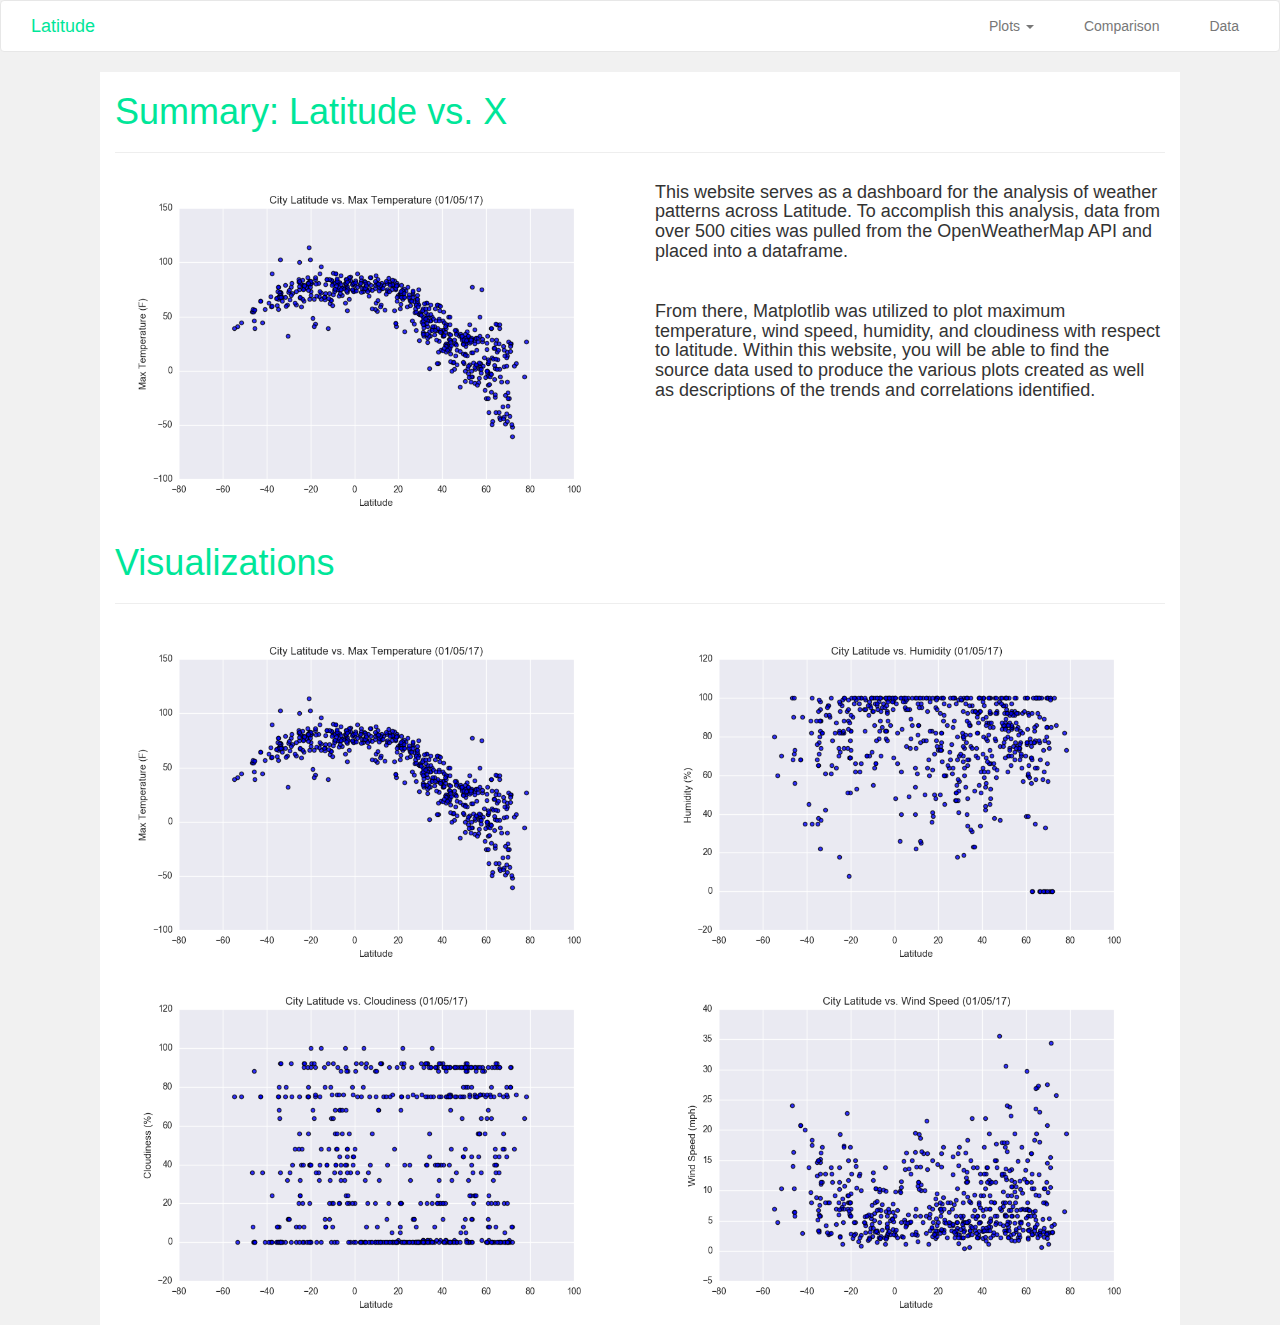
<file: HW12 Web/index.html>
<!DOCTYPE html>
<html lang="en">
<head>
  <meta charset="UTF-8">
  <title>Latitude Analysis</title>
  <link rel="stylesheet" href="https://maxcdn.bootstrapcdn.com/bootstrap/3.3.7/css/bootstrap.min.css">
  <script src="https://ajax.googleapis.com/ajax/libs/jquery/3.3.1/jquery.min.js"></script>
  <script src="https://maxcdn.bootstrapcdn.com/bootstrap/3.3.7/js/bootstrap.min.js"></script>
  <link rel="stylesheet" href="styles.css">
</head>

<body>
  <nav class="navbar navbar-default">
    <div class="container-fluid">
        <div class="collapse navbar-collapse" id="navbar-collapse-1">
            <div class="navbar-header">
                <a class="navbar-brand" href="index.html">Latitude</a>
            </div>

            <ul class="nav navbar-nav navbar-right">
              <li class="dropdown">
                <a href="#" class="dropdown-toggle" data-toggle="dropdown" role="button" aria-haspopup="true" aria-expanded="false">Plots <span class="caret"></span></a>
                <ul class="dropdown-menu">
                    <li><a href="temp.html">Max Temperature</a></li>
                    <li><a href="humid.html">Humidity</a></li>
                    <li><a href="cloud.html">Cloudiness</a></li>
                    <li><a href="wind.html">Wind Speed</a></li>
                  </ul>
                </li>
                <li><a href="comparison.html">Comparison</a></li>
                <li><a href="data.html">Data</a></li>
            </ul>
          </div>
    </div>
  </nav>
  <div class="container-fluid summary-cont">
    <div class="row">
        <div class="col-sm-12">
          <div class="box">
            <h1>Summary: Latitude vs. X</h1>
            <hr>
            <div class="row">
              <div class="col-sm-6">
                  <img src="Resources/assets/images/Fig1.png"  class="summarytemp" alt="Latitude versus Temperature">
              </div>
              <div class="col-md-6">
                <h4>
                  This website serves as a dashboard for the analysis of weather patterns across Latitude. To accomplish this analysis, data from over 500 cities was pulled from the OpenWeatherMap API and placed into a dataframe.
                </h4>
                  <br>
                <h4>
                  From there, Matplotlib was utilized to plot maximum temperature, wind speed, humidity, and cloudiness with respect to latitude. Within this website, you will be able to find the source data used to produce the various plots created as well as descriptions of the trends and correlations identified.
                </h4>
              </div>
            </div>
          </div>
        </div>
    </div>
  </div>
  <div class="container-fluid viz-cont">
    <div class="row">
        <div class="col-sm-12">
            <div class="box">
              <h1>Visualizations</h1>
              <hr>
              <div class="row">
                <div class="col-sm-6">
                  <a href="temp.html"> 
                    <img src="Resources/assets/images/Fig1.png"  class="tempviz" alt="Temperature v Lat">
                  </a>
                </div>
                <div class="col-sm-6">
                    <a href="humid.html"> 
                    <img src="Resources/assets/images/Fig2.png"  class="humidviz" alt="Humidity v Lat">
                    </a>
                </div>
  
              </div>
              <div class="row">
                  <div class="col-sm-6">
                      <a href="cloud.html"> 
                      <img src="Resources/assets/images/Fig3.png"  class="cloudviz" alt="Cloudiness v Lat">
                      </a>
                  </div>
                  <div class="col-sm-6">
                      <a href="wind.html"> 
                      <img src="Resources/assets/images/Fig4.png"  class="windviz" alt="Wind Speed v Lat">
                      </a>
                  </div>
    
                </div>
  
            </div>
        </div>
    </div>
  </div>
</body>

</html>
</file>
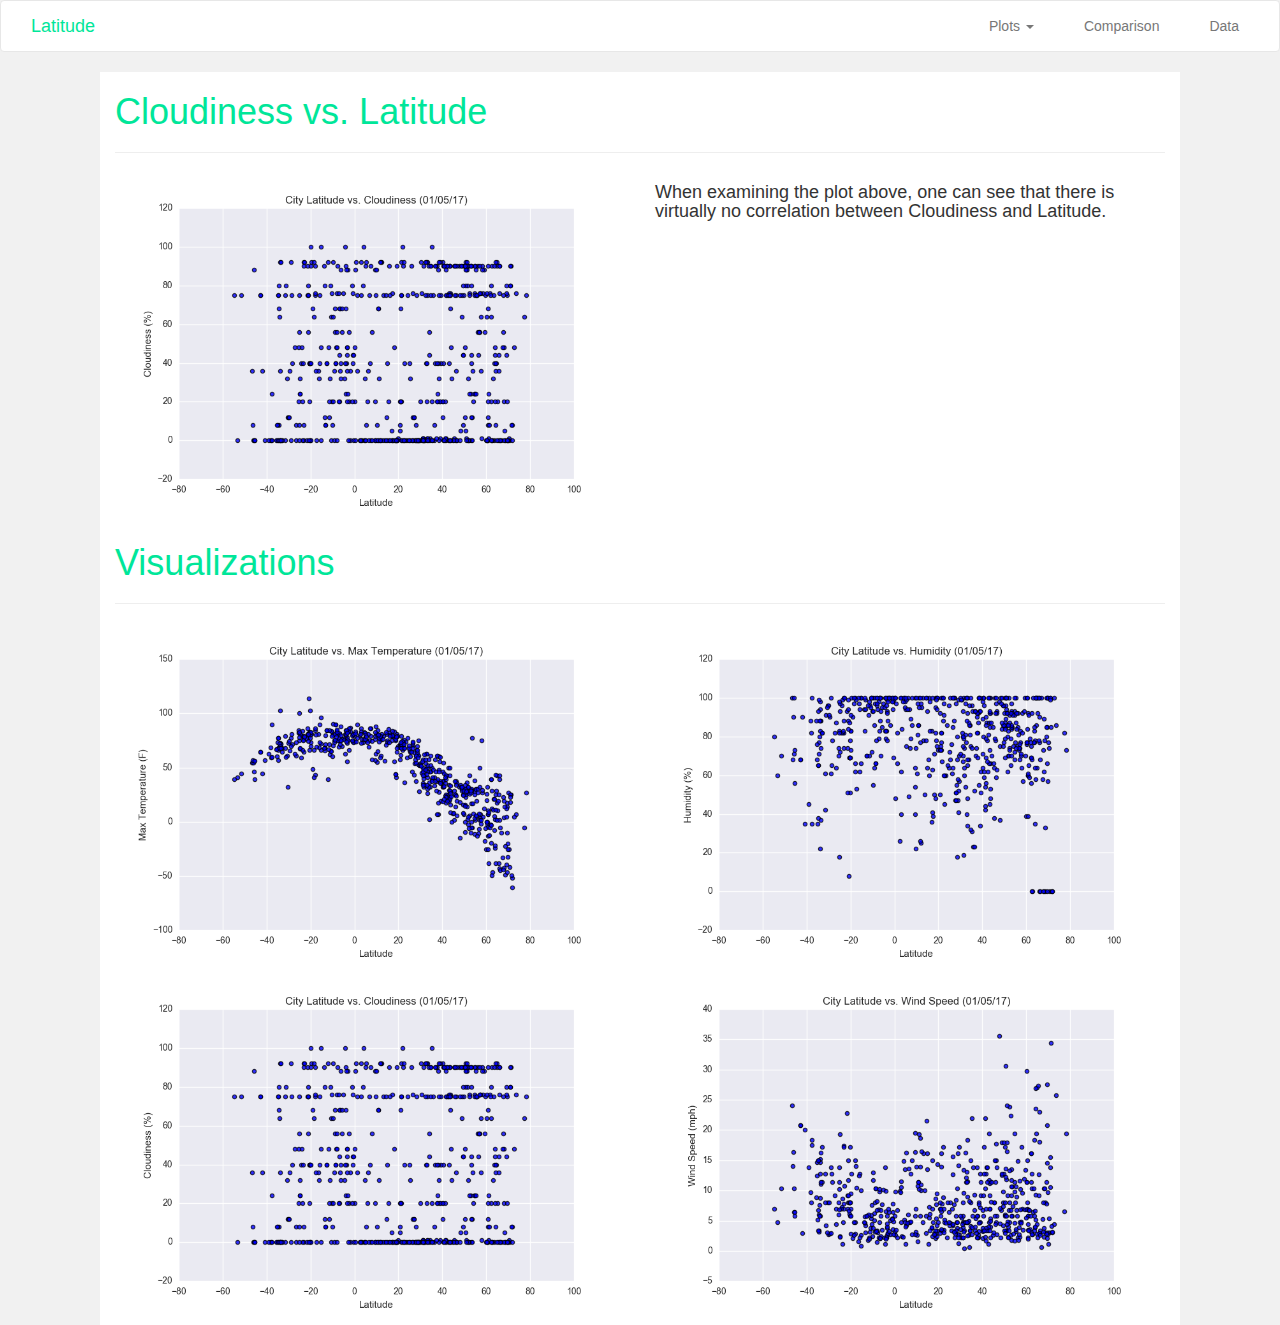
<file: HW12 Web/cloud.html>
<!DOCTYPE html>
<html lang="en">
<head>
  <meta charset="UTF-8">
  <title>Latitude Analysis</title>
  <link rel="stylesheet" href="https://maxcdn.bootstrapcdn.com/bootstrap/3.3.7/css/bootstrap.min.css">
  <script src="https://ajax.googleapis.com/ajax/libs/jquery/3.3.1/jquery.min.js"></script>
  <script src="https://maxcdn.bootstrapcdn.com/bootstrap/3.3.7/js/bootstrap.min.js"></script>
  <link rel="stylesheet" href="styles.css">
</head>

<body>
  <nav class="navbar navbar-default">
    <div class="container-fluid">
        <div class="collapse navbar-collapse" id="bs-example-navbar-collapse-1">
            <div class="navbar-header">
                <a class="navbar-brand" href="index.html">Latitude</a>
            </div> 

            <ul class="nav navbar-nav navbar-right">
              <li class="dropdown">
                <a href="#" class="dropdown-toggle" data-toggle="dropdown" role="button" aria-haspopup="true" aria-expanded="false">Plots <span class="caret"></span></a>
                <ul class="dropdown-menu">
                    <li><a href="temp.html">Max Temperature</a></li>
                    <li><a href="humid.html">Humidity</a></li>
                    <li class="active"><a href="cloud.html">Cloudiness</a></li>
                    <li><a href="wind.html">Wind Speed</a></li>
                  </ul>
                </li>
                <li><a href="comparison.html">Comparison</a></li>
                <li><a href="data.html">Data</a></li>
            </ul>
          </div>
    </div>
  </nav>
  <div class="container-fluid cloudviz-cont">
        <div class="row">
            <div class="col-sm-12">
              <div class="box">
                <h1>Cloudiness vs. Latitude</h1>
                <hr>
                <div class="row">
                  <div class="col-sm-6">
                      <img src="Resources/assets/images/Fig3.png"  class="summarycloud" alt="Cloudiness v Lat">
                  </div>
                  <div class="col-sm-6">
                    <h4>
                    When examining the plot above, one can see that there is virtually no correlation between Cloudiness and Latitude.
                    </h4>

                  </div>
                </div>
              </div>
            </div>
        </div>
      </div>
      <div class="container-fluid viz-cont-cloud">
            <div class="row">
                <div class="col-sm-12">
                    <div class="box">
                      <h1>Visualizations</h1>
                      <hr>
                      <div class="row">
                        <div class="col-sm-6">
                          <a href="temp.html"> 
                            <img src="Resources/assets/images/Fig1.png"  class="tempviz" alt="Temperature v Lat">
                          </a>
                        </div>
                        <div class="col-sm-6">
                            <a href="humid.html"> 
                            <img src="Resources/assets/images/Fig2.png"  class="humidviz" alt="Humidity v Lat">
                            </a>
                        </div>
          
                      </div>
                      <div class="row">
                          <div class="col-sm-6">
                              <a href="cloud.html"> 
                              <img src="Resources/assets/images/Fig3.png"  class="cloudviz" alt="Cloudiness v Lat">
                              </a>
                          </div>
                          <div class="col-sm-6">
                              <a href="wind.html"> 
                              <img src="Resources/assets/images/Fig4.png"  class="windviz" alt="Wind Speed v Lat">
                              </a>
                          </div>
            
                        </div>
          
                    </div>
                </div>
            </div>
          </div>
  
</body>

</html>
</file>
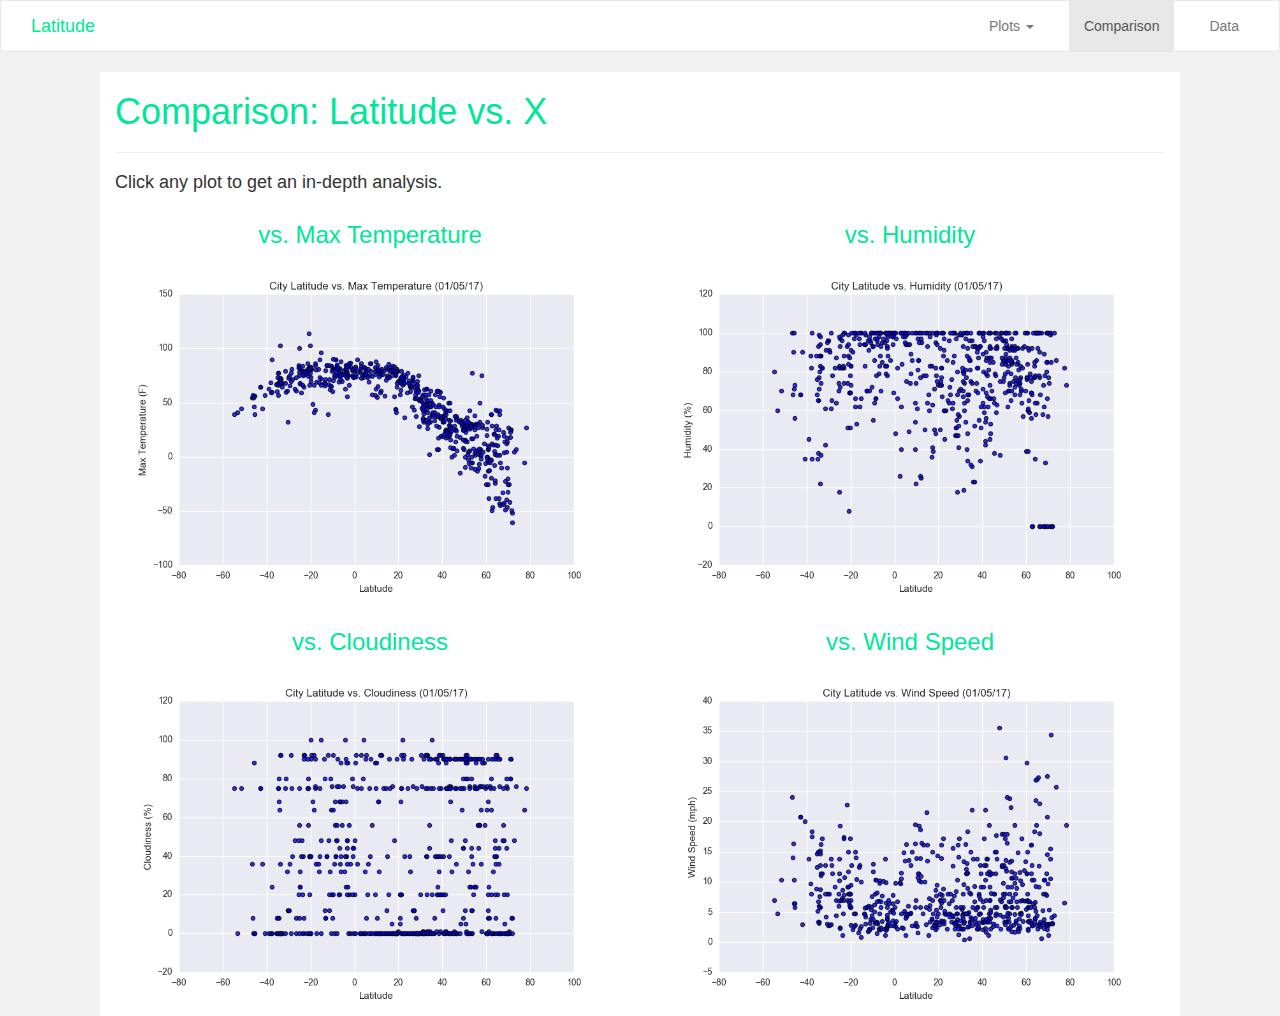
<file: HW12 Web/comparison.html>
<!DOCTYPE html>
<html lang="en">
<head>
  <meta charset="UTF-8">
  <title>Latitude Analysis</title>
  <link rel="stylesheet" href="https://maxcdn.bootstrapcdn.com/bootstrap/3.3.7/css/bootstrap.min.css">
  <script src="https://ajax.googleapis.com/ajax/libs/jquery/3.3.1/jquery.min.js"></script>
  <script src="https://maxcdn.bootstrapcdn.com/bootstrap/3.3.7/js/bootstrap.min.js"></script>
  <link rel="stylesheet" href="styles.css">
</head>

<body>
  <nav class="navbar navbar-default">
    <div class="container-fluid">
        <div class="collapse navbar-collapse" id="bs-example-navbar-collapse-1">
            <div class="navbar-header">
                <a class="navbar-brand" href="index.html">Latitude</a>
            </div>

            <ul class="nav navbar-nav navbar-right">
              <li class="dropdown">
                <a href="#" class="dropdown-toggle" data-toggle="dropdown" role="button" aria-haspopup="true" aria-expanded="false">Plots <span class="caret"></span></a>
                <ul class="dropdown-menu">
                    <li><a href="temp.html">Max Temperature</a></li>
                    <li><a href="humid.html">Humidity</a></li>
                    <li><a href="cloud.html">Cloudiness</a></li>
                    <li><a href="wind.html">Wind Speed</a></li>
                  </ul>
                </li>
                <li class="active"><a href="comparison.html">Comparison</a></li>
                <li><a href="data.html">Data</a></li>
            </ul>
          </div>
    </div>
  </nav>
  <div class="container-fluid viz-cont">
        <div class="row">
            <div class="col-sm-12">
                <div class="box">
                  <h1>Comparison: Latitude vs. X</h1>
                  <hr>
                  <h4>Click any plot to get an in-depth analysis.</h4>
                  <div class="row">
                    <div class="col-sm-6">
                        <h3 class="comp-text"><center>vs. Max Temperature</center></h3>
                      <a href="temp.html"> 
                        <img src="Resources/assets/images/Fig1.png"  class="tempviz" alt="Temperature v Lat">
                      </a>
                    </div>
                    <div class="col-sm-6">
                            <h3 class="comp-text"><center>vs. Humidity</center></h3>
                        <a href="humid.html"> 
                        <img src="Resources/assets/images/Fig2.png"  class="humidviz" alt="Humidity v Lat">
                        </a>
                    </div>
      
                  </div>
                  <div class="row">
                      <div class="col-sm-6">
                            <h3 class="comp-text"><center>vs. Cloudiness</center></h3>
                          <a href="cloud.html"> 
                          <img src="Resources/assets/images/Fig3.png"  class="cloudviz" alt="Cloudiness v Lat">
                          </a>
                      </div>
                      <div class="col-sm-6">
                            <h3 class="comp-text"><center>vs. Wind Speed</center></h3>
                          <a href="wind.html"> 
                          <img src="Resources/assets/images/Fig4.png"  class="windviz" alt="Wind Speed v Lat">
                          </a>
                      </div>
        
                    </div>
      
                </div>
            </div>
        </div>
      </div>
  
</body>

</html>
</file>
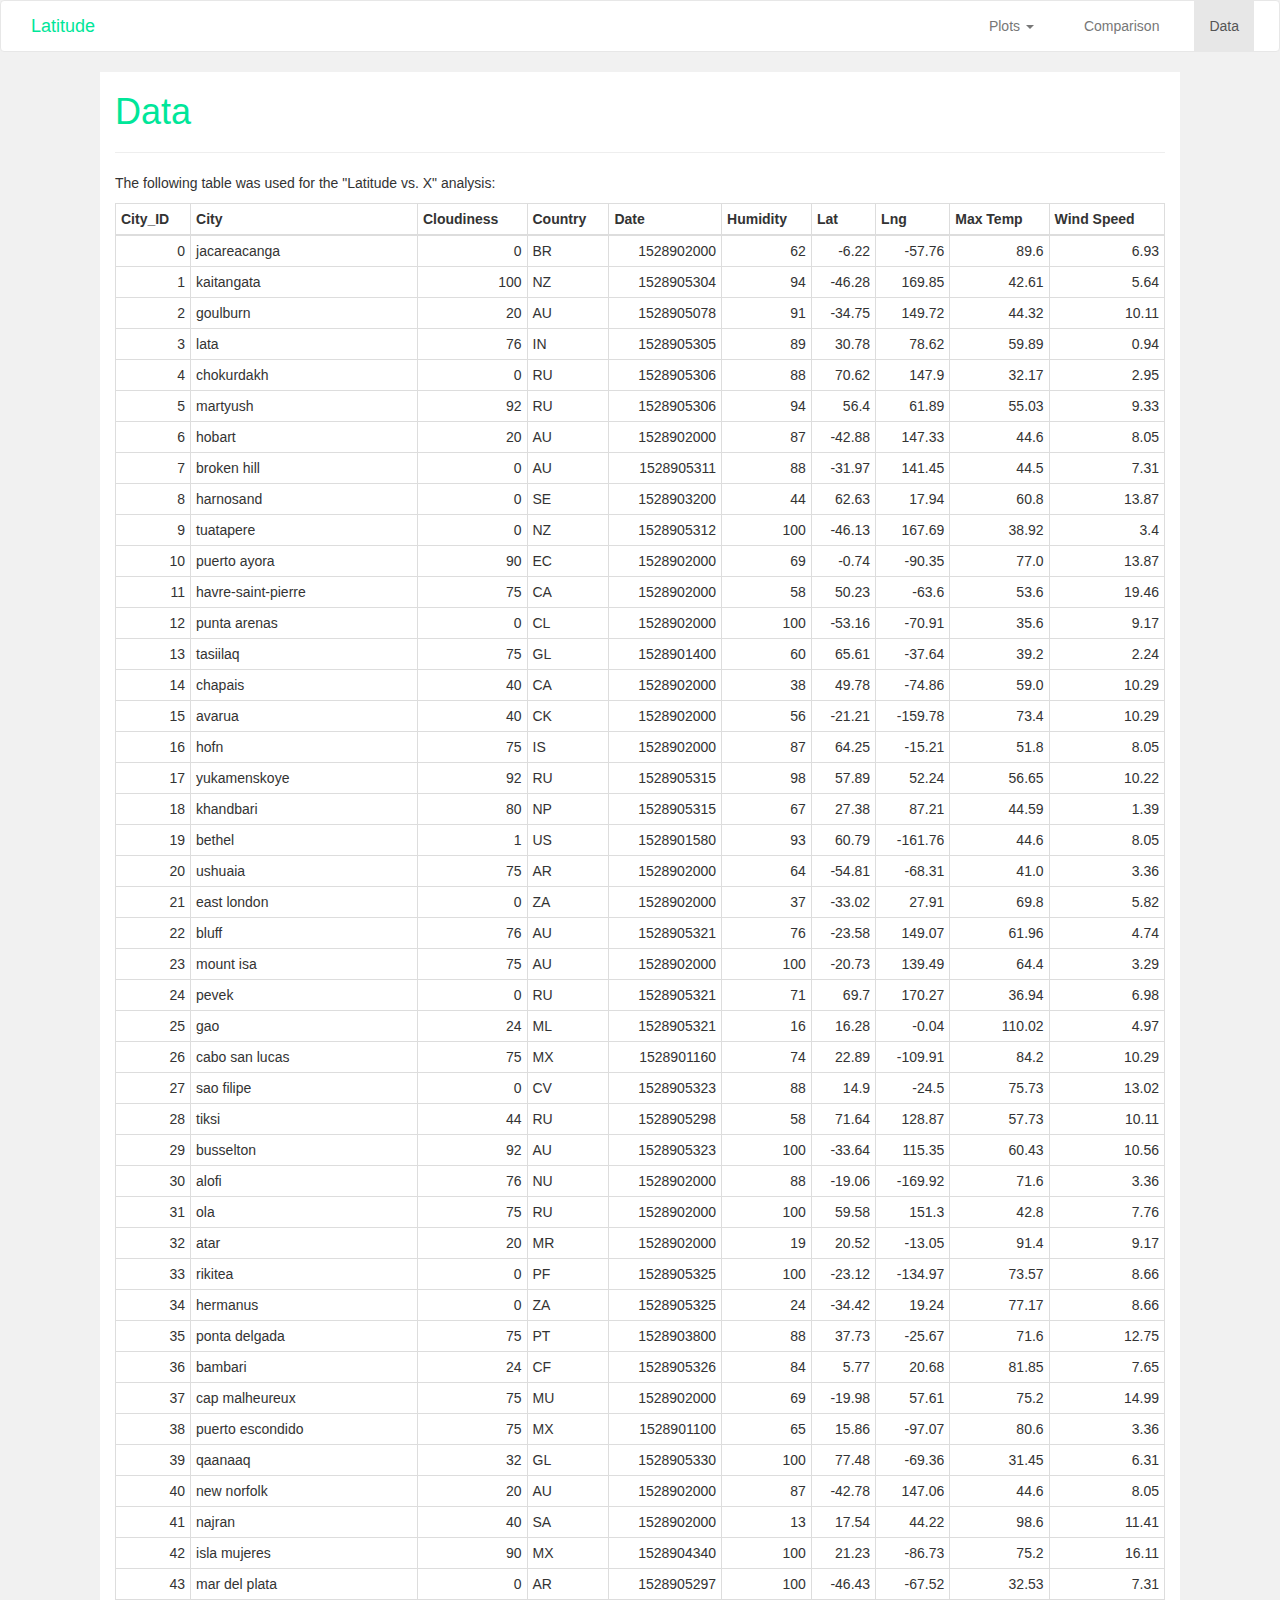
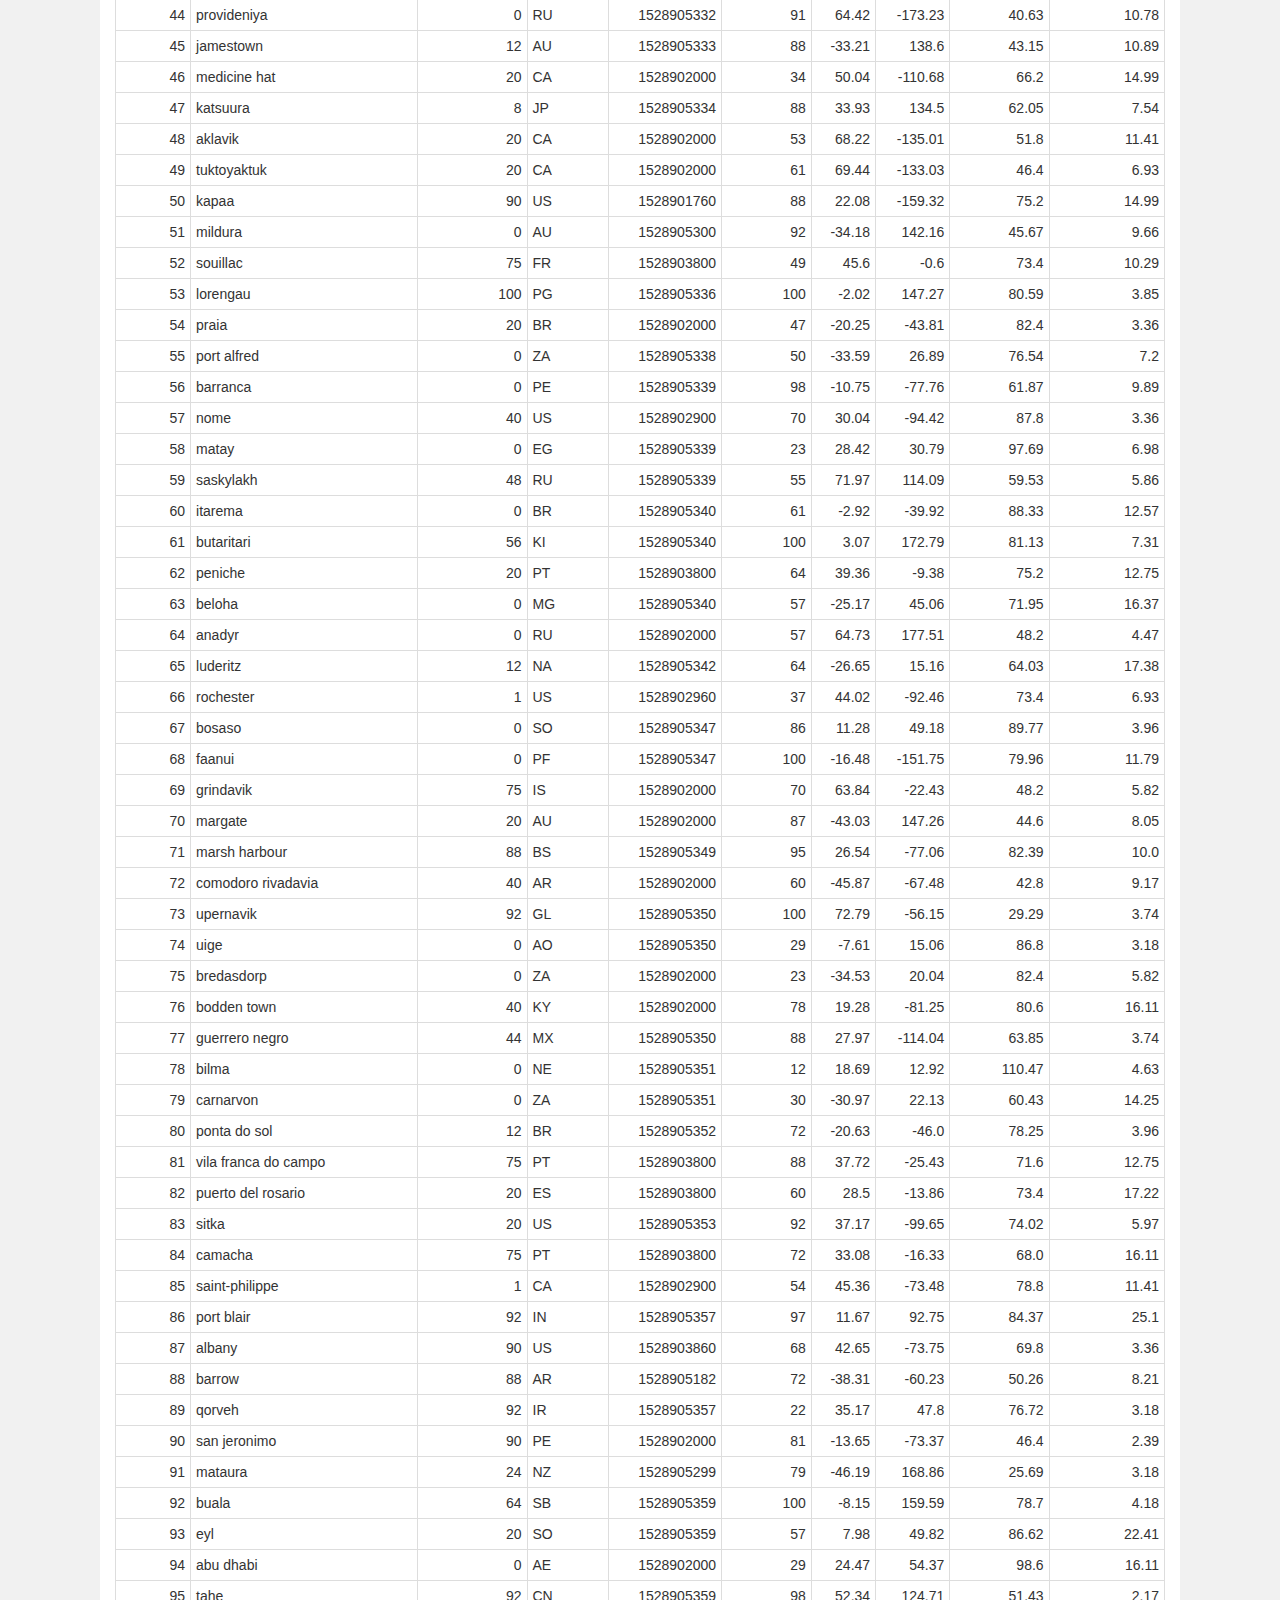
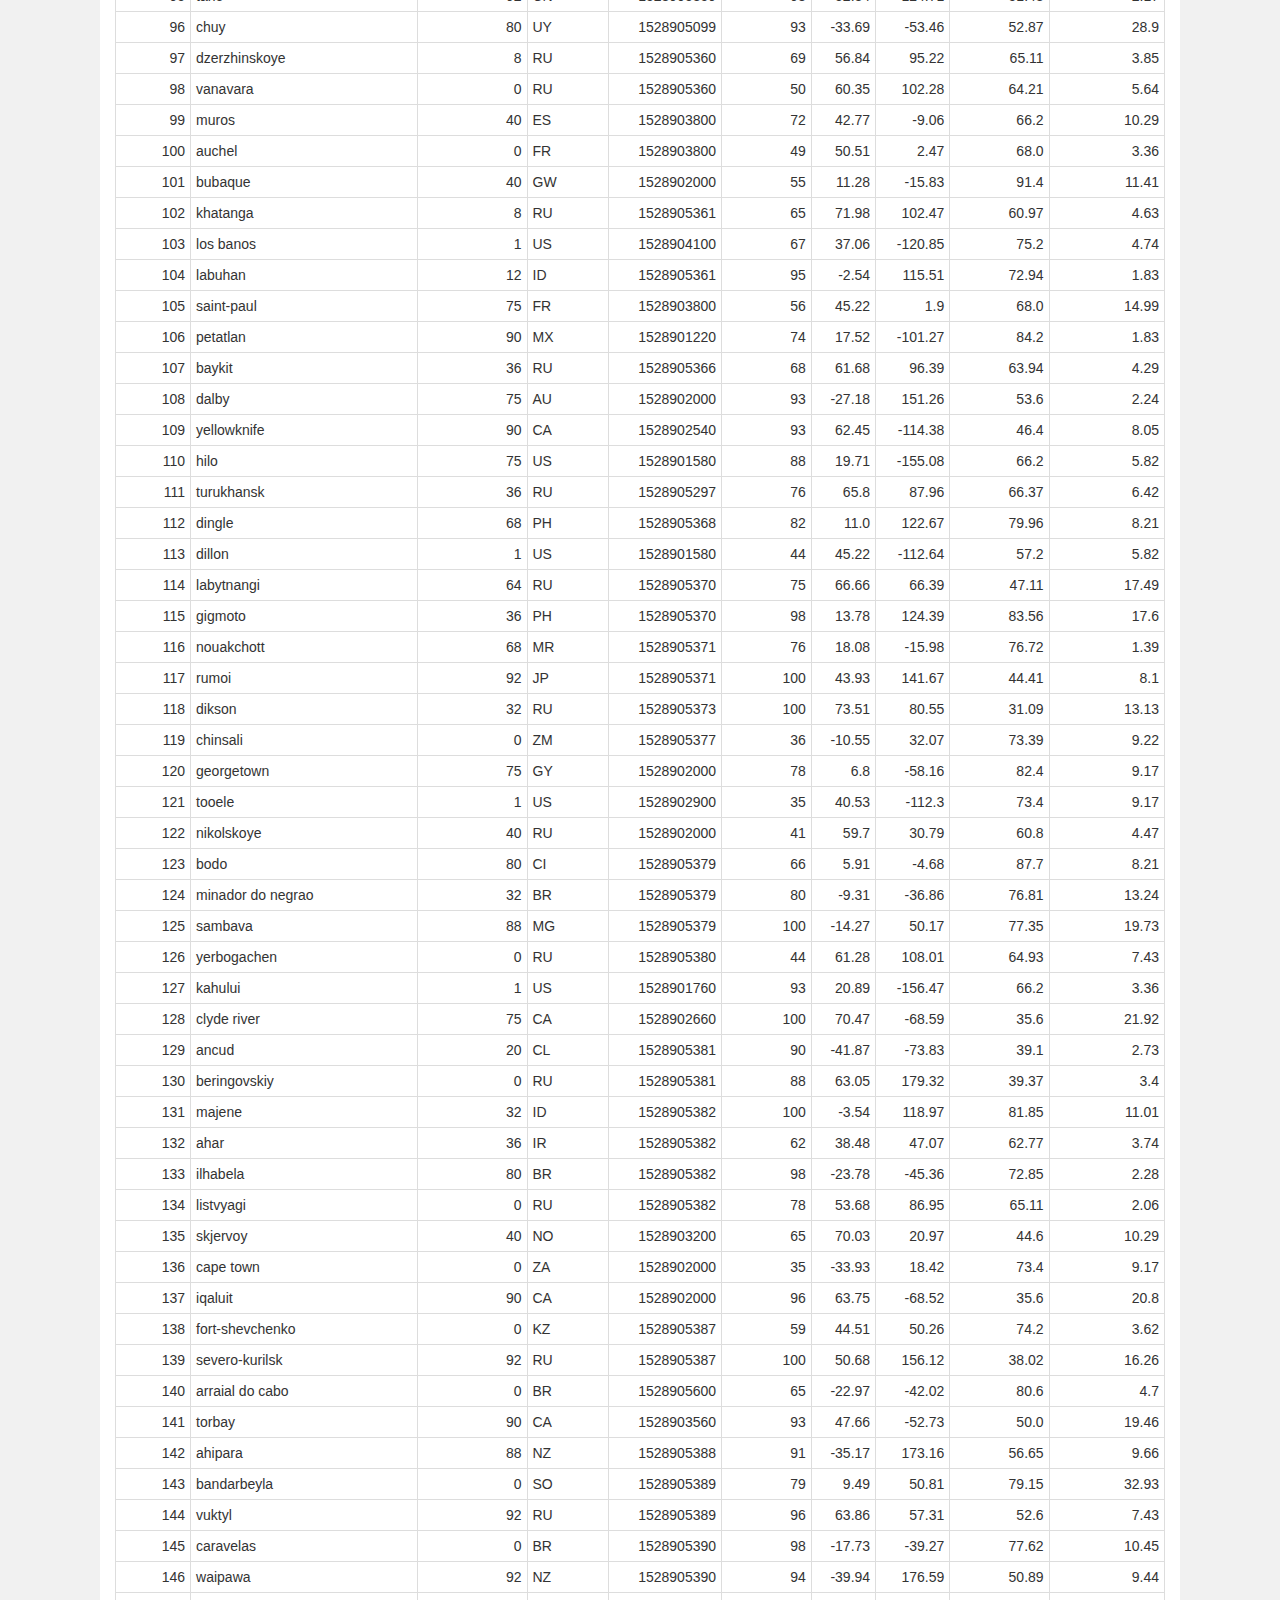
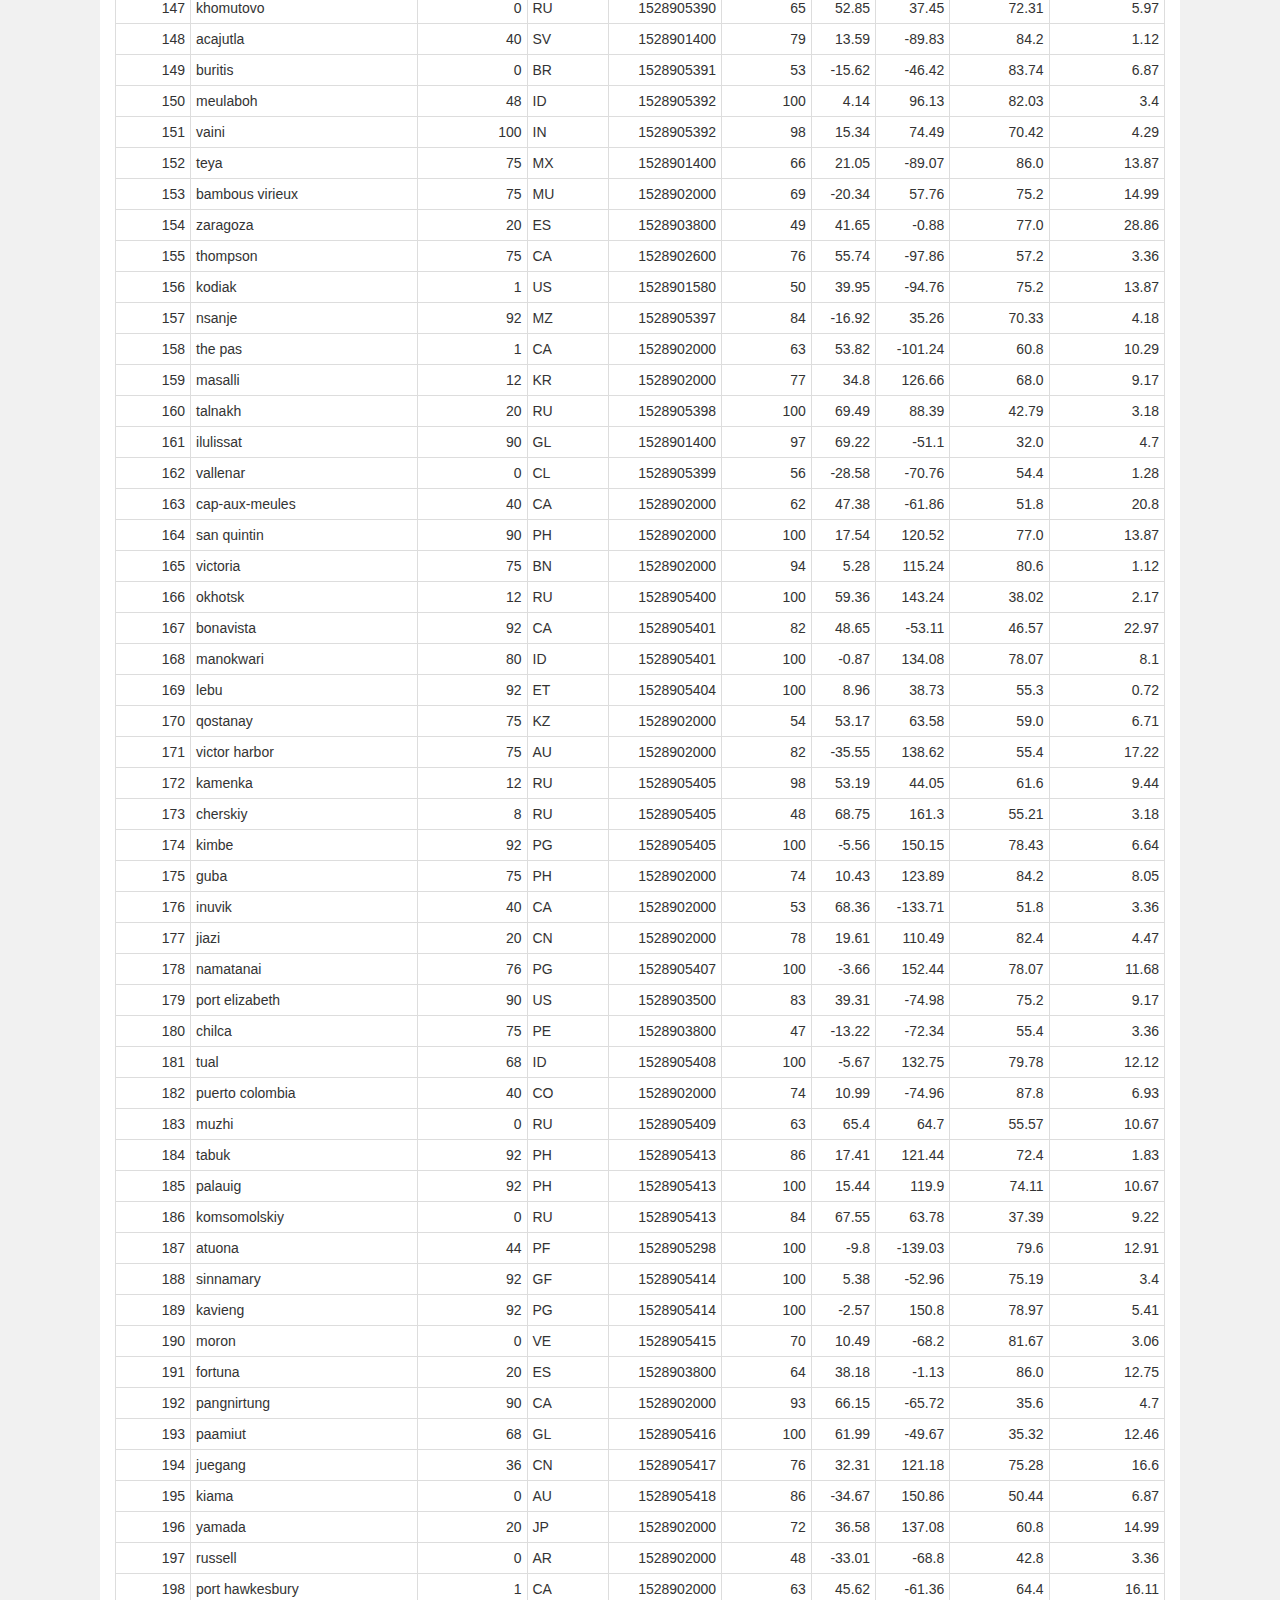
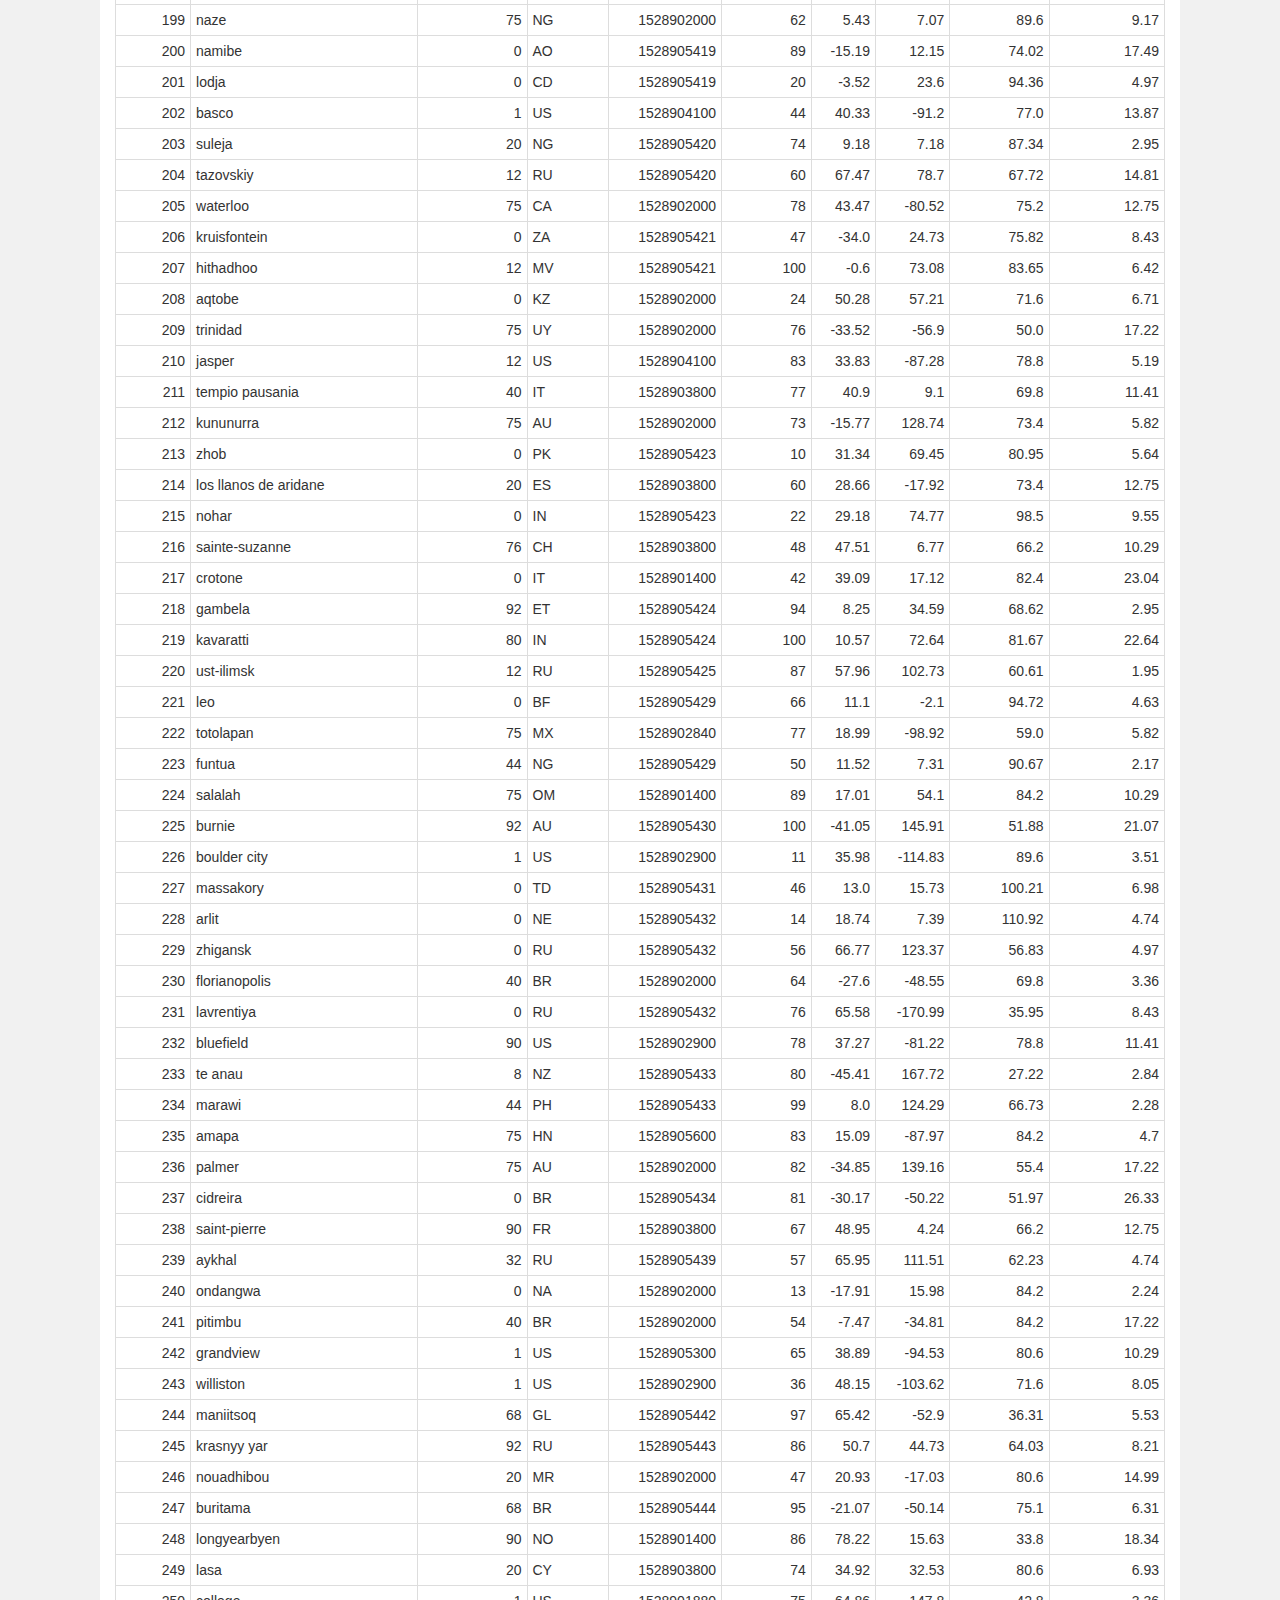
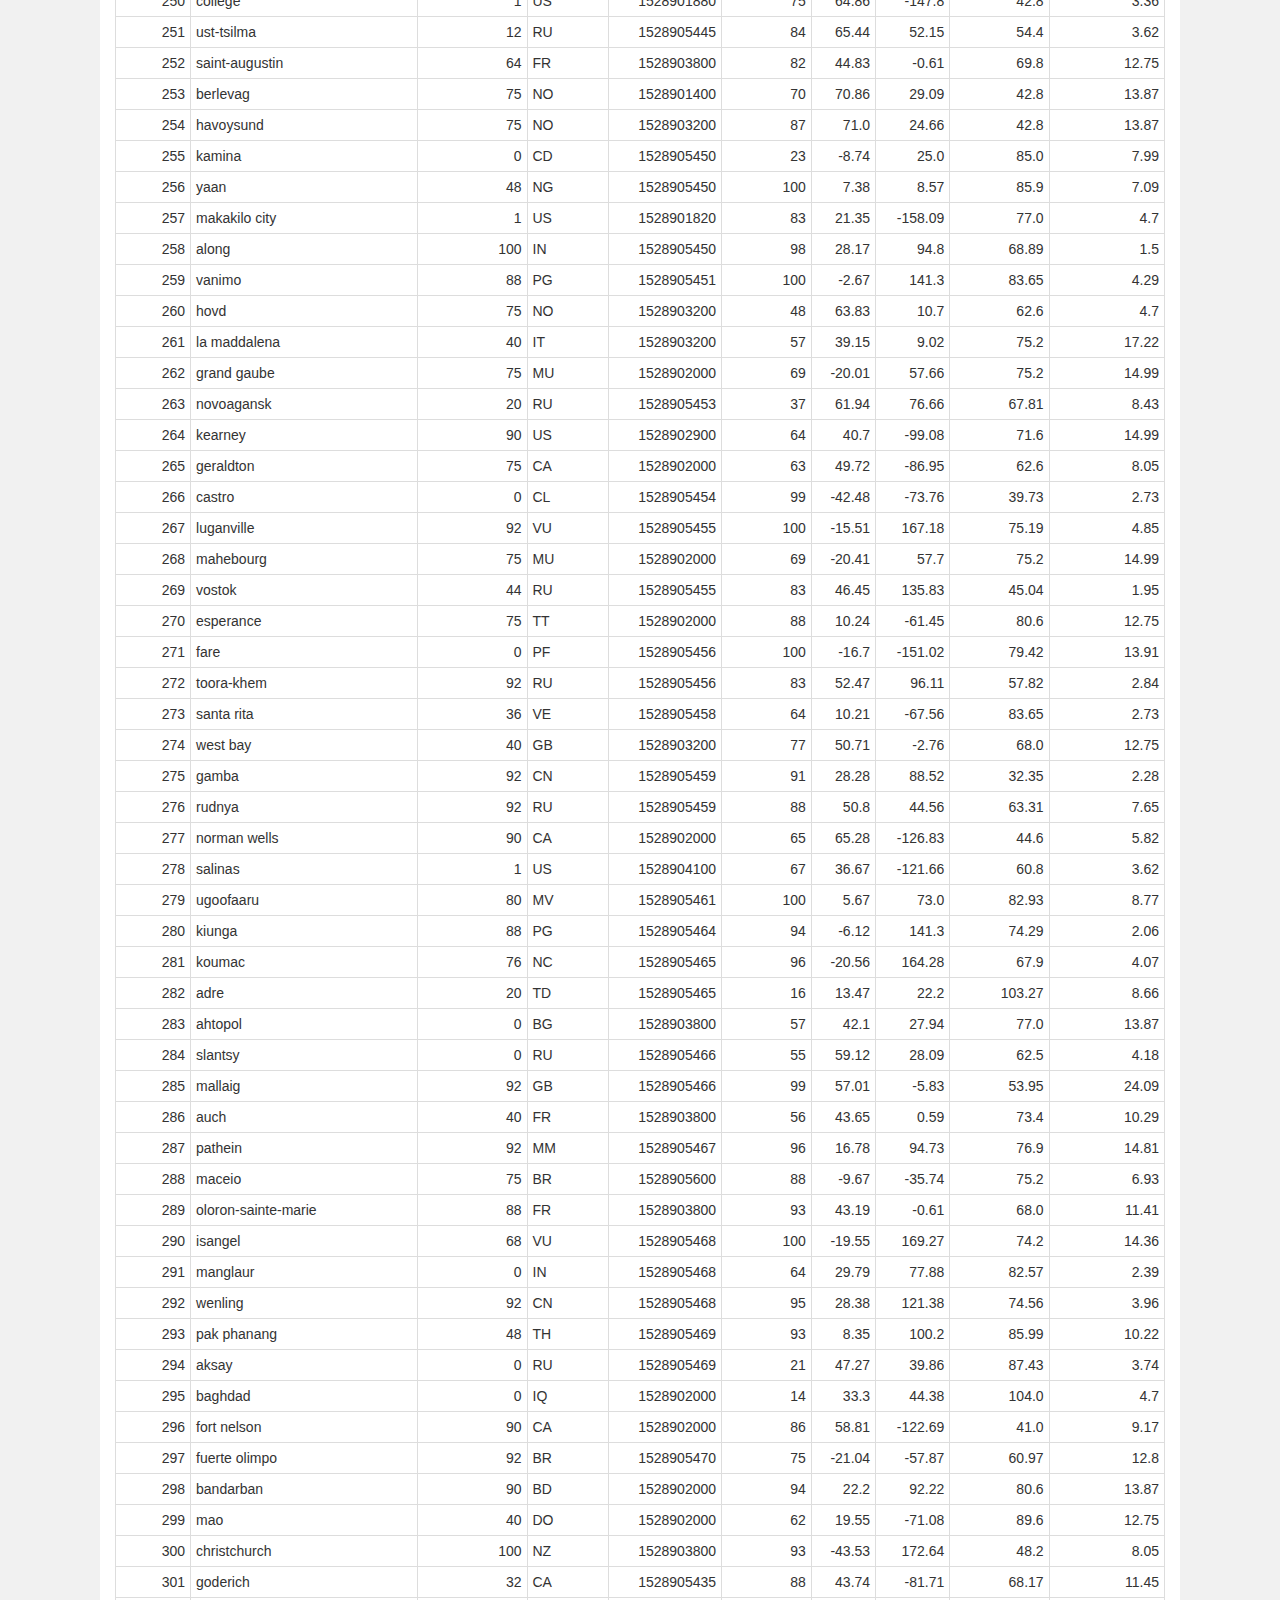
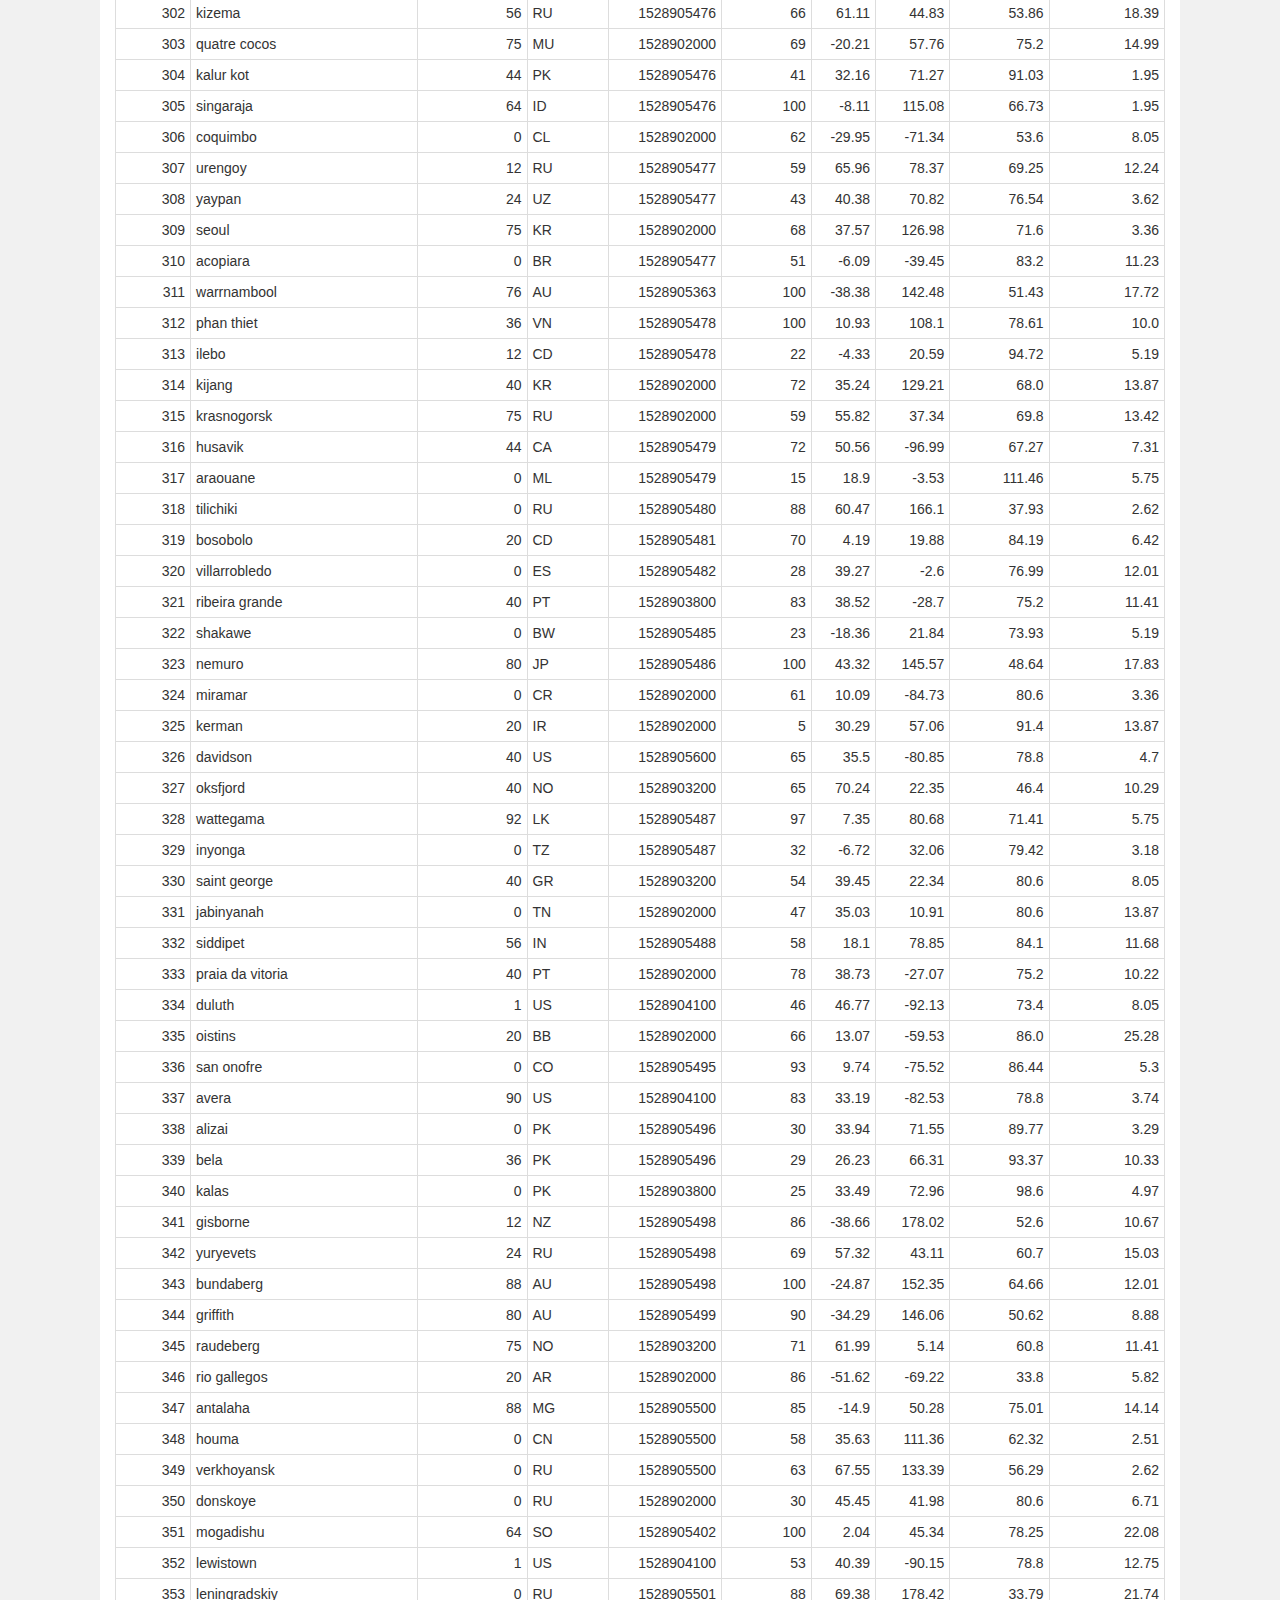
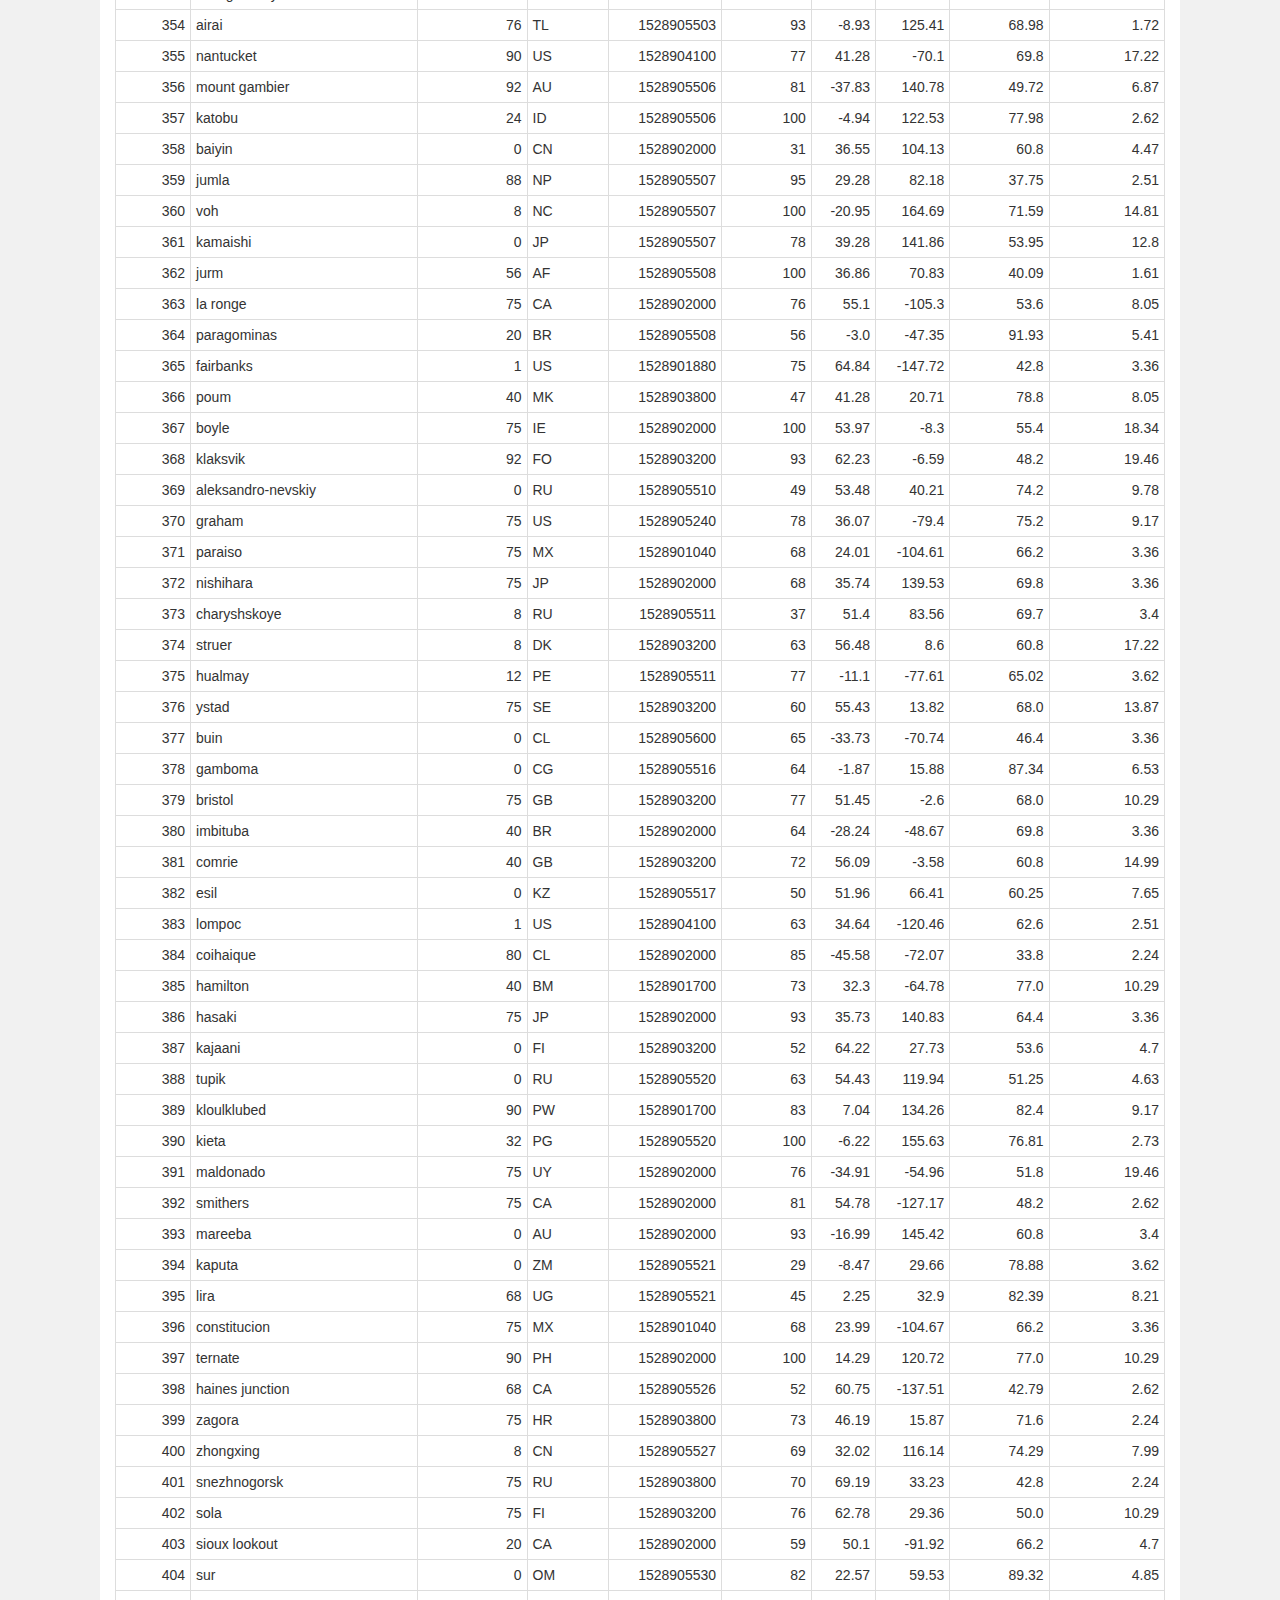
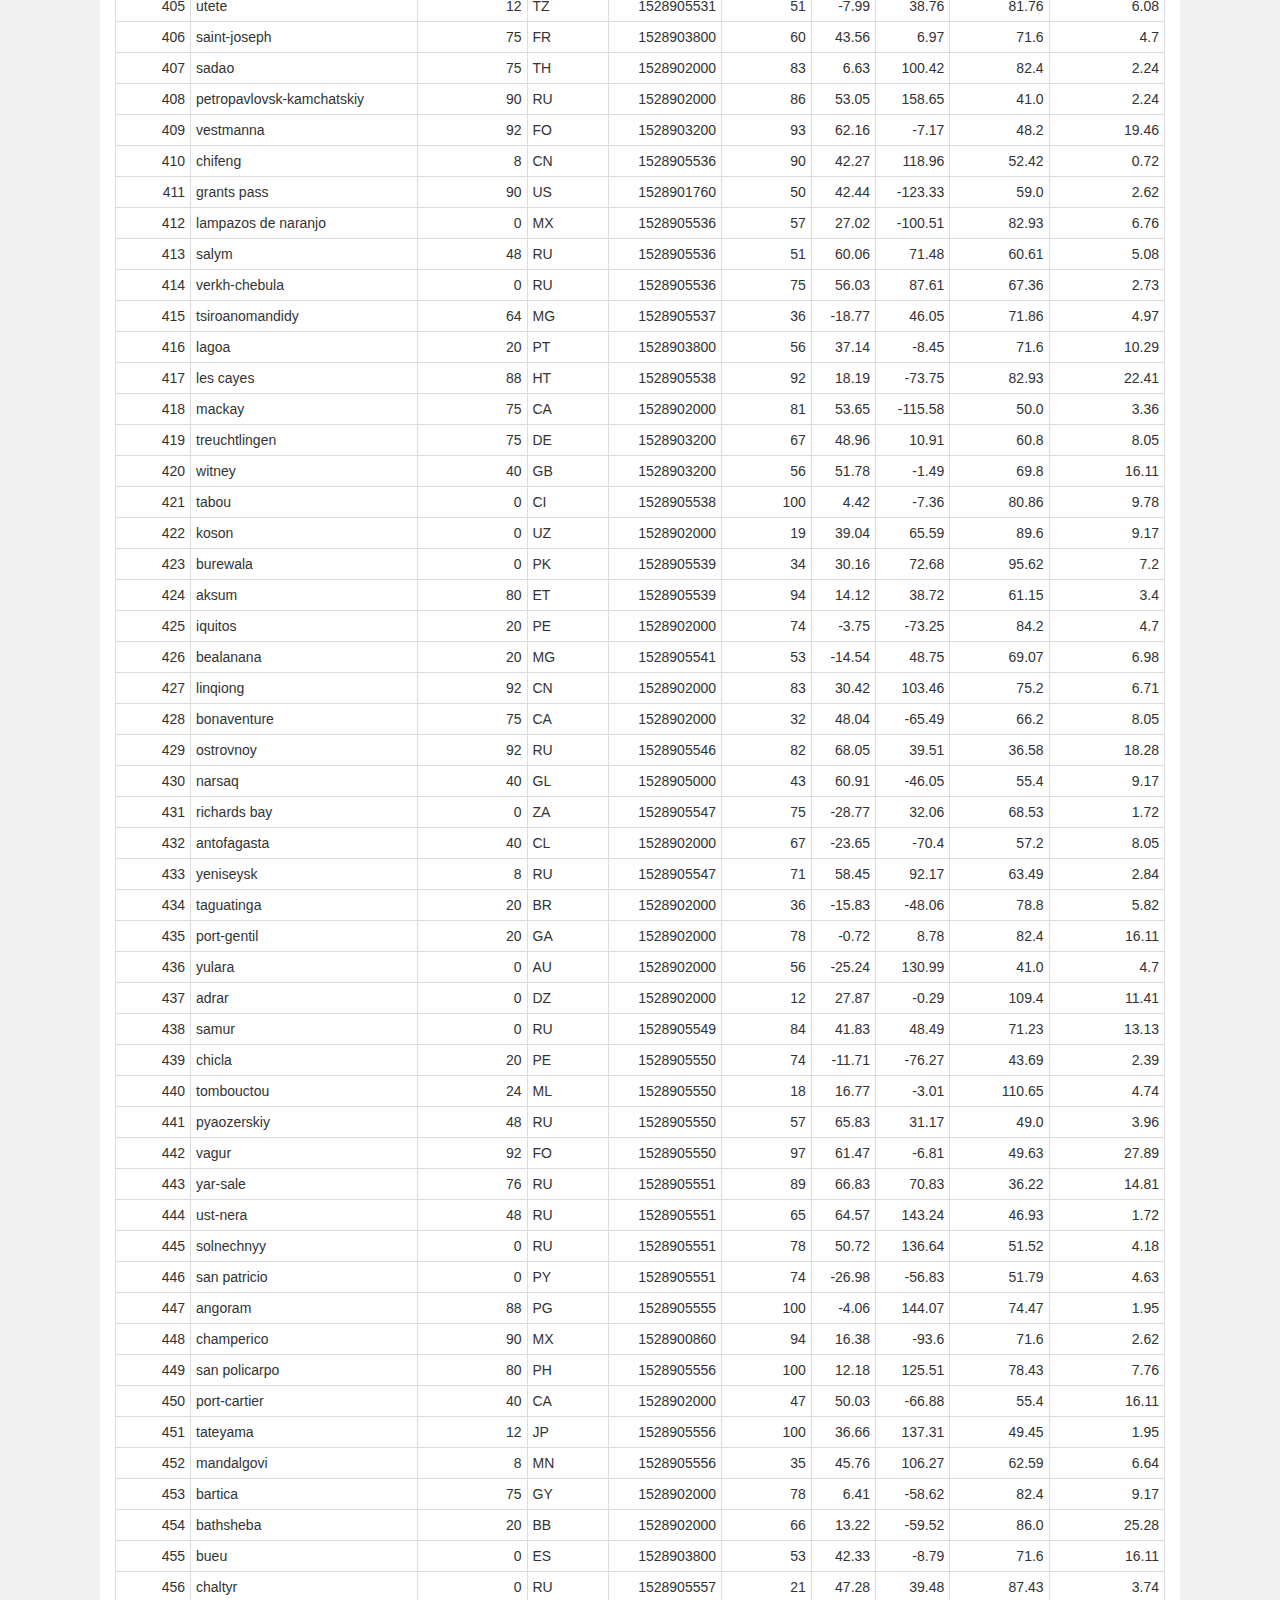
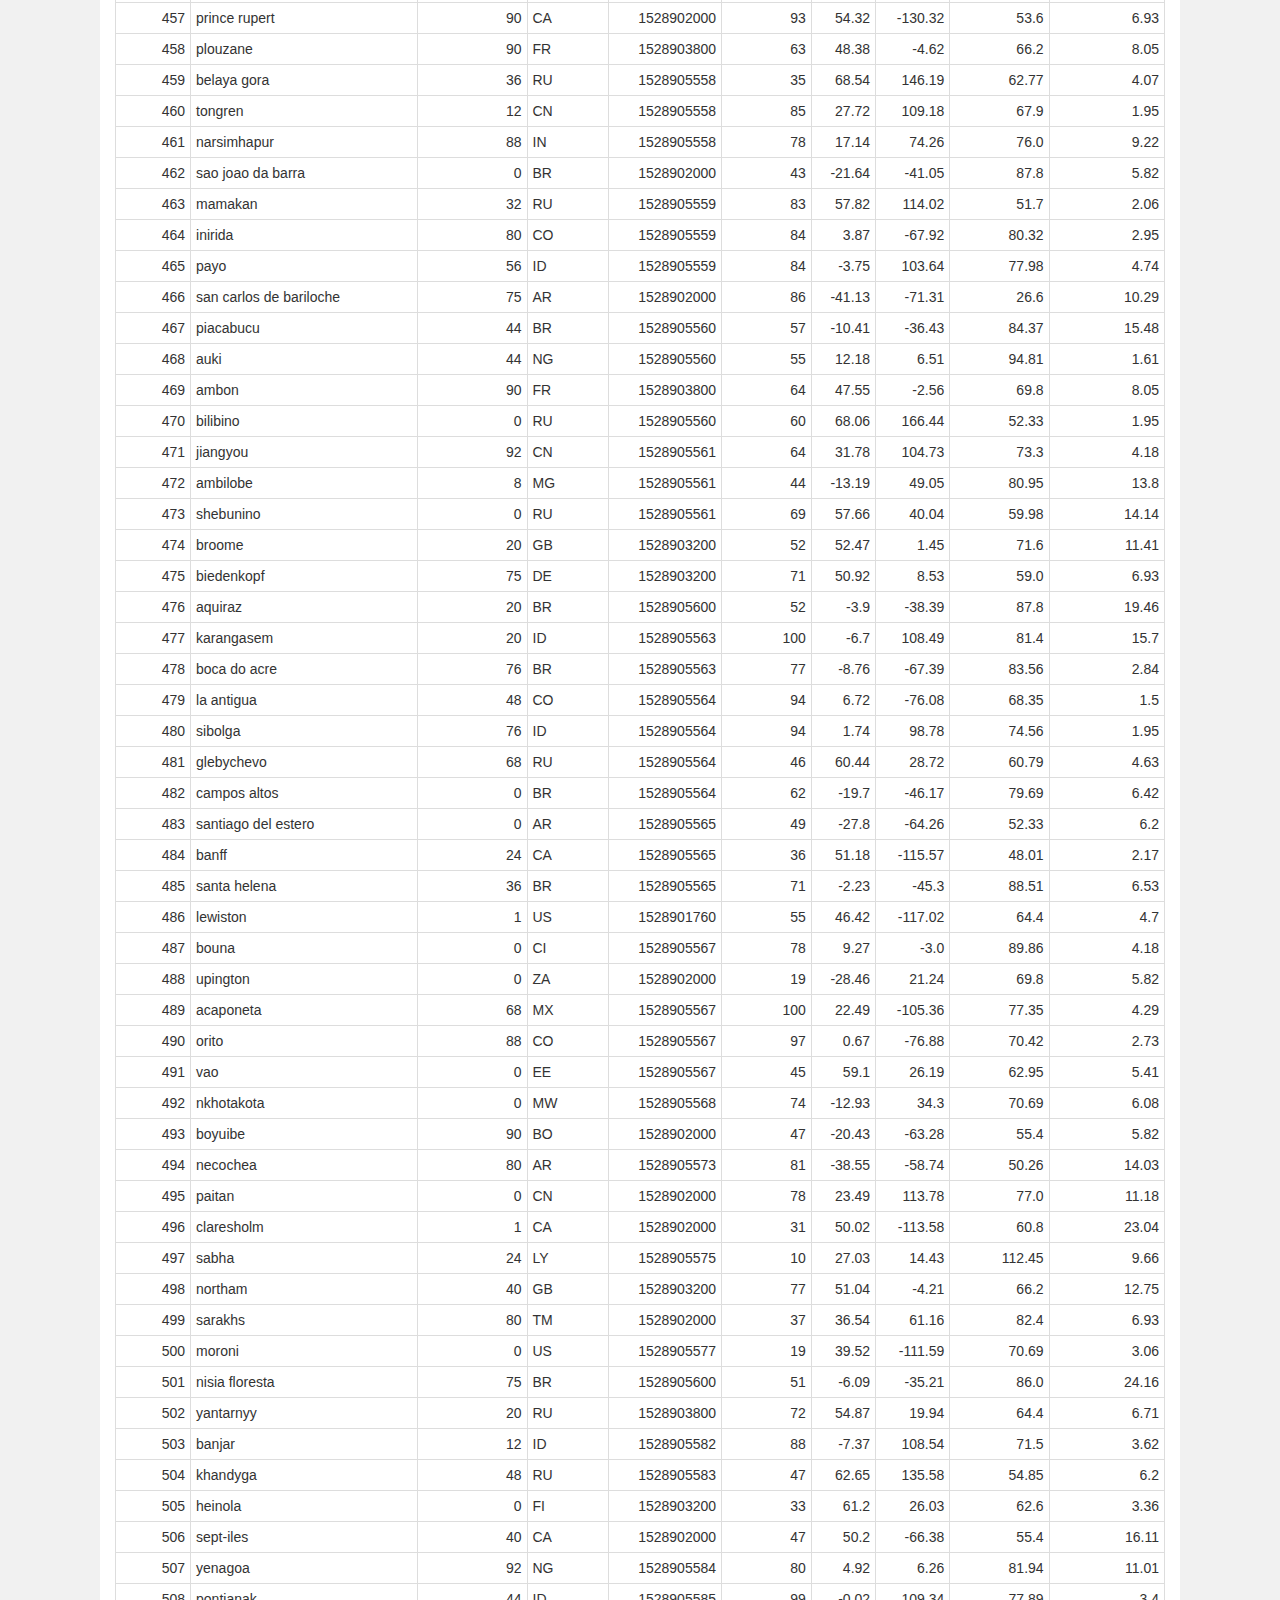
<file: HW12 Web/data.html>
<!DOCTYPE html>
<html lang="en">
<head>
  <meta charset="UTF-8">
  <title>Latitude Analysis</title>
  <link rel="stylesheet" href="https://maxcdn.bootstrapcdn.com/bootstrap/3.3.7/css/bootstrap.min.css">
  <script src="https://ajax.googleapis.com/ajax/libs/jquery/3.3.1/jquery.min.js"></script>
  <script src="https://maxcdn.bootstrapcdn.com/bootstrap/3.3.7/js/bootstrap.min.js"></script>
  <link rel="stylesheet" href="styles.css">
</head>

<body>
  <nav class="navbar navbar-default">
    <div class="container-fluid">
        <div class="collapse navbar-collapse" id="bs-example-navbar-collapse-1">
            <div class="navbar-header">
                <a class="navbar-brand" href="index.html">Latitude</a>
            </div>

            <ul class="nav navbar-nav navbar-right">
              <li class="dropdown">
                <a href="#" class="dropdown-toggle" data-toggle="dropdown" role="button" aria-haspopup="true" aria-expanded="false">Plots <span class="caret"></span></a>
                <ul class="dropdown-menu">
                    <li><a href="temp.html">Max Temperature</a></li>
                    <li><a href="humid.html">Humidity</a></li>
                    <li><a href="cloud.html">Cloudiness</a></li>
                    <li><a href="wind.html">Wind Speed</a></li>
                  </ul>
                </li>
                <li><a href="comparison.html">Comparison</a></li>
                <li class="active"><a href="data.html">Data</a></li>
            </ul>
          </div>
    </div>
  </nav>

  <div class="container-fluid data-cont">
      <h1>Data</h1>
      <hr>
      <p>The following table was used for the "Latitude vs. X" analysis:</p>

      <table class="table table-bordered table-hover table-condensed">
            <thead><tr>
            <th title="Field #1">City_ID</th>
            <th title="Field #2">City</th>
            <th title="Field #3">Cloudiness</th>
            <th title="Field #4">Country</th>
            <th title="Field #5">Date</th>
            <th title="Field #6">Humidity</th>
            <th title="Field #7">Lat</th>
            <th title="Field #8">Lng</th>
            <th title="Field #9">Max Temp</th>
            <th title="Field #10">Wind Speed</th>
            </tr>
            </thead>
            <tbody><tr>
            <td align="right">0</td>
            <td>jacareacanga</td>
            <td align="right">0</td>
            <td>BR</td>
            <td align="right">1528902000</td>
            <td align="right">62</td>
            <td align="right">-6.22</td>
            <td align="right">-57.76</td>
            <td align="right">89.6</td>
            <td align="right">6.93</td>
            </tr>
            <tr>
            <td align="right">1</td>
            <td>kaitangata</td>
            <td align="right">100</td>
            <td>NZ</td>
            <td align="right">1528905304</td>
            <td align="right">94</td>
            <td align="right">-46.28</td>
            <td align="right">169.85</td>
            <td align="right">42.61</td>
            <td align="right">5.64</td>
            </tr>
            <tr>
            <td align="right">2</td>
            <td>goulburn</td>
            <td align="right">20</td>
            <td>AU</td>
            <td align="right">1528905078</td>
            <td align="right">91</td>
            <td align="right">-34.75</td>
            <td align="right">149.72</td>
            <td align="right">44.32</td>
            <td align="right">10.11</td>
            </tr>
            <tr>
            <td align="right">3</td>
            <td>lata</td>
            <td align="right">76</td>
            <td>IN</td>
            <td align="right">1528905305</td>
            <td align="right">89</td>
            <td align="right">30.78</td>
            <td align="right">78.62</td>
            <td align="right">59.89</td>
            <td align="right">0.94</td>
            </tr>
            <tr>
            <td align="right">4</td>
            <td>chokurdakh</td>
            <td align="right">0</td>
            <td>RU</td>
            <td align="right">1528905306</td>
            <td align="right">88</td>
            <td align="right">70.62</td>
            <td align="right">147.9</td>
            <td align="right">32.17</td>
            <td align="right">2.95</td>
            </tr>
            <tr>
            <td align="right">5</td>
            <td>martyush</td>
            <td align="right">92</td>
            <td>RU</td>
            <td align="right">1528905306</td>
            <td align="right">94</td>
            <td align="right">56.4</td>
            <td align="right">61.89</td>
            <td align="right">55.03</td>
            <td align="right">9.33</td>
            </tr>
            <tr>
            <td align="right">6</td>
            <td>hobart</td>
            <td align="right">20</td>
            <td>AU</td>
            <td align="right">1528902000</td>
            <td align="right">87</td>
            <td align="right">-42.88</td>
            <td align="right">147.33</td>
            <td align="right">44.6</td>
            <td align="right">8.05</td>
            </tr>
            <tr>
            <td align="right">7</td>
            <td>broken hill</td>
            <td align="right">0</td>
            <td>AU</td>
            <td align="right">1528905311</td>
            <td align="right">88</td>
            <td align="right">-31.97</td>
            <td align="right">141.45</td>
            <td align="right">44.5</td>
            <td align="right">7.31</td>
            </tr>
            <tr>
            <td align="right">8</td>
            <td>harnosand</td>
            <td align="right">0</td>
            <td>SE</td>
            <td align="right">1528903200</td>
            <td align="right">44</td>
            <td align="right">62.63</td>
            <td align="right">17.94</td>
            <td align="right">60.8</td>
            <td align="right">13.87</td>
            </tr>
            <tr>
            <td align="right">9</td>
            <td>tuatapere</td>
            <td align="right">0</td>
            <td>NZ</td>
            <td align="right">1528905312</td>
            <td align="right">100</td>
            <td align="right">-46.13</td>
            <td align="right">167.69</td>
            <td align="right">38.92</td>
            <td align="right">3.4</td>
            </tr>
            <tr>
            <td align="right">10</td>
            <td>puerto ayora</td>
            <td align="right">90</td>
            <td>EC</td>
            <td align="right">1528902000</td>
            <td align="right">69</td>
            <td align="right">-0.74</td>
            <td align="right">-90.35</td>
            <td align="right">77.0</td>
            <td align="right">13.87</td>
            </tr>
            <tr>
            <td align="right">11</td>
            <td>havre-saint-pierre</td>
            <td align="right">75</td>
            <td>CA</td>
            <td align="right">1528902000</td>
            <td align="right">58</td>
            <td align="right">50.23</td>
            <td align="right">-63.6</td>
            <td align="right">53.6</td>
            <td align="right">19.46</td>
            </tr>
            <tr>
            <td align="right">12</td>
            <td>punta arenas</td>
            <td align="right">0</td>
            <td>CL</td>
            <td align="right">1528902000</td>
            <td align="right">100</td>
            <td align="right">-53.16</td>
            <td align="right">-70.91</td>
            <td align="right">35.6</td>
            <td align="right">9.17</td>
            </tr>
            <tr>
            <td align="right">13</td>
            <td>tasiilaq</td>
            <td align="right">75</td>
            <td>GL</td>
            <td align="right">1528901400</td>
            <td align="right">60</td>
            <td align="right">65.61</td>
            <td align="right">-37.64</td>
            <td align="right">39.2</td>
            <td align="right">2.24</td>
            </tr>
            <tr>
            <td align="right">14</td>
            <td>chapais</td>
            <td align="right">40</td>
            <td>CA</td>
            <td align="right">1528902000</td>
            <td align="right">38</td>
            <td align="right">49.78</td>
            <td align="right">-74.86</td>
            <td align="right">59.0</td>
            <td align="right">10.29</td>
            </tr>
            <tr>
            <td align="right">15</td>
            <td>avarua</td>
            <td align="right">40</td>
            <td>CK</td>
            <td align="right">1528902000</td>
            <td align="right">56</td>
            <td align="right">-21.21</td>
            <td align="right">-159.78</td>
            <td align="right">73.4</td>
            <td align="right">10.29</td>
            </tr>
            <tr>
            <td align="right">16</td>
            <td>hofn</td>
            <td align="right">75</td>
            <td>IS</td>
            <td align="right">1528902000</td>
            <td align="right">87</td>
            <td align="right">64.25</td>
            <td align="right">-15.21</td>
            <td align="right">51.8</td>
            <td align="right">8.05</td>
            </tr>
            <tr>
            <td align="right">17</td>
            <td>yukamenskoye</td>
            <td align="right">92</td>
            <td>RU</td>
            <td align="right">1528905315</td>
            <td align="right">98</td>
            <td align="right">57.89</td>
            <td align="right">52.24</td>
            <td align="right">56.65</td>
            <td align="right">10.22</td>
            </tr>
            <tr>
            <td align="right">18</td>
            <td>khandbari</td>
            <td align="right">80</td>
            <td>NP</td>
            <td align="right">1528905315</td>
            <td align="right">67</td>
            <td align="right">27.38</td>
            <td align="right">87.21</td>
            <td align="right">44.59</td>
            <td align="right">1.39</td>
            </tr>
            <tr>
            <td align="right">19</td>
            <td>bethel</td>
            <td align="right">1</td>
            <td>US</td>
            <td align="right">1528901580</td>
            <td align="right">93</td>
            <td align="right">60.79</td>
            <td align="right">-161.76</td>
            <td align="right">44.6</td>
            <td align="right">8.05</td>
            </tr>
            <tr>
            <td align="right">20</td>
            <td>ushuaia</td>
            <td align="right">75</td>
            <td>AR</td>
            <td align="right">1528902000</td>
            <td align="right">64</td>
            <td align="right">-54.81</td>
            <td align="right">-68.31</td>
            <td align="right">41.0</td>
            <td align="right">3.36</td>
            </tr>
            <tr>
            <td align="right">21</td>
            <td>east london</td>
            <td align="right">0</td>
            <td>ZA</td>
            <td align="right">1528902000</td>
            <td align="right">37</td>
            <td align="right">-33.02</td>
            <td align="right">27.91</td>
            <td align="right">69.8</td>
            <td align="right">5.82</td>
            </tr>
            <tr>
            <td align="right">22</td>
            <td>bluff</td>
            <td align="right">76</td>
            <td>AU</td>
            <td align="right">1528905321</td>
            <td align="right">76</td>
            <td align="right">-23.58</td>
            <td align="right">149.07</td>
            <td align="right">61.96</td>
            <td align="right">4.74</td>
            </tr>
            <tr>
            <td align="right">23</td>
            <td>mount isa</td>
            <td align="right">75</td>
            <td>AU</td>
            <td align="right">1528902000</td>
            <td align="right">100</td>
            <td align="right">-20.73</td>
            <td align="right">139.49</td>
            <td align="right">64.4</td>
            <td align="right">3.29</td>
            </tr>
            <tr>
            <td align="right">24</td>
            <td>pevek</td>
            <td align="right">0</td>
            <td>RU</td>
            <td align="right">1528905321</td>
            <td align="right">71</td>
            <td align="right">69.7</td>
            <td align="right">170.27</td>
            <td align="right">36.94</td>
            <td align="right">6.98</td>
            </tr>
            <tr>
            <td align="right">25</td>
            <td>gao</td>
            <td align="right">24</td>
            <td>ML</td>
            <td align="right">1528905321</td>
            <td align="right">16</td>
            <td align="right">16.28</td>
            <td align="right">-0.04</td>
            <td align="right">110.02</td>
            <td align="right">4.97</td>
            </tr>
            <tr>
            <td align="right">26</td>
            <td>cabo san lucas</td>
            <td align="right">75</td>
            <td>MX</td>
            <td align="right">1528901160</td>
            <td align="right">74</td>
            <td align="right">22.89</td>
            <td align="right">-109.91</td>
            <td align="right">84.2</td>
            <td align="right">10.29</td>
            </tr>
            <tr>
            <td align="right">27</td>
            <td>sao filipe</td>
            <td align="right">0</td>
            <td>CV</td>
            <td align="right">1528905323</td>
            <td align="right">88</td>
            <td align="right">14.9</td>
            <td align="right">-24.5</td>
            <td align="right">75.73</td>
            <td align="right">13.02</td>
            </tr>
            <tr>
            <td align="right">28</td>
            <td>tiksi</td>
            <td align="right">44</td>
            <td>RU</td>
            <td align="right">1528905298</td>
            <td align="right">58</td>
            <td align="right">71.64</td>
            <td align="right">128.87</td>
            <td align="right">57.73</td>
            <td align="right">10.11</td>
            </tr>
            <tr>
            <td align="right">29</td>
            <td>busselton</td>
            <td align="right">92</td>
            <td>AU</td>
            <td align="right">1528905323</td>
            <td align="right">100</td>
            <td align="right">-33.64</td>
            <td align="right">115.35</td>
            <td align="right">60.43</td>
            <td align="right">10.56</td>
            </tr>
            <tr>
            <td align="right">30</td>
            <td>alofi</td>
            <td align="right">76</td>
            <td>NU</td>
            <td align="right">1528902000</td>
            <td align="right">88</td>
            <td align="right">-19.06</td>
            <td align="right">-169.92</td>
            <td align="right">71.6</td>
            <td align="right">3.36</td>
            </tr>
            <tr>
            <td align="right">31</td>
            <td>ola</td>
            <td align="right">75</td>
            <td>RU</td>
            <td align="right">1528902000</td>
            <td align="right">100</td>
            <td align="right">59.58</td>
            <td align="right">151.3</td>
            <td align="right">42.8</td>
            <td align="right">7.76</td>
            </tr>
            <tr>
            <td align="right">32</td>
            <td>atar</td>
            <td align="right">20</td>
            <td>MR</td>
            <td align="right">1528902000</td>
            <td align="right">19</td>
            <td align="right">20.52</td>
            <td align="right">-13.05</td>
            <td align="right">91.4</td>
            <td align="right">9.17</td>
            </tr>
            <tr>
            <td align="right">33</td>
            <td>rikitea</td>
            <td align="right">0</td>
            <td>PF</td>
            <td align="right">1528905325</td>
            <td align="right">100</td>
            <td align="right">-23.12</td>
            <td align="right">-134.97</td>
            <td align="right">73.57</td>
            <td align="right">8.66</td>
            </tr>
            <tr>
            <td align="right">34</td>
            <td>hermanus</td>
            <td align="right">0</td>
            <td>ZA</td>
            <td align="right">1528905325</td>
            <td align="right">24</td>
            <td align="right">-34.42</td>
            <td align="right">19.24</td>
            <td align="right">77.17</td>
            <td align="right">8.66</td>
            </tr>
            <tr>
            <td align="right">35</td>
            <td>ponta delgada</td>
            <td align="right">75</td>
            <td>PT</td>
            <td align="right">1528903800</td>
            <td align="right">88</td>
            <td align="right">37.73</td>
            <td align="right">-25.67</td>
            <td align="right">71.6</td>
            <td align="right">12.75</td>
            </tr>
            <tr>
            <td align="right">36</td>
            <td>bambari</td>
            <td align="right">24</td>
            <td>CF</td>
            <td align="right">1528905326</td>
            <td align="right">84</td>
            <td align="right">5.77</td>
            <td align="right">20.68</td>
            <td align="right">81.85</td>
            <td align="right">7.65</td>
            </tr>
            <tr>
            <td align="right">37</td>
            <td>cap malheureux</td>
            <td align="right">75</td>
            <td>MU</td>
            <td align="right">1528902000</td>
            <td align="right">69</td>
            <td align="right">-19.98</td>
            <td align="right">57.61</td>
            <td align="right">75.2</td>
            <td align="right">14.99</td>
            </tr>
            <tr>
            <td align="right">38</td>
            <td>puerto escondido</td>
            <td align="right">75</td>
            <td>MX</td>
            <td align="right">1528901100</td>
            <td align="right">65</td>
            <td align="right">15.86</td>
            <td align="right">-97.07</td>
            <td align="right">80.6</td>
            <td align="right">3.36</td>
            </tr>
            <tr>
            <td align="right">39</td>
            <td>qaanaaq</td>
            <td align="right">32</td>
            <td>GL</td>
            <td align="right">1528905330</td>
            <td align="right">100</td>
            <td align="right">77.48</td>
            <td align="right">-69.36</td>
            <td align="right">31.45</td>
            <td align="right">6.31</td>
            </tr>
            <tr>
            <td align="right">40</td>
            <td>new norfolk</td>
            <td align="right">20</td>
            <td>AU</td>
            <td align="right">1528902000</td>
            <td align="right">87</td>
            <td align="right">-42.78</td>
            <td align="right">147.06</td>
            <td align="right">44.6</td>
            <td align="right">8.05</td>
            </tr>
            <tr>
            <td align="right">41</td>
            <td>najran</td>
            <td align="right">40</td>
            <td>SA</td>
            <td align="right">1528902000</td>
            <td align="right">13</td>
            <td align="right">17.54</td>
            <td align="right">44.22</td>
            <td align="right">98.6</td>
            <td align="right">11.41</td>
            </tr>
            <tr>
            <td align="right">42</td>
            <td>isla mujeres</td>
            <td align="right">90</td>
            <td>MX</td>
            <td align="right">1528904340</td>
            <td align="right">100</td>
            <td align="right">21.23</td>
            <td align="right">-86.73</td>
            <td align="right">75.2</td>
            <td align="right">16.11</td>
            </tr>
            <tr>
            <td align="right">43</td>
            <td>mar del plata</td>
            <td align="right">0</td>
            <td>AR</td>
            <td align="right">1528905297</td>
            <td align="right">100</td>
            <td align="right">-46.43</td>
            <td align="right">-67.52</td>
            <td align="right">32.53</td>
            <td align="right">7.31</td>
            </tr>
            <tr>
            <td align="right">44</td>
            <td>provideniya</td>
            <td align="right">0</td>
            <td>RU</td>
            <td align="right">1528905332</td>
            <td align="right">91</td>
            <td align="right">64.42</td>
            <td align="right">-173.23</td>
            <td align="right">40.63</td>
            <td align="right">10.78</td>
            </tr>
            <tr>
            <td align="right">45</td>
            <td>jamestown</td>
            <td align="right">12</td>
            <td>AU</td>
            <td align="right">1528905333</td>
            <td align="right">88</td>
            <td align="right">-33.21</td>
            <td align="right">138.6</td>
            <td align="right">43.15</td>
            <td align="right">10.89</td>
            </tr>
            <tr>
            <td align="right">46</td>
            <td>medicine hat</td>
            <td align="right">20</td>
            <td>CA</td>
            <td align="right">1528902000</td>
            <td align="right">34</td>
            <td align="right">50.04</td>
            <td align="right">-110.68</td>
            <td align="right">66.2</td>
            <td align="right">14.99</td>
            </tr>
            <tr>
            <td align="right">47</td>
            <td>katsuura</td>
            <td align="right">8</td>
            <td>JP</td>
            <td align="right">1528905334</td>
            <td align="right">88</td>
            <td align="right">33.93</td>
            <td align="right">134.5</td>
            <td align="right">62.05</td>
            <td align="right">7.54</td>
            </tr>
            <tr>
            <td align="right">48</td>
            <td>aklavik</td>
            <td align="right">20</td>
            <td>CA</td>
            <td align="right">1528902000</td>
            <td align="right">53</td>
            <td align="right">68.22</td>
            <td align="right">-135.01</td>
            <td align="right">51.8</td>
            <td align="right">11.41</td>
            </tr>
            <tr>
            <td align="right">49</td>
            <td>tuktoyaktuk</td>
            <td align="right">20</td>
            <td>CA</td>
            <td align="right">1528902000</td>
            <td align="right">61</td>
            <td align="right">69.44</td>
            <td align="right">-133.03</td>
            <td align="right">46.4</td>
            <td align="right">6.93</td>
            </tr>
            <tr>
            <td align="right">50</td>
            <td>kapaa</td>
            <td align="right">90</td>
            <td>US</td>
            <td align="right">1528901760</td>
            <td align="right">88</td>
            <td align="right">22.08</td>
            <td align="right">-159.32</td>
            <td align="right">75.2</td>
            <td align="right">14.99</td>
            </tr>
            <tr>
            <td align="right">51</td>
            <td>mildura</td>
            <td align="right">0</td>
            <td>AU</td>
            <td align="right">1528905300</td>
            <td align="right">92</td>
            <td align="right">-34.18</td>
            <td align="right">142.16</td>
            <td align="right">45.67</td>
            <td align="right">9.66</td>
            </tr>
            <tr>
            <td align="right">52</td>
            <td>souillac</td>
            <td align="right">75</td>
            <td>FR</td>
            <td align="right">1528903800</td>
            <td align="right">49</td>
            <td align="right">45.6</td>
            <td align="right">-0.6</td>
            <td align="right">73.4</td>
            <td align="right">10.29</td>
            </tr>
            <tr>
            <td align="right">53</td>
            <td>lorengau</td>
            <td align="right">100</td>
            <td>PG</td>
            <td align="right">1528905336</td>
            <td align="right">100</td>
            <td align="right">-2.02</td>
            <td align="right">147.27</td>
            <td align="right">80.59</td>
            <td align="right">3.85</td>
            </tr>
            <tr>
            <td align="right">54</td>
            <td>praia</td>
            <td align="right">20</td>
            <td>BR</td>
            <td align="right">1528902000</td>
            <td align="right">47</td>
            <td align="right">-20.25</td>
            <td align="right">-43.81</td>
            <td align="right">82.4</td>
            <td align="right">3.36</td>
            </tr>
            <tr>
            <td align="right">55</td>
            <td>port alfred</td>
            <td align="right">0</td>
            <td>ZA</td>
            <td align="right">1528905338</td>
            <td align="right">50</td>
            <td align="right">-33.59</td>
            <td align="right">26.89</td>
            <td align="right">76.54</td>
            <td align="right">7.2</td>
            </tr>
            <tr>
            <td align="right">56</td>
            <td>barranca</td>
            <td align="right">0</td>
            <td>PE</td>
            <td align="right">1528905339</td>
            <td align="right">98</td>
            <td align="right">-10.75</td>
            <td align="right">-77.76</td>
            <td align="right">61.87</td>
            <td align="right">9.89</td>
            </tr>
            <tr>
            <td align="right">57</td>
            <td>nome</td>
            <td align="right">40</td>
            <td>US</td>
            <td align="right">1528902900</td>
            <td align="right">70</td>
            <td align="right">30.04</td>
            <td align="right">-94.42</td>
            <td align="right">87.8</td>
            <td align="right">3.36</td>
            </tr>
            <tr>
            <td align="right">58</td>
            <td>matay</td>
            <td align="right">0</td>
            <td>EG</td>
            <td align="right">1528905339</td>
            <td align="right">23</td>
            <td align="right">28.42</td>
            <td align="right">30.79</td>
            <td align="right">97.69</td>
            <td align="right">6.98</td>
            </tr>
            <tr>
            <td align="right">59</td>
            <td>saskylakh</td>
            <td align="right">48</td>
            <td>RU</td>
            <td align="right">1528905339</td>
            <td align="right">55</td>
            <td align="right">71.97</td>
            <td align="right">114.09</td>
            <td align="right">59.53</td>
            <td align="right">5.86</td>
            </tr>
            <tr>
            <td align="right">60</td>
            <td>itarema</td>
            <td align="right">0</td>
            <td>BR</td>
            <td align="right">1528905340</td>
            <td align="right">61</td>
            <td align="right">-2.92</td>
            <td align="right">-39.92</td>
            <td align="right">88.33</td>
            <td align="right">12.57</td>
            </tr>
            <tr>
            <td align="right">61</td>
            <td>butaritari</td>
            <td align="right">56</td>
            <td>KI</td>
            <td align="right">1528905340</td>
            <td align="right">100</td>
            <td align="right">3.07</td>
            <td align="right">172.79</td>
            <td align="right">81.13</td>
            <td align="right">7.31</td>
            </tr>
            <tr>
            <td align="right">62</td>
            <td>peniche</td>
            <td align="right">20</td>
            <td>PT</td>
            <td align="right">1528903800</td>
            <td align="right">64</td>
            <td align="right">39.36</td>
            <td align="right">-9.38</td>
            <td align="right">75.2</td>
            <td align="right">12.75</td>
            </tr>
            <tr>
            <td align="right">63</td>
            <td>beloha</td>
            <td align="right">0</td>
            <td>MG</td>
            <td align="right">1528905340</td>
            <td align="right">57</td>
            <td align="right">-25.17</td>
            <td align="right">45.06</td>
            <td align="right">71.95</td>
            <td align="right">16.37</td>
            </tr>
            <tr>
            <td align="right">64</td>
            <td>anadyr</td>
            <td align="right">0</td>
            <td>RU</td>
            <td align="right">1528902000</td>
            <td align="right">57</td>
            <td align="right">64.73</td>
            <td align="right">177.51</td>
            <td align="right">48.2</td>
            <td align="right">4.47</td>
            </tr>
            <tr>
            <td align="right">65</td>
            <td>luderitz</td>
            <td align="right">12</td>
            <td>NA</td>
            <td align="right">1528905342</td>
            <td align="right">64</td>
            <td align="right">-26.65</td>
            <td align="right">15.16</td>
            <td align="right">64.03</td>
            <td align="right">17.38</td>
            </tr>
            <tr>
            <td align="right">66</td>
            <td>rochester</td>
            <td align="right">1</td>
            <td>US</td>
            <td align="right">1528902960</td>
            <td align="right">37</td>
            <td align="right">44.02</td>
            <td align="right">-92.46</td>
            <td align="right">73.4</td>
            <td align="right">6.93</td>
            </tr>
            <tr>
            <td align="right">67</td>
            <td>bosaso</td>
            <td align="right">0</td>
            <td>SO</td>
            <td align="right">1528905347</td>
            <td align="right">86</td>
            <td align="right">11.28</td>
            <td align="right">49.18</td>
            <td align="right">89.77</td>
            <td align="right">3.96</td>
            </tr>
            <tr>
            <td align="right">68</td>
            <td>faanui</td>
            <td align="right">0</td>
            <td>PF</td>
            <td align="right">1528905347</td>
            <td align="right">100</td>
            <td align="right">-16.48</td>
            <td align="right">-151.75</td>
            <td align="right">79.96</td>
            <td align="right">11.79</td>
            </tr>
            <tr>
            <td align="right">69</td>
            <td>grindavik</td>
            <td align="right">75</td>
            <td>IS</td>
            <td align="right">1528902000</td>
            <td align="right">70</td>
            <td align="right">63.84</td>
            <td align="right">-22.43</td>
            <td align="right">48.2</td>
            <td align="right">5.82</td>
            </tr>
            <tr>
            <td align="right">70</td>
            <td>margate</td>
            <td align="right">20</td>
            <td>AU</td>
            <td align="right">1528902000</td>
            <td align="right">87</td>
            <td align="right">-43.03</td>
            <td align="right">147.26</td>
            <td align="right">44.6</td>
            <td align="right">8.05</td>
            </tr>
            <tr>
            <td align="right">71</td>
            <td>marsh harbour</td>
            <td align="right">88</td>
            <td>BS</td>
            <td align="right">1528905349</td>
            <td align="right">95</td>
            <td align="right">26.54</td>
            <td align="right">-77.06</td>
            <td align="right">82.39</td>
            <td align="right">10.0</td>
            </tr>
            <tr>
            <td align="right">72</td>
            <td>comodoro rivadavia</td>
            <td align="right">40</td>
            <td>AR</td>
            <td align="right">1528902000</td>
            <td align="right">60</td>
            <td align="right">-45.87</td>
            <td align="right">-67.48</td>
            <td align="right">42.8</td>
            <td align="right">9.17</td>
            </tr>
            <tr>
            <td align="right">73</td>
            <td>upernavik</td>
            <td align="right">92</td>
            <td>GL</td>
            <td align="right">1528905350</td>
            <td align="right">100</td>
            <td align="right">72.79</td>
            <td align="right">-56.15</td>
            <td align="right">29.29</td>
            <td align="right">3.74</td>
            </tr>
            <tr>
            <td align="right">74</td>
            <td>uige</td>
            <td align="right">0</td>
            <td>AO</td>
            <td align="right">1528905350</td>
            <td align="right">29</td>
            <td align="right">-7.61</td>
            <td align="right">15.06</td>
            <td align="right">86.8</td>
            <td align="right">3.18</td>
            </tr>
            <tr>
            <td align="right">75</td>
            <td>bredasdorp</td>
            <td align="right">0</td>
            <td>ZA</td>
            <td align="right">1528902000</td>
            <td align="right">23</td>
            <td align="right">-34.53</td>
            <td align="right">20.04</td>
            <td align="right">82.4</td>
            <td align="right">5.82</td>
            </tr>
            <tr>
            <td align="right">76</td>
            <td>bodden town</td>
            <td align="right">40</td>
            <td>KY</td>
            <td align="right">1528902000</td>
            <td align="right">78</td>
            <td align="right">19.28</td>
            <td align="right">-81.25</td>
            <td align="right">80.6</td>
            <td align="right">16.11</td>
            </tr>
            <tr>
            <td align="right">77</td>
            <td>guerrero negro</td>
            <td align="right">44</td>
            <td>MX</td>
            <td align="right">1528905350</td>
            <td align="right">88</td>
            <td align="right">27.97</td>
            <td align="right">-114.04</td>
            <td align="right">63.85</td>
            <td align="right">3.74</td>
            </tr>
            <tr>
            <td align="right">78</td>
            <td>bilma</td>
            <td align="right">0</td>
            <td>NE</td>
            <td align="right">1528905351</td>
            <td align="right">12</td>
            <td align="right">18.69</td>
            <td align="right">12.92</td>
            <td align="right">110.47</td>
            <td align="right">4.63</td>
            </tr>
            <tr>
            <td align="right">79</td>
            <td>carnarvon</td>
            <td align="right">0</td>
            <td>ZA</td>
            <td align="right">1528905351</td>
            <td align="right">30</td>
            <td align="right">-30.97</td>
            <td align="right">22.13</td>
            <td align="right">60.43</td>
            <td align="right">14.25</td>
            </tr>
            <tr>
            <td align="right">80</td>
            <td>ponta do sol</td>
            <td align="right">12</td>
            <td>BR</td>
            <td align="right">1528905352</td>
            <td align="right">72</td>
            <td align="right">-20.63</td>
            <td align="right">-46.0</td>
            <td align="right">78.25</td>
            <td align="right">3.96</td>
            </tr>
            <tr>
            <td align="right">81</td>
            <td>vila franca do campo</td>
            <td align="right">75</td>
            <td>PT</td>
            <td align="right">1528903800</td>
            <td align="right">88</td>
            <td align="right">37.72</td>
            <td align="right">-25.43</td>
            <td align="right">71.6</td>
            <td align="right">12.75</td>
            </tr>
            <tr>
            <td align="right">82</td>
            <td>puerto del rosario</td>
            <td align="right">20</td>
            <td>ES</td>
            <td align="right">1528903800</td>
            <td align="right">60</td>
            <td align="right">28.5</td>
            <td align="right">-13.86</td>
            <td align="right">73.4</td>
            <td align="right">17.22</td>
            </tr>
            <tr>
            <td align="right">83</td>
            <td>sitka</td>
            <td align="right">20</td>
            <td>US</td>
            <td align="right">1528905353</td>
            <td align="right">92</td>
            <td align="right">37.17</td>
            <td align="right">-99.65</td>
            <td align="right">74.02</td>
            <td align="right">5.97</td>
            </tr>
            <tr>
            <td align="right">84</td>
            <td>camacha</td>
            <td align="right">75</td>
            <td>PT</td>
            <td align="right">1528903800</td>
            <td align="right">72</td>
            <td align="right">33.08</td>
            <td align="right">-16.33</td>
            <td align="right">68.0</td>
            <td align="right">16.11</td>
            </tr>
            <tr>
            <td align="right">85</td>
            <td>saint-philippe</td>
            <td align="right">1</td>
            <td>CA</td>
            <td align="right">1528902900</td>
            <td align="right">54</td>
            <td align="right">45.36</td>
            <td align="right">-73.48</td>
            <td align="right">78.8</td>
            <td align="right">11.41</td>
            </tr>
            <tr>
            <td align="right">86</td>
            <td>port blair</td>
            <td align="right">92</td>
            <td>IN</td>
            <td align="right">1528905357</td>
            <td align="right">97</td>
            <td align="right">11.67</td>
            <td align="right">92.75</td>
            <td align="right">84.37</td>
            <td align="right">25.1</td>
            </tr>
            <tr>
            <td align="right">87</td>
            <td>albany</td>
            <td align="right">90</td>
            <td>US</td>
            <td align="right">1528903860</td>
            <td align="right">68</td>
            <td align="right">42.65</td>
            <td align="right">-73.75</td>
            <td align="right">69.8</td>
            <td align="right">3.36</td>
            </tr>
            <tr>
            <td align="right">88</td>
            <td>barrow</td>
            <td align="right">88</td>
            <td>AR</td>
            <td align="right">1528905182</td>
            <td align="right">72</td>
            <td align="right">-38.31</td>
            <td align="right">-60.23</td>
            <td align="right">50.26</td>
            <td align="right">8.21</td>
            </tr>
            <tr>
            <td align="right">89</td>
            <td>qorveh</td>
            <td align="right">92</td>
            <td>IR</td>
            <td align="right">1528905357</td>
            <td align="right">22</td>
            <td align="right">35.17</td>
            <td align="right">47.8</td>
            <td align="right">76.72</td>
            <td align="right">3.18</td>
            </tr>
            <tr>
            <td align="right">90</td>
            <td>san jeronimo</td>
            <td align="right">90</td>
            <td>PE</td>
            <td align="right">1528902000</td>
            <td align="right">81</td>
            <td align="right">-13.65</td>
            <td align="right">-73.37</td>
            <td align="right">46.4</td>
            <td align="right">2.39</td>
            </tr>
            <tr>
            <td align="right">91</td>
            <td>mataura</td>
            <td align="right">24</td>
            <td>NZ</td>
            <td align="right">1528905299</td>
            <td align="right">79</td>
            <td align="right">-46.19</td>
            <td align="right">168.86</td>
            <td align="right">25.69</td>
            <td align="right">3.18</td>
            </tr>
            <tr>
            <td align="right">92</td>
            <td>buala</td>
            <td align="right">64</td>
            <td>SB</td>
            <td align="right">1528905359</td>
            <td align="right">100</td>
            <td align="right">-8.15</td>
            <td align="right">159.59</td>
            <td align="right">78.7</td>
            <td align="right">4.18</td>
            </tr>
            <tr>
            <td align="right">93</td>
            <td>eyl</td>
            <td align="right">20</td>
            <td>SO</td>
            <td align="right">1528905359</td>
            <td align="right">57</td>
            <td align="right">7.98</td>
            <td align="right">49.82</td>
            <td align="right">86.62</td>
            <td align="right">22.41</td>
            </tr>
            <tr>
            <td align="right">94</td>
            <td>abu dhabi</td>
            <td align="right">0</td>
            <td>AE</td>
            <td align="right">1528902000</td>
            <td align="right">29</td>
            <td align="right">24.47</td>
            <td align="right">54.37</td>
            <td align="right">98.6</td>
            <td align="right">16.11</td>
            </tr>
            <tr>
            <td align="right">95</td>
            <td>tahe</td>
            <td align="right">92</td>
            <td>CN</td>
            <td align="right">1528905359</td>
            <td align="right">98</td>
            <td align="right">52.34</td>
            <td align="right">124.71</td>
            <td align="right">51.43</td>
            <td align="right">2.17</td>
            </tr>
            <tr>
            <td align="right">96</td>
            <td>chuy</td>
            <td align="right">80</td>
            <td>UY</td>
            <td align="right">1528905099</td>
            <td align="right">93</td>
            <td align="right">-33.69</td>
            <td align="right">-53.46</td>
            <td align="right">52.87</td>
            <td align="right">28.9</td>
            </tr>
            <tr>
            <td align="right">97</td>
            <td>dzerzhinskoye</td>
            <td align="right">8</td>
            <td>RU</td>
            <td align="right">1528905360</td>
            <td align="right">69</td>
            <td align="right">56.84</td>
            <td align="right">95.22</td>
            <td align="right">65.11</td>
            <td align="right">3.85</td>
            </tr>
            <tr>
            <td align="right">98</td>
            <td>vanavara</td>
            <td align="right">0</td>
            <td>RU</td>
            <td align="right">1528905360</td>
            <td align="right">50</td>
            <td align="right">60.35</td>
            <td align="right">102.28</td>
            <td align="right">64.21</td>
            <td align="right">5.64</td>
            </tr>
            <tr>
            <td align="right">99</td>
            <td>muros</td>
            <td align="right">40</td>
            <td>ES</td>
            <td align="right">1528903800</td>
            <td align="right">72</td>
            <td align="right">42.77</td>
            <td align="right">-9.06</td>
            <td align="right">66.2</td>
            <td align="right">10.29</td>
            </tr>
            <tr>
            <td align="right">100</td>
            <td>auchel</td>
            <td align="right">0</td>
            <td>FR</td>
            <td align="right">1528903800</td>
            <td align="right">49</td>
            <td align="right">50.51</td>
            <td align="right">2.47</td>
            <td align="right">68.0</td>
            <td align="right">3.36</td>
            </tr>
            <tr>
            <td align="right">101</td>
            <td>bubaque</td>
            <td align="right">40</td>
            <td>GW</td>
            <td align="right">1528902000</td>
            <td align="right">55</td>
            <td align="right">11.28</td>
            <td align="right">-15.83</td>
            <td align="right">91.4</td>
            <td align="right">11.41</td>
            </tr>
            <tr>
            <td align="right">102</td>
            <td>khatanga</td>
            <td align="right">8</td>
            <td>RU</td>
            <td align="right">1528905361</td>
            <td align="right">65</td>
            <td align="right">71.98</td>
            <td align="right">102.47</td>
            <td align="right">60.97</td>
            <td align="right">4.63</td>
            </tr>
            <tr>
            <td align="right">103</td>
            <td>los banos</td>
            <td align="right">1</td>
            <td>US</td>
            <td align="right">1528904100</td>
            <td align="right">67</td>
            <td align="right">37.06</td>
            <td align="right">-120.85</td>
            <td align="right">75.2</td>
            <td align="right">4.74</td>
            </tr>
            <tr>
            <td align="right">104</td>
            <td>labuhan</td>
            <td align="right">12</td>
            <td>ID</td>
            <td align="right">1528905361</td>
            <td align="right">95</td>
            <td align="right">-2.54</td>
            <td align="right">115.51</td>
            <td align="right">72.94</td>
            <td align="right">1.83</td>
            </tr>
            <tr>
            <td align="right">105</td>
            <td>saint-paul</td>
            <td align="right">75</td>
            <td>FR</td>
            <td align="right">1528903800</td>
            <td align="right">56</td>
            <td align="right">45.22</td>
            <td align="right">1.9</td>
            <td align="right">68.0</td>
            <td align="right">14.99</td>
            </tr>
            <tr>
            <td align="right">106</td>
            <td>petatlan</td>
            <td align="right">90</td>
            <td>MX</td>
            <td align="right">1528901220</td>
            <td align="right">74</td>
            <td align="right">17.52</td>
            <td align="right">-101.27</td>
            <td align="right">84.2</td>
            <td align="right">1.83</td>
            </tr>
            <tr>
            <td align="right">107</td>
            <td>baykit</td>
            <td align="right">36</td>
            <td>RU</td>
            <td align="right">1528905366</td>
            <td align="right">68</td>
            <td align="right">61.68</td>
            <td align="right">96.39</td>
            <td align="right">63.94</td>
            <td align="right">4.29</td>
            </tr>
            <tr>
            <td align="right">108</td>
            <td>dalby</td>
            <td align="right">75</td>
            <td>AU</td>
            <td align="right">1528902000</td>
            <td align="right">93</td>
            <td align="right">-27.18</td>
            <td align="right">151.26</td>
            <td align="right">53.6</td>
            <td align="right">2.24</td>
            </tr>
            <tr>
            <td align="right">109</td>
            <td>yellowknife</td>
            <td align="right">90</td>
            <td>CA</td>
            <td align="right">1528902540</td>
            <td align="right">93</td>
            <td align="right">62.45</td>
            <td align="right">-114.38</td>
            <td align="right">46.4</td>
            <td align="right">8.05</td>
            </tr>
            <tr>
            <td align="right">110</td>
            <td>hilo</td>
            <td align="right">75</td>
            <td>US</td>
            <td align="right">1528901580</td>
            <td align="right">88</td>
            <td align="right">19.71</td>
            <td align="right">-155.08</td>
            <td align="right">66.2</td>
            <td align="right">5.82</td>
            </tr>
            <tr>
            <td align="right">111</td>
            <td>turukhansk</td>
            <td align="right">36</td>
            <td>RU</td>
            <td align="right">1528905297</td>
            <td align="right">76</td>
            <td align="right">65.8</td>
            <td align="right">87.96</td>
            <td align="right">66.37</td>
            <td align="right">6.42</td>
            </tr>
            <tr>
            <td align="right">112</td>
            <td>dingle</td>
            <td align="right">68</td>
            <td>PH</td>
            <td align="right">1528905368</td>
            <td align="right">82</td>
            <td align="right">11.0</td>
            <td align="right">122.67</td>
            <td align="right">79.96</td>
            <td align="right">8.21</td>
            </tr>
            <tr>
            <td align="right">113</td>
            <td>dillon</td>
            <td align="right">1</td>
            <td>US</td>
            <td align="right">1528901580</td>
            <td align="right">44</td>
            <td align="right">45.22</td>
            <td align="right">-112.64</td>
            <td align="right">57.2</td>
            <td align="right">5.82</td>
            </tr>
            <tr>
            <td align="right">114</td>
            <td>labytnangi</td>
            <td align="right">64</td>
            <td>RU</td>
            <td align="right">1528905370</td>
            <td align="right">75</td>
            <td align="right">66.66</td>
            <td align="right">66.39</td>
            <td align="right">47.11</td>
            <td align="right">17.49</td>
            </tr>
            <tr>
            <td align="right">115</td>
            <td>gigmoto</td>
            <td align="right">36</td>
            <td>PH</td>
            <td align="right">1528905370</td>
            <td align="right">98</td>
            <td align="right">13.78</td>
            <td align="right">124.39</td>
            <td align="right">83.56</td>
            <td align="right">17.6</td>
            </tr>
            <tr>
            <td align="right">116</td>
            <td>nouakchott</td>
            <td align="right">68</td>
            <td>MR</td>
            <td align="right">1528905371</td>
            <td align="right">76</td>
            <td align="right">18.08</td>
            <td align="right">-15.98</td>
            <td align="right">76.72</td>
            <td align="right">1.39</td>
            </tr>
            <tr>
            <td align="right">117</td>
            <td>rumoi</td>
            <td align="right">92</td>
            <td>JP</td>
            <td align="right">1528905371</td>
            <td align="right">100</td>
            <td align="right">43.93</td>
            <td align="right">141.67</td>
            <td align="right">44.41</td>
            <td align="right">8.1</td>
            </tr>
            <tr>
            <td align="right">118</td>
            <td>dikson</td>
            <td align="right">32</td>
            <td>RU</td>
            <td align="right">1528905373</td>
            <td align="right">100</td>
            <td align="right">73.51</td>
            <td align="right">80.55</td>
            <td align="right">31.09</td>
            <td align="right">13.13</td>
            </tr>
            <tr>
            <td align="right">119</td>
            <td>chinsali</td>
            <td align="right">0</td>
            <td>ZM</td>
            <td align="right">1528905377</td>
            <td align="right">36</td>
            <td align="right">-10.55</td>
            <td align="right">32.07</td>
            <td align="right">73.39</td>
            <td align="right">9.22</td>
            </tr>
            <tr>
            <td align="right">120</td>
            <td>georgetown</td>
            <td align="right">75</td>
            <td>GY</td>
            <td align="right">1528902000</td>
            <td align="right">78</td>
            <td align="right">6.8</td>
            <td align="right">-58.16</td>
            <td align="right">82.4</td>
            <td align="right">9.17</td>
            </tr>
            <tr>
            <td align="right">121</td>
            <td>tooele</td>
            <td align="right">1</td>
            <td>US</td>
            <td align="right">1528902900</td>
            <td align="right">35</td>
            <td align="right">40.53</td>
            <td align="right">-112.3</td>
            <td align="right">73.4</td>
            <td align="right">9.17</td>
            </tr>
            <tr>
            <td align="right">122</td>
            <td>nikolskoye</td>
            <td align="right">40</td>
            <td>RU</td>
            <td align="right">1528902000</td>
            <td align="right">41</td>
            <td align="right">59.7</td>
            <td align="right">30.79</td>
            <td align="right">60.8</td>
            <td align="right">4.47</td>
            </tr>
            <tr>
            <td align="right">123</td>
            <td>bodo</td>
            <td align="right">80</td>
            <td>CI</td>
            <td align="right">1528905379</td>
            <td align="right">66</td>
            <td align="right">5.91</td>
            <td align="right">-4.68</td>
            <td align="right">87.7</td>
            <td align="right">8.21</td>
            </tr>
            <tr>
            <td align="right">124</td>
            <td>minador do negrao</td>
            <td align="right">32</td>
            <td>BR</td>
            <td align="right">1528905379</td>
            <td align="right">80</td>
            <td align="right">-9.31</td>
            <td align="right">-36.86</td>
            <td align="right">76.81</td>
            <td align="right">13.24</td>
            </tr>
            <tr>
            <td align="right">125</td>
            <td>sambava</td>
            <td align="right">88</td>
            <td>MG</td>
            <td align="right">1528905379</td>
            <td align="right">100</td>
            <td align="right">-14.27</td>
            <td align="right">50.17</td>
            <td align="right">77.35</td>
            <td align="right">19.73</td>
            </tr>
            <tr>
            <td align="right">126</td>
            <td>yerbogachen</td>
            <td align="right">0</td>
            <td>RU</td>
            <td align="right">1528905380</td>
            <td align="right">44</td>
            <td align="right">61.28</td>
            <td align="right">108.01</td>
            <td align="right">64.93</td>
            <td align="right">7.43</td>
            </tr>
            <tr>
            <td align="right">127</td>
            <td>kahului</td>
            <td align="right">1</td>
            <td>US</td>
            <td align="right">1528901760</td>
            <td align="right">93</td>
            <td align="right">20.89</td>
            <td align="right">-156.47</td>
            <td align="right">66.2</td>
            <td align="right">3.36</td>
            </tr>
            <tr>
            <td align="right">128</td>
            <td>clyde river</td>
            <td align="right">75</td>
            <td>CA</td>
            <td align="right">1528902660</td>
            <td align="right">100</td>
            <td align="right">70.47</td>
            <td align="right">-68.59</td>
            <td align="right">35.6</td>
            <td align="right">21.92</td>
            </tr>
            <tr>
            <td align="right">129</td>
            <td>ancud</td>
            <td align="right">20</td>
            <td>CL</td>
            <td align="right">1528905381</td>
            <td align="right">90</td>
            <td align="right">-41.87</td>
            <td align="right">-73.83</td>
            <td align="right">39.1</td>
            <td align="right">2.73</td>
            </tr>
            <tr>
            <td align="right">130</td>
            <td>beringovskiy</td>
            <td align="right">0</td>
            <td>RU</td>
            <td align="right">1528905381</td>
            <td align="right">88</td>
            <td align="right">63.05</td>
            <td align="right">179.32</td>
            <td align="right">39.37</td>
            <td align="right">3.4</td>
            </tr>
            <tr>
            <td align="right">131</td>
            <td>majene</td>
            <td align="right">32</td>
            <td>ID</td>
            <td align="right">1528905382</td>
            <td align="right">100</td>
            <td align="right">-3.54</td>
            <td align="right">118.97</td>
            <td align="right">81.85</td>
            <td align="right">11.01</td>
            </tr>
            <tr>
            <td align="right">132</td>
            <td>ahar</td>
            <td align="right">36</td>
            <td>IR</td>
            <td align="right">1528905382</td>
            <td align="right">62</td>
            <td align="right">38.48</td>
            <td align="right">47.07</td>
            <td align="right">62.77</td>
            <td align="right">3.74</td>
            </tr>
            <tr>
            <td align="right">133</td>
            <td>ilhabela</td>
            <td align="right">80</td>
            <td>BR</td>
            <td align="right">1528905382</td>
            <td align="right">98</td>
            <td align="right">-23.78</td>
            <td align="right">-45.36</td>
            <td align="right">72.85</td>
            <td align="right">2.28</td>
            </tr>
            <tr>
            <td align="right">134</td>
            <td>listvyagi</td>
            <td align="right">0</td>
            <td>RU</td>
            <td align="right">1528905382</td>
            <td align="right">78</td>
            <td align="right">53.68</td>
            <td align="right">86.95</td>
            <td align="right">65.11</td>
            <td align="right">2.06</td>
            </tr>
            <tr>
            <td align="right">135</td>
            <td>skjervoy</td>
            <td align="right">40</td>
            <td>NO</td>
            <td align="right">1528903200</td>
            <td align="right">65</td>
            <td align="right">70.03</td>
            <td align="right">20.97</td>
            <td align="right">44.6</td>
            <td align="right">10.29</td>
            </tr>
            <tr>
            <td align="right">136</td>
            <td>cape town</td>
            <td align="right">0</td>
            <td>ZA</td>
            <td align="right">1528902000</td>
            <td align="right">35</td>
            <td align="right">-33.93</td>
            <td align="right">18.42</td>
            <td align="right">73.4</td>
            <td align="right">9.17</td>
            </tr>
            <tr>
            <td align="right">137</td>
            <td>iqaluit</td>
            <td align="right">90</td>
            <td>CA</td>
            <td align="right">1528902000</td>
            <td align="right">96</td>
            <td align="right">63.75</td>
            <td align="right">-68.52</td>
            <td align="right">35.6</td>
            <td align="right">20.8</td>
            </tr>
            <tr>
            <td align="right">138</td>
            <td>fort-shevchenko</td>
            <td align="right">0</td>
            <td>KZ</td>
            <td align="right">1528905387</td>
            <td align="right">59</td>
            <td align="right">44.51</td>
            <td align="right">50.26</td>
            <td align="right">74.2</td>
            <td align="right">3.62</td>
            </tr>
            <tr>
            <td align="right">139</td>
            <td>severo-kurilsk</td>
            <td align="right">92</td>
            <td>RU</td>
            <td align="right">1528905387</td>
            <td align="right">100</td>
            <td align="right">50.68</td>
            <td align="right">156.12</td>
            <td align="right">38.02</td>
            <td align="right">16.26</td>
            </tr>
            <tr>
            <td align="right">140</td>
            <td>arraial do cabo</td>
            <td align="right">0</td>
            <td>BR</td>
            <td align="right">1528905600</td>
            <td align="right">65</td>
            <td align="right">-22.97</td>
            <td align="right">-42.02</td>
            <td align="right">80.6</td>
            <td align="right">4.7</td>
            </tr>
            <tr>
            <td align="right">141</td>
            <td>torbay</td>
            <td align="right">90</td>
            <td>CA</td>
            <td align="right">1528903560</td>
            <td align="right">93</td>
            <td align="right">47.66</td>
            <td align="right">-52.73</td>
            <td align="right">50.0</td>
            <td align="right">19.46</td>
            </tr>
            <tr>
            <td align="right">142</td>
            <td>ahipara</td>
            <td align="right">88</td>
            <td>NZ</td>
            <td align="right">1528905388</td>
            <td align="right">91</td>
            <td align="right">-35.17</td>
            <td align="right">173.16</td>
            <td align="right">56.65</td>
            <td align="right">9.66</td>
            </tr>
            <tr>
            <td align="right">143</td>
            <td>bandarbeyla</td>
            <td align="right">0</td>
            <td>SO</td>
            <td align="right">1528905389</td>
            <td align="right">79</td>
            <td align="right">9.49</td>
            <td align="right">50.81</td>
            <td align="right">79.15</td>
            <td align="right">32.93</td>
            </tr>
            <tr>
            <td align="right">144</td>
            <td>vuktyl</td>
            <td align="right">92</td>
            <td>RU</td>
            <td align="right">1528905389</td>
            <td align="right">96</td>
            <td align="right">63.86</td>
            <td align="right">57.31</td>
            <td align="right">52.6</td>
            <td align="right">7.43</td>
            </tr>
            <tr>
            <td align="right">145</td>
            <td>caravelas</td>
            <td align="right">0</td>
            <td>BR</td>
            <td align="right">1528905390</td>
            <td align="right">98</td>
            <td align="right">-17.73</td>
            <td align="right">-39.27</td>
            <td align="right">77.62</td>
            <td align="right">10.45</td>
            </tr>
            <tr>
            <td align="right">146</td>
            <td>waipawa</td>
            <td align="right">92</td>
            <td>NZ</td>
            <td align="right">1528905390</td>
            <td align="right">94</td>
            <td align="right">-39.94</td>
            <td align="right">176.59</td>
            <td align="right">50.89</td>
            <td align="right">9.44</td>
            </tr>
            <tr>
            <td align="right">147</td>
            <td>khomutovo</td>
            <td align="right">0</td>
            <td>RU</td>
            <td align="right">1528905390</td>
            <td align="right">65</td>
            <td align="right">52.85</td>
            <td align="right">37.45</td>
            <td align="right">72.31</td>
            <td align="right">5.97</td>
            </tr>
            <tr>
            <td align="right">148</td>
            <td>acajutla</td>
            <td align="right">40</td>
            <td>SV</td>
            <td align="right">1528901400</td>
            <td align="right">79</td>
            <td align="right">13.59</td>
            <td align="right">-89.83</td>
            <td align="right">84.2</td>
            <td align="right">1.12</td>
            </tr>
            <tr>
            <td align="right">149</td>
            <td>buritis</td>
            <td align="right">0</td>
            <td>BR</td>
            <td align="right">1528905391</td>
            <td align="right">53</td>
            <td align="right">-15.62</td>
            <td align="right">-46.42</td>
            <td align="right">83.74</td>
            <td align="right">6.87</td>
            </tr>
            <tr>
            <td align="right">150</td>
            <td>meulaboh</td>
            <td align="right">48</td>
            <td>ID</td>
            <td align="right">1528905392</td>
            <td align="right">100</td>
            <td align="right">4.14</td>
            <td align="right">96.13</td>
            <td align="right">82.03</td>
            <td align="right">3.4</td>
            </tr>
            <tr>
            <td align="right">151</td>
            <td>vaini</td>
            <td align="right">100</td>
            <td>IN</td>
            <td align="right">1528905392</td>
            <td align="right">98</td>
            <td align="right">15.34</td>
            <td align="right">74.49</td>
            <td align="right">70.42</td>
            <td align="right">4.29</td>
            </tr>
            <tr>
            <td align="right">152</td>
            <td>teya</td>
            <td align="right">75</td>
            <td>MX</td>
            <td align="right">1528901400</td>
            <td align="right">66</td>
            <td align="right">21.05</td>
            <td align="right">-89.07</td>
            <td align="right">86.0</td>
            <td align="right">13.87</td>
            </tr>
            <tr>
            <td align="right">153</td>
            <td>bambous virieux</td>
            <td align="right">75</td>
            <td>MU</td>
            <td align="right">1528902000</td>
            <td align="right">69</td>
            <td align="right">-20.34</td>
            <td align="right">57.76</td>
            <td align="right">75.2</td>
            <td align="right">14.99</td>
            </tr>
            <tr>
            <td align="right">154</td>
            <td>zaragoza</td>
            <td align="right">20</td>
            <td>ES</td>
            <td align="right">1528903800</td>
            <td align="right">49</td>
            <td align="right">41.65</td>
            <td align="right">-0.88</td>
            <td align="right">77.0</td>
            <td align="right">28.86</td>
            </tr>
            <tr>
            <td align="right">155</td>
            <td>thompson</td>
            <td align="right">75</td>
            <td>CA</td>
            <td align="right">1528902600</td>
            <td align="right">76</td>
            <td align="right">55.74</td>
            <td align="right">-97.86</td>
            <td align="right">57.2</td>
            <td align="right">3.36</td>
            </tr>
            <tr>
            <td align="right">156</td>
            <td>kodiak</td>
            <td align="right">1</td>
            <td>US</td>
            <td align="right">1528901580</td>
            <td align="right">50</td>
            <td align="right">39.95</td>
            <td align="right">-94.76</td>
            <td align="right">75.2</td>
            <td align="right">13.87</td>
            </tr>
            <tr>
            <td align="right">157</td>
            <td>nsanje</td>
            <td align="right">92</td>
            <td>MZ</td>
            <td align="right">1528905397</td>
            <td align="right">84</td>
            <td align="right">-16.92</td>
            <td align="right">35.26</td>
            <td align="right">70.33</td>
            <td align="right">4.18</td>
            </tr>
            <tr>
            <td align="right">158</td>
            <td>the pas</td>
            <td align="right">1</td>
            <td>CA</td>
            <td align="right">1528902000</td>
            <td align="right">63</td>
            <td align="right">53.82</td>
            <td align="right">-101.24</td>
            <td align="right">60.8</td>
            <td align="right">10.29</td>
            </tr>
            <tr>
            <td align="right">159</td>
            <td>masalli</td>
            <td align="right">12</td>
            <td>KR</td>
            <td align="right">1528902000</td>
            <td align="right">77</td>
            <td align="right">34.8</td>
            <td align="right">126.66</td>
            <td align="right">68.0</td>
            <td align="right">9.17</td>
            </tr>
            <tr>
            <td align="right">160</td>
            <td>talnakh</td>
            <td align="right">20</td>
            <td>RU</td>
            <td align="right">1528905398</td>
            <td align="right">100</td>
            <td align="right">69.49</td>
            <td align="right">88.39</td>
            <td align="right">42.79</td>
            <td align="right">3.18</td>
            </tr>
            <tr>
            <td align="right">161</td>
            <td>ilulissat</td>
            <td align="right">90</td>
            <td>GL</td>
            <td align="right">1528901400</td>
            <td align="right">97</td>
            <td align="right">69.22</td>
            <td align="right">-51.1</td>
            <td align="right">32.0</td>
            <td align="right">4.7</td>
            </tr>
            <tr>
            <td align="right">162</td>
            <td>vallenar</td>
            <td align="right">0</td>
            <td>CL</td>
            <td align="right">1528905399</td>
            <td align="right">56</td>
            <td align="right">-28.58</td>
            <td align="right">-70.76</td>
            <td align="right">54.4</td>
            <td align="right">1.28</td>
            </tr>
            <tr>
            <td align="right">163</td>
            <td>cap-aux-meules</td>
            <td align="right">40</td>
            <td>CA</td>
            <td align="right">1528902000</td>
            <td align="right">62</td>
            <td align="right">47.38</td>
            <td align="right">-61.86</td>
            <td align="right">51.8</td>
            <td align="right">20.8</td>
            </tr>
            <tr>
            <td align="right">164</td>
            <td>san quintin</td>
            <td align="right">90</td>
            <td>PH</td>
            <td align="right">1528902000</td>
            <td align="right">100</td>
            <td align="right">17.54</td>
            <td align="right">120.52</td>
            <td align="right">77.0</td>
            <td align="right">13.87</td>
            </tr>
            <tr>
            <td align="right">165</td>
            <td>victoria</td>
            <td align="right">75</td>
            <td>BN</td>
            <td align="right">1528902000</td>
            <td align="right">94</td>
            <td align="right">5.28</td>
            <td align="right">115.24</td>
            <td align="right">80.6</td>
            <td align="right">1.12</td>
            </tr>
            <tr>
            <td align="right">166</td>
            <td>okhotsk</td>
            <td align="right">12</td>
            <td>RU</td>
            <td align="right">1528905400</td>
            <td align="right">100</td>
            <td align="right">59.36</td>
            <td align="right">143.24</td>
            <td align="right">38.02</td>
            <td align="right">2.17</td>
            </tr>
            <tr>
            <td align="right">167</td>
            <td>bonavista</td>
            <td align="right">92</td>
            <td>CA</td>
            <td align="right">1528905401</td>
            <td align="right">82</td>
            <td align="right">48.65</td>
            <td align="right">-53.11</td>
            <td align="right">46.57</td>
            <td align="right">22.97</td>
            </tr>
            <tr>
            <td align="right">168</td>
            <td>manokwari</td>
            <td align="right">80</td>
            <td>ID</td>
            <td align="right">1528905401</td>
            <td align="right">100</td>
            <td align="right">-0.87</td>
            <td align="right">134.08</td>
            <td align="right">78.07</td>
            <td align="right">8.1</td>
            </tr>
            <tr>
            <td align="right">169</td>
            <td>lebu</td>
            <td align="right">92</td>
            <td>ET</td>
            <td align="right">1528905404</td>
            <td align="right">100</td>
            <td align="right">8.96</td>
            <td align="right">38.73</td>
            <td align="right">55.3</td>
            <td align="right">0.72</td>
            </tr>
            <tr>
            <td align="right">170</td>
            <td>qostanay</td>
            <td align="right">75</td>
            <td>KZ</td>
            <td align="right">1528902000</td>
            <td align="right">54</td>
            <td align="right">53.17</td>
            <td align="right">63.58</td>
            <td align="right">59.0</td>
            <td align="right">6.71</td>
            </tr>
            <tr>
            <td align="right">171</td>
            <td>victor harbor</td>
            <td align="right">75</td>
            <td>AU</td>
            <td align="right">1528902000</td>
            <td align="right">82</td>
            <td align="right">-35.55</td>
            <td align="right">138.62</td>
            <td align="right">55.4</td>
            <td align="right">17.22</td>
            </tr>
            <tr>
            <td align="right">172</td>
            <td>kamenka</td>
            <td align="right">12</td>
            <td>RU</td>
            <td align="right">1528905405</td>
            <td align="right">98</td>
            <td align="right">53.19</td>
            <td align="right">44.05</td>
            <td align="right">61.6</td>
            <td align="right">9.44</td>
            </tr>
            <tr>
            <td align="right">173</td>
            <td>cherskiy</td>
            <td align="right">8</td>
            <td>RU</td>
            <td align="right">1528905405</td>
            <td align="right">48</td>
            <td align="right">68.75</td>
            <td align="right">161.3</td>
            <td align="right">55.21</td>
            <td align="right">3.18</td>
            </tr>
            <tr>
            <td align="right">174</td>
            <td>kimbe</td>
            <td align="right">92</td>
            <td>PG</td>
            <td align="right">1528905405</td>
            <td align="right">100</td>
            <td align="right">-5.56</td>
            <td align="right">150.15</td>
            <td align="right">78.43</td>
            <td align="right">6.64</td>
            </tr>
            <tr>
            <td align="right">175</td>
            <td>guba</td>
            <td align="right">75</td>
            <td>PH</td>
            <td align="right">1528902000</td>
            <td align="right">74</td>
            <td align="right">10.43</td>
            <td align="right">123.89</td>
            <td align="right">84.2</td>
            <td align="right">8.05</td>
            </tr>
            <tr>
            <td align="right">176</td>
            <td>inuvik</td>
            <td align="right">40</td>
            <td>CA</td>
            <td align="right">1528902000</td>
            <td align="right">53</td>
            <td align="right">68.36</td>
            <td align="right">-133.71</td>
            <td align="right">51.8</td>
            <td align="right">3.36</td>
            </tr>
            <tr>
            <td align="right">177</td>
            <td>jiazi</td>
            <td align="right">20</td>
            <td>CN</td>
            <td align="right">1528902000</td>
            <td align="right">78</td>
            <td align="right">19.61</td>
            <td align="right">110.49</td>
            <td align="right">82.4</td>
            <td align="right">4.47</td>
            </tr>
            <tr>
            <td align="right">178</td>
            <td>namatanai</td>
            <td align="right">76</td>
            <td>PG</td>
            <td align="right">1528905407</td>
            <td align="right">100</td>
            <td align="right">-3.66</td>
            <td align="right">152.44</td>
            <td align="right">78.07</td>
            <td align="right">11.68</td>
            </tr>
            <tr>
            <td align="right">179</td>
            <td>port elizabeth</td>
            <td align="right">90</td>
            <td>US</td>
            <td align="right">1528903500</td>
            <td align="right">83</td>
            <td align="right">39.31</td>
            <td align="right">-74.98</td>
            <td align="right">75.2</td>
            <td align="right">9.17</td>
            </tr>
            <tr>
            <td align="right">180</td>
            <td>chilca</td>
            <td align="right">75</td>
            <td>PE</td>
            <td align="right">1528903800</td>
            <td align="right">47</td>
            <td align="right">-13.22</td>
            <td align="right">-72.34</td>
            <td align="right">55.4</td>
            <td align="right">3.36</td>
            </tr>
            <tr>
            <td align="right">181</td>
            <td>tual</td>
            <td align="right">68</td>
            <td>ID</td>
            <td align="right">1528905408</td>
            <td align="right">100</td>
            <td align="right">-5.67</td>
            <td align="right">132.75</td>
            <td align="right">79.78</td>
            <td align="right">12.12</td>
            </tr>
            <tr>
            <td align="right">182</td>
            <td>puerto colombia</td>
            <td align="right">40</td>
            <td>CO</td>
            <td align="right">1528902000</td>
            <td align="right">74</td>
            <td align="right">10.99</td>
            <td align="right">-74.96</td>
            <td align="right">87.8</td>
            <td align="right">6.93</td>
            </tr>
            <tr>
            <td align="right">183</td>
            <td>muzhi</td>
            <td align="right">0</td>
            <td>RU</td>
            <td align="right">1528905409</td>
            <td align="right">63</td>
            <td align="right">65.4</td>
            <td align="right">64.7</td>
            <td align="right">55.57</td>
            <td align="right">10.67</td>
            </tr>
            <tr>
            <td align="right">184</td>
            <td>tabuk</td>
            <td align="right">92</td>
            <td>PH</td>
            <td align="right">1528905413</td>
            <td align="right">86</td>
            <td align="right">17.41</td>
            <td align="right">121.44</td>
            <td align="right">72.4</td>
            <td align="right">1.83</td>
            </tr>
            <tr>
            <td align="right">185</td>
            <td>palauig</td>
            <td align="right">92</td>
            <td>PH</td>
            <td align="right">1528905413</td>
            <td align="right">100</td>
            <td align="right">15.44</td>
            <td align="right">119.9</td>
            <td align="right">74.11</td>
            <td align="right">10.67</td>
            </tr>
            <tr>
            <td align="right">186</td>
            <td>komsomolskiy</td>
            <td align="right">0</td>
            <td>RU</td>
            <td align="right">1528905413</td>
            <td align="right">84</td>
            <td align="right">67.55</td>
            <td align="right">63.78</td>
            <td align="right">37.39</td>
            <td align="right">9.22</td>
            </tr>
            <tr>
            <td align="right">187</td>
            <td>atuona</td>
            <td align="right">44</td>
            <td>PF</td>
            <td align="right">1528905298</td>
            <td align="right">100</td>
            <td align="right">-9.8</td>
            <td align="right">-139.03</td>
            <td align="right">79.6</td>
            <td align="right">12.91</td>
            </tr>
            <tr>
            <td align="right">188</td>
            <td>sinnamary</td>
            <td align="right">92</td>
            <td>GF</td>
            <td align="right">1528905414</td>
            <td align="right">100</td>
            <td align="right">5.38</td>
            <td align="right">-52.96</td>
            <td align="right">75.19</td>
            <td align="right">3.4</td>
            </tr>
            <tr>
            <td align="right">189</td>
            <td>kavieng</td>
            <td align="right">92</td>
            <td>PG</td>
            <td align="right">1528905414</td>
            <td align="right">100</td>
            <td align="right">-2.57</td>
            <td align="right">150.8</td>
            <td align="right">78.97</td>
            <td align="right">5.41</td>
            </tr>
            <tr>
            <td align="right">190</td>
            <td>moron</td>
            <td align="right">0</td>
            <td>VE</td>
            <td align="right">1528905415</td>
            <td align="right">70</td>
            <td align="right">10.49</td>
            <td align="right">-68.2</td>
            <td align="right">81.67</td>
            <td align="right">3.06</td>
            </tr>
            <tr>
            <td align="right">191</td>
            <td>fortuna</td>
            <td align="right">20</td>
            <td>ES</td>
            <td align="right">1528903800</td>
            <td align="right">64</td>
            <td align="right">38.18</td>
            <td align="right">-1.13</td>
            <td align="right">86.0</td>
            <td align="right">12.75</td>
            </tr>
            <tr>
            <td align="right">192</td>
            <td>pangnirtung</td>
            <td align="right">90</td>
            <td>CA</td>
            <td align="right">1528902000</td>
            <td align="right">93</td>
            <td align="right">66.15</td>
            <td align="right">-65.72</td>
            <td align="right">35.6</td>
            <td align="right">4.7</td>
            </tr>
            <tr>
            <td align="right">193</td>
            <td>paamiut</td>
            <td align="right">68</td>
            <td>GL</td>
            <td align="right">1528905416</td>
            <td align="right">100</td>
            <td align="right">61.99</td>
            <td align="right">-49.67</td>
            <td align="right">35.32</td>
            <td align="right">12.46</td>
            </tr>
            <tr>
            <td align="right">194</td>
            <td>juegang</td>
            <td align="right">36</td>
            <td>CN</td>
            <td align="right">1528905417</td>
            <td align="right">76</td>
            <td align="right">32.31</td>
            <td align="right">121.18</td>
            <td align="right">75.28</td>
            <td align="right">16.6</td>
            </tr>
            <tr>
            <td align="right">195</td>
            <td>kiama</td>
            <td align="right">0</td>
            <td>AU</td>
            <td align="right">1528905418</td>
            <td align="right">86</td>
            <td align="right">-34.67</td>
            <td align="right">150.86</td>
            <td align="right">50.44</td>
            <td align="right">6.87</td>
            </tr>
            <tr>
            <td align="right">196</td>
            <td>yamada</td>
            <td align="right">20</td>
            <td>JP</td>
            <td align="right">1528902000</td>
            <td align="right">72</td>
            <td align="right">36.58</td>
            <td align="right">137.08</td>
            <td align="right">60.8</td>
            <td align="right">14.99</td>
            </tr>
            <tr>
            <td align="right">197</td>
            <td>russell</td>
            <td align="right">0</td>
            <td>AR</td>
            <td align="right">1528902000</td>
            <td align="right">48</td>
            <td align="right">-33.01</td>
            <td align="right">-68.8</td>
            <td align="right">42.8</td>
            <td align="right">3.36</td>
            </tr>
            <tr>
            <td align="right">198</td>
            <td>port hawkesbury</td>
            <td align="right">1</td>
            <td>CA</td>
            <td align="right">1528902000</td>
            <td align="right">63</td>
            <td align="right">45.62</td>
            <td align="right">-61.36</td>
            <td align="right">64.4</td>
            <td align="right">16.11</td>
            </tr>
            <tr>
            <td align="right">199</td>
            <td>naze</td>
            <td align="right">75</td>
            <td>NG</td>
            <td align="right">1528902000</td>
            <td align="right">62</td>
            <td align="right">5.43</td>
            <td align="right">7.07</td>
            <td align="right">89.6</td>
            <td align="right">9.17</td>
            </tr>
            <tr>
            <td align="right">200</td>
            <td>namibe</td>
            <td align="right">0</td>
            <td>AO</td>
            <td align="right">1528905419</td>
            <td align="right">89</td>
            <td align="right">-15.19</td>
            <td align="right">12.15</td>
            <td align="right">74.02</td>
            <td align="right">17.49</td>
            </tr>
            <tr>
            <td align="right">201</td>
            <td>lodja</td>
            <td align="right">0</td>
            <td>CD</td>
            <td align="right">1528905419</td>
            <td align="right">20</td>
            <td align="right">-3.52</td>
            <td align="right">23.6</td>
            <td align="right">94.36</td>
            <td align="right">4.97</td>
            </tr>
            <tr>
            <td align="right">202</td>
            <td>basco</td>
            <td align="right">1</td>
            <td>US</td>
            <td align="right">1528904100</td>
            <td align="right">44</td>
            <td align="right">40.33</td>
            <td align="right">-91.2</td>
            <td align="right">77.0</td>
            <td align="right">13.87</td>
            </tr>
            <tr>
            <td align="right">203</td>
            <td>suleja</td>
            <td align="right">20</td>
            <td>NG</td>
            <td align="right">1528905420</td>
            <td align="right">74</td>
            <td align="right">9.18</td>
            <td align="right">7.18</td>
            <td align="right">87.34</td>
            <td align="right">2.95</td>
            </tr>
            <tr>
            <td align="right">204</td>
            <td>tazovskiy</td>
            <td align="right">12</td>
            <td>RU</td>
            <td align="right">1528905420</td>
            <td align="right">60</td>
            <td align="right">67.47</td>
            <td align="right">78.7</td>
            <td align="right">67.72</td>
            <td align="right">14.81</td>
            </tr>
            <tr>
            <td align="right">205</td>
            <td>waterloo</td>
            <td align="right">75</td>
            <td>CA</td>
            <td align="right">1528902000</td>
            <td align="right">78</td>
            <td align="right">43.47</td>
            <td align="right">-80.52</td>
            <td align="right">75.2</td>
            <td align="right">12.75</td>
            </tr>
            <tr>
            <td align="right">206</td>
            <td>kruisfontein</td>
            <td align="right">0</td>
            <td>ZA</td>
            <td align="right">1528905421</td>
            <td align="right">47</td>
            <td align="right">-34.0</td>
            <td align="right">24.73</td>
            <td align="right">75.82</td>
            <td align="right">8.43</td>
            </tr>
            <tr>
            <td align="right">207</td>
            <td>hithadhoo</td>
            <td align="right">12</td>
            <td>MV</td>
            <td align="right">1528905421</td>
            <td align="right">100</td>
            <td align="right">-0.6</td>
            <td align="right">73.08</td>
            <td align="right">83.65</td>
            <td align="right">6.42</td>
            </tr>
            <tr>
            <td align="right">208</td>
            <td>aqtobe</td>
            <td align="right">0</td>
            <td>KZ</td>
            <td align="right">1528902000</td>
            <td align="right">24</td>
            <td align="right">50.28</td>
            <td align="right">57.21</td>
            <td align="right">71.6</td>
            <td align="right">6.71</td>
            </tr>
            <tr>
            <td align="right">209</td>
            <td>trinidad</td>
            <td align="right">75</td>
            <td>UY</td>
            <td align="right">1528902000</td>
            <td align="right">76</td>
            <td align="right">-33.52</td>
            <td align="right">-56.9</td>
            <td align="right">50.0</td>
            <td align="right">17.22</td>
            </tr>
            <tr>
            <td align="right">210</td>
            <td>jasper</td>
            <td align="right">12</td>
            <td>US</td>
            <td align="right">1528904100</td>
            <td align="right">83</td>
            <td align="right">33.83</td>
            <td align="right">-87.28</td>
            <td align="right">78.8</td>
            <td align="right">5.19</td>
            </tr>
            <tr>
            <td align="right">211</td>
            <td>tempio pausania</td>
            <td align="right">40</td>
            <td>IT</td>
            <td align="right">1528903800</td>
            <td align="right">77</td>
            <td align="right">40.9</td>
            <td align="right">9.1</td>
            <td align="right">69.8</td>
            <td align="right">11.41</td>
            </tr>
            <tr>
            <td align="right">212</td>
            <td>kununurra</td>
            <td align="right">75</td>
            <td>AU</td>
            <td align="right">1528902000</td>
            <td align="right">73</td>
            <td align="right">-15.77</td>
            <td align="right">128.74</td>
            <td align="right">73.4</td>
            <td align="right">5.82</td>
            </tr>
            <tr>
            <td align="right">213</td>
            <td>zhob</td>
            <td align="right">0</td>
            <td>PK</td>
            <td align="right">1528905423</td>
            <td align="right">10</td>
            <td align="right">31.34</td>
            <td align="right">69.45</td>
            <td align="right">80.95</td>
            <td align="right">5.64</td>
            </tr>
            <tr>
            <td align="right">214</td>
            <td>los llanos de aridane</td>
            <td align="right">20</td>
            <td>ES</td>
            <td align="right">1528903800</td>
            <td align="right">60</td>
            <td align="right">28.66</td>
            <td align="right">-17.92</td>
            <td align="right">73.4</td>
            <td align="right">12.75</td>
            </tr>
            <tr>
            <td align="right">215</td>
            <td>nohar</td>
            <td align="right">0</td>
            <td>IN</td>
            <td align="right">1528905423</td>
            <td align="right">22</td>
            <td align="right">29.18</td>
            <td align="right">74.77</td>
            <td align="right">98.5</td>
            <td align="right">9.55</td>
            </tr>
            <tr>
            <td align="right">216</td>
            <td>sainte-suzanne</td>
            <td align="right">76</td>
            <td>CH</td>
            <td align="right">1528903800</td>
            <td align="right">48</td>
            <td align="right">47.51</td>
            <td align="right">6.77</td>
            <td align="right">66.2</td>
            <td align="right">10.29</td>
            </tr>
            <tr>
            <td align="right">217</td>
            <td>crotone</td>
            <td align="right">0</td>
            <td>IT</td>
            <td align="right">1528901400</td>
            <td align="right">42</td>
            <td align="right">39.09</td>
            <td align="right">17.12</td>
            <td align="right">82.4</td>
            <td align="right">23.04</td>
            </tr>
            <tr>
            <td align="right">218</td>
            <td>gambela</td>
            <td align="right">92</td>
            <td>ET</td>
            <td align="right">1528905424</td>
            <td align="right">94</td>
            <td align="right">8.25</td>
            <td align="right">34.59</td>
            <td align="right">68.62</td>
            <td align="right">2.95</td>
            </tr>
            <tr>
            <td align="right">219</td>
            <td>kavaratti</td>
            <td align="right">80</td>
            <td>IN</td>
            <td align="right">1528905424</td>
            <td align="right">100</td>
            <td align="right">10.57</td>
            <td align="right">72.64</td>
            <td align="right">81.67</td>
            <td align="right">22.64</td>
            </tr>
            <tr>
            <td align="right">220</td>
            <td>ust-ilimsk</td>
            <td align="right">12</td>
            <td>RU</td>
            <td align="right">1528905425</td>
            <td align="right">87</td>
            <td align="right">57.96</td>
            <td align="right">102.73</td>
            <td align="right">60.61</td>
            <td align="right">1.95</td>
            </tr>
            <tr>
            <td align="right">221</td>
            <td>leo</td>
            <td align="right">0</td>
            <td>BF</td>
            <td align="right">1528905429</td>
            <td align="right">66</td>
            <td align="right">11.1</td>
            <td align="right">-2.1</td>
            <td align="right">94.72</td>
            <td align="right">4.63</td>
            </tr>
            <tr>
            <td align="right">222</td>
            <td>totolapan</td>
            <td align="right">75</td>
            <td>MX</td>
            <td align="right">1528902840</td>
            <td align="right">77</td>
            <td align="right">18.99</td>
            <td align="right">-98.92</td>
            <td align="right">59.0</td>
            <td align="right">5.82</td>
            </tr>
            <tr>
            <td align="right">223</td>
            <td>funtua</td>
            <td align="right">44</td>
            <td>NG</td>
            <td align="right">1528905429</td>
            <td align="right">50</td>
            <td align="right">11.52</td>
            <td align="right">7.31</td>
            <td align="right">90.67</td>
            <td align="right">2.17</td>
            </tr>
            <tr>
            <td align="right">224</td>
            <td>salalah</td>
            <td align="right">75</td>
            <td>OM</td>
            <td align="right">1528901400</td>
            <td align="right">89</td>
            <td align="right">17.01</td>
            <td align="right">54.1</td>
            <td align="right">84.2</td>
            <td align="right">10.29</td>
            </tr>
            <tr>
            <td align="right">225</td>
            <td>burnie</td>
            <td align="right">92</td>
            <td>AU</td>
            <td align="right">1528905430</td>
            <td align="right">100</td>
            <td align="right">-41.05</td>
            <td align="right">145.91</td>
            <td align="right">51.88</td>
            <td align="right">21.07</td>
            </tr>
            <tr>
            <td align="right">226</td>
            <td>boulder city</td>
            <td align="right">1</td>
            <td>US</td>
            <td align="right">1528902900</td>
            <td align="right">11</td>
            <td align="right">35.98</td>
            <td align="right">-114.83</td>
            <td align="right">89.6</td>
            <td align="right">3.51</td>
            </tr>
            <tr>
            <td align="right">227</td>
            <td>massakory</td>
            <td align="right">0</td>
            <td>TD</td>
            <td align="right">1528905431</td>
            <td align="right">46</td>
            <td align="right">13.0</td>
            <td align="right">15.73</td>
            <td align="right">100.21</td>
            <td align="right">6.98</td>
            </tr>
            <tr>
            <td align="right">228</td>
            <td>arlit</td>
            <td align="right">0</td>
            <td>NE</td>
            <td align="right">1528905432</td>
            <td align="right">14</td>
            <td align="right">18.74</td>
            <td align="right">7.39</td>
            <td align="right">110.92</td>
            <td align="right">4.74</td>
            </tr>
            <tr>
            <td align="right">229</td>
            <td>zhigansk</td>
            <td align="right">0</td>
            <td>RU</td>
            <td align="right">1528905432</td>
            <td align="right">56</td>
            <td align="right">66.77</td>
            <td align="right">123.37</td>
            <td align="right">56.83</td>
            <td align="right">4.97</td>
            </tr>
            <tr>
            <td align="right">230</td>
            <td>florianopolis</td>
            <td align="right">40</td>
            <td>BR</td>
            <td align="right">1528902000</td>
            <td align="right">64</td>
            <td align="right">-27.6</td>
            <td align="right">-48.55</td>
            <td align="right">69.8</td>
            <td align="right">3.36</td>
            </tr>
            <tr>
            <td align="right">231</td>
            <td>lavrentiya</td>
            <td align="right">0</td>
            <td>RU</td>
            <td align="right">1528905432</td>
            <td align="right">76</td>
            <td align="right">65.58</td>
            <td align="right">-170.99</td>
            <td align="right">35.95</td>
            <td align="right">8.43</td>
            </tr>
            <tr>
            <td align="right">232</td>
            <td>bluefield</td>
            <td align="right">90</td>
            <td>US</td>
            <td align="right">1528902900</td>
            <td align="right">78</td>
            <td align="right">37.27</td>
            <td align="right">-81.22</td>
            <td align="right">78.8</td>
            <td align="right">11.41</td>
            </tr>
            <tr>
            <td align="right">233</td>
            <td>te anau</td>
            <td align="right">8</td>
            <td>NZ</td>
            <td align="right">1528905433</td>
            <td align="right">80</td>
            <td align="right">-45.41</td>
            <td align="right">167.72</td>
            <td align="right">27.22</td>
            <td align="right">2.84</td>
            </tr>
            <tr>
            <td align="right">234</td>
            <td>marawi</td>
            <td align="right">44</td>
            <td>PH</td>
            <td align="right">1528905433</td>
            <td align="right">99</td>
            <td align="right">8.0</td>
            <td align="right">124.29</td>
            <td align="right">66.73</td>
            <td align="right">2.28</td>
            </tr>
            <tr>
            <td align="right">235</td>
            <td>amapa</td>
            <td align="right">75</td>
            <td>HN</td>
            <td align="right">1528905600</td>
            <td align="right">83</td>
            <td align="right">15.09</td>
            <td align="right">-87.97</td>
            <td align="right">84.2</td>
            <td align="right">4.7</td>
            </tr>
            <tr>
            <td align="right">236</td>
            <td>palmer</td>
            <td align="right">75</td>
            <td>AU</td>
            <td align="right">1528902000</td>
            <td align="right">82</td>
            <td align="right">-34.85</td>
            <td align="right">139.16</td>
            <td align="right">55.4</td>
            <td align="right">17.22</td>
            </tr>
            <tr>
            <td align="right">237</td>
            <td>cidreira</td>
            <td align="right">0</td>
            <td>BR</td>
            <td align="right">1528905434</td>
            <td align="right">81</td>
            <td align="right">-30.17</td>
            <td align="right">-50.22</td>
            <td align="right">51.97</td>
            <td align="right">26.33</td>
            </tr>
            <tr>
            <td align="right">238</td>
            <td>saint-pierre</td>
            <td align="right">90</td>
            <td>FR</td>
            <td align="right">1528903800</td>
            <td align="right">67</td>
            <td align="right">48.95</td>
            <td align="right">4.24</td>
            <td align="right">66.2</td>
            <td align="right">12.75</td>
            </tr>
            <tr>
            <td align="right">239</td>
            <td>aykhal</td>
            <td align="right">32</td>
            <td>RU</td>
            <td align="right">1528905439</td>
            <td align="right">57</td>
            <td align="right">65.95</td>
            <td align="right">111.51</td>
            <td align="right">62.23</td>
            <td align="right">4.74</td>
            </tr>
            <tr>
            <td align="right">240</td>
            <td>ondangwa</td>
            <td align="right">0</td>
            <td>NA</td>
            <td align="right">1528902000</td>
            <td align="right">13</td>
            <td align="right">-17.91</td>
            <td align="right">15.98</td>
            <td align="right">84.2</td>
            <td align="right">2.24</td>
            </tr>
            <tr>
            <td align="right">241</td>
            <td>pitimbu</td>
            <td align="right">40</td>
            <td>BR</td>
            <td align="right">1528902000</td>
            <td align="right">54</td>
            <td align="right">-7.47</td>
            <td align="right">-34.81</td>
            <td align="right">84.2</td>
            <td align="right">17.22</td>
            </tr>
            <tr>
            <td align="right">242</td>
            <td>grandview</td>
            <td align="right">1</td>
            <td>US</td>
            <td align="right">1528905300</td>
            <td align="right">65</td>
            <td align="right">38.89</td>
            <td align="right">-94.53</td>
            <td align="right">80.6</td>
            <td align="right">10.29</td>
            </tr>
            <tr>
            <td align="right">243</td>
            <td>williston</td>
            <td align="right">1</td>
            <td>US</td>
            <td align="right">1528902900</td>
            <td align="right">36</td>
            <td align="right">48.15</td>
            <td align="right">-103.62</td>
            <td align="right">71.6</td>
            <td align="right">8.05</td>
            </tr>
            <tr>
            <td align="right">244</td>
            <td>maniitsoq</td>
            <td align="right">68</td>
            <td>GL</td>
            <td align="right">1528905442</td>
            <td align="right">97</td>
            <td align="right">65.42</td>
            <td align="right">-52.9</td>
            <td align="right">36.31</td>
            <td align="right">5.53</td>
            </tr>
            <tr>
            <td align="right">245</td>
            <td>krasnyy yar</td>
            <td align="right">92</td>
            <td>RU</td>
            <td align="right">1528905443</td>
            <td align="right">86</td>
            <td align="right">50.7</td>
            <td align="right">44.73</td>
            <td align="right">64.03</td>
            <td align="right">8.21</td>
            </tr>
            <tr>
            <td align="right">246</td>
            <td>nouadhibou</td>
            <td align="right">20</td>
            <td>MR</td>
            <td align="right">1528902000</td>
            <td align="right">47</td>
            <td align="right">20.93</td>
            <td align="right">-17.03</td>
            <td align="right">80.6</td>
            <td align="right">14.99</td>
            </tr>
            <tr>
            <td align="right">247</td>
            <td>buritama</td>
            <td align="right">68</td>
            <td>BR</td>
            <td align="right">1528905444</td>
            <td align="right">95</td>
            <td align="right">-21.07</td>
            <td align="right">-50.14</td>
            <td align="right">75.1</td>
            <td align="right">6.31</td>
            </tr>
            <tr>
            <td align="right">248</td>
            <td>longyearbyen</td>
            <td align="right">90</td>
            <td>NO</td>
            <td align="right">1528901400</td>
            <td align="right">86</td>
            <td align="right">78.22</td>
            <td align="right">15.63</td>
            <td align="right">33.8</td>
            <td align="right">18.34</td>
            </tr>
            <tr>
            <td align="right">249</td>
            <td>lasa</td>
            <td align="right">20</td>
            <td>CY</td>
            <td align="right">1528903800</td>
            <td align="right">74</td>
            <td align="right">34.92</td>
            <td align="right">32.53</td>
            <td align="right">80.6</td>
            <td align="right">6.93</td>
            </tr>
            <tr>
            <td align="right">250</td>
            <td>college</td>
            <td align="right">1</td>
            <td>US</td>
            <td align="right">1528901880</td>
            <td align="right">75</td>
            <td align="right">64.86</td>
            <td align="right">-147.8</td>
            <td align="right">42.8</td>
            <td align="right">3.36</td>
            </tr>
            <tr>
            <td align="right">251</td>
            <td>ust-tsilma</td>
            <td align="right">12</td>
            <td>RU</td>
            <td align="right">1528905445</td>
            <td align="right">84</td>
            <td align="right">65.44</td>
            <td align="right">52.15</td>
            <td align="right">54.4</td>
            <td align="right">3.62</td>
            </tr>
            <tr>
            <td align="right">252</td>
            <td>saint-augustin</td>
            <td align="right">64</td>
            <td>FR</td>
            <td align="right">1528903800</td>
            <td align="right">82</td>
            <td align="right">44.83</td>
            <td align="right">-0.61</td>
            <td align="right">69.8</td>
            <td align="right">12.75</td>
            </tr>
            <tr>
            <td align="right">253</td>
            <td>berlevag</td>
            <td align="right">75</td>
            <td>NO</td>
            <td align="right">1528901400</td>
            <td align="right">70</td>
            <td align="right">70.86</td>
            <td align="right">29.09</td>
            <td align="right">42.8</td>
            <td align="right">13.87</td>
            </tr>
            <tr>
            <td align="right">254</td>
            <td>havoysund</td>
            <td align="right">75</td>
            <td>NO</td>
            <td align="right">1528903200</td>
            <td align="right">87</td>
            <td align="right">71.0</td>
            <td align="right">24.66</td>
            <td align="right">42.8</td>
            <td align="right">13.87</td>
            </tr>
            <tr>
            <td align="right">255</td>
            <td>kamina</td>
            <td align="right">0</td>
            <td>CD</td>
            <td align="right">1528905450</td>
            <td align="right">23</td>
            <td align="right">-8.74</td>
            <td align="right">25.0</td>
            <td align="right">85.0</td>
            <td align="right">7.99</td>
            </tr>
            <tr>
            <td align="right">256</td>
            <td>yaan</td>
            <td align="right">48</td>
            <td>NG</td>
            <td align="right">1528905450</td>
            <td align="right">100</td>
            <td align="right">7.38</td>
            <td align="right">8.57</td>
            <td align="right">85.9</td>
            <td align="right">7.09</td>
            </tr>
            <tr>
            <td align="right">257</td>
            <td>makakilo city</td>
            <td align="right">1</td>
            <td>US</td>
            <td align="right">1528901820</td>
            <td align="right">83</td>
            <td align="right">21.35</td>
            <td align="right">-158.09</td>
            <td align="right">77.0</td>
            <td align="right">4.7</td>
            </tr>
            <tr>
            <td align="right">258</td>
            <td>along</td>
            <td align="right">100</td>
            <td>IN</td>
            <td align="right">1528905450</td>
            <td align="right">98</td>
            <td align="right">28.17</td>
            <td align="right">94.8</td>
            <td align="right">68.89</td>
            <td align="right">1.5</td>
            </tr>
            <tr>
            <td align="right">259</td>
            <td>vanimo</td>
            <td align="right">88</td>
            <td>PG</td>
            <td align="right">1528905451</td>
            <td align="right">100</td>
            <td align="right">-2.67</td>
            <td align="right">141.3</td>
            <td align="right">83.65</td>
            <td align="right">4.29</td>
            </tr>
            <tr>
            <td align="right">260</td>
            <td>hovd</td>
            <td align="right">75</td>
            <td>NO</td>
            <td align="right">1528903200</td>
            <td align="right">48</td>
            <td align="right">63.83</td>
            <td align="right">10.7</td>
            <td align="right">62.6</td>
            <td align="right">4.7</td>
            </tr>
            <tr>
            <td align="right">261</td>
            <td>la maddalena</td>
            <td align="right">40</td>
            <td>IT</td>
            <td align="right">1528903200</td>
            <td align="right">57</td>
            <td align="right">39.15</td>
            <td align="right">9.02</td>
            <td align="right">75.2</td>
            <td align="right">17.22</td>
            </tr>
            <tr>
            <td align="right">262</td>
            <td>grand gaube</td>
            <td align="right">75</td>
            <td>MU</td>
            <td align="right">1528902000</td>
            <td align="right">69</td>
            <td align="right">-20.01</td>
            <td align="right">57.66</td>
            <td align="right">75.2</td>
            <td align="right">14.99</td>
            </tr>
            <tr>
            <td align="right">263</td>
            <td>novoagansk</td>
            <td align="right">20</td>
            <td>RU</td>
            <td align="right">1528905453</td>
            <td align="right">37</td>
            <td align="right">61.94</td>
            <td align="right">76.66</td>
            <td align="right">67.81</td>
            <td align="right">8.43</td>
            </tr>
            <tr>
            <td align="right">264</td>
            <td>kearney</td>
            <td align="right">90</td>
            <td>US</td>
            <td align="right">1528902900</td>
            <td align="right">64</td>
            <td align="right">40.7</td>
            <td align="right">-99.08</td>
            <td align="right">71.6</td>
            <td align="right">14.99</td>
            </tr>
            <tr>
            <td align="right">265</td>
            <td>geraldton</td>
            <td align="right">75</td>
            <td>CA</td>
            <td align="right">1528902000</td>
            <td align="right">63</td>
            <td align="right">49.72</td>
            <td align="right">-86.95</td>
            <td align="right">62.6</td>
            <td align="right">8.05</td>
            </tr>
            <tr>
            <td align="right">266</td>
            <td>castro</td>
            <td align="right">0</td>
            <td>CL</td>
            <td align="right">1528905454</td>
            <td align="right">99</td>
            <td align="right">-42.48</td>
            <td align="right">-73.76</td>
            <td align="right">39.73</td>
            <td align="right">2.73</td>
            </tr>
            <tr>
            <td align="right">267</td>
            <td>luganville</td>
            <td align="right">92</td>
            <td>VU</td>
            <td align="right">1528905455</td>
            <td align="right">100</td>
            <td align="right">-15.51</td>
            <td align="right">167.18</td>
            <td align="right">75.19</td>
            <td align="right">4.85</td>
            </tr>
            <tr>
            <td align="right">268</td>
            <td>mahebourg</td>
            <td align="right">75</td>
            <td>MU</td>
            <td align="right">1528902000</td>
            <td align="right">69</td>
            <td align="right">-20.41</td>
            <td align="right">57.7</td>
            <td align="right">75.2</td>
            <td align="right">14.99</td>
            </tr>
            <tr>
            <td align="right">269</td>
            <td>vostok</td>
            <td align="right">44</td>
            <td>RU</td>
            <td align="right">1528905455</td>
            <td align="right">83</td>
            <td align="right">46.45</td>
            <td align="right">135.83</td>
            <td align="right">45.04</td>
            <td align="right">1.95</td>
            </tr>
            <tr>
            <td align="right">270</td>
            <td>esperance</td>
            <td align="right">75</td>
            <td>TT</td>
            <td align="right">1528902000</td>
            <td align="right">88</td>
            <td align="right">10.24</td>
            <td align="right">-61.45</td>
            <td align="right">80.6</td>
            <td align="right">12.75</td>
            </tr>
            <tr>
            <td align="right">271</td>
            <td>fare</td>
            <td align="right">0</td>
            <td>PF</td>
            <td align="right">1528905456</td>
            <td align="right">100</td>
            <td align="right">-16.7</td>
            <td align="right">-151.02</td>
            <td align="right">79.42</td>
            <td align="right">13.91</td>
            </tr>
            <tr>
            <td align="right">272</td>
            <td>toora-khem</td>
            <td align="right">92</td>
            <td>RU</td>
            <td align="right">1528905456</td>
            <td align="right">83</td>
            <td align="right">52.47</td>
            <td align="right">96.11</td>
            <td align="right">57.82</td>
            <td align="right">2.84</td>
            </tr>
            <tr>
            <td align="right">273</td>
            <td>santa rita</td>
            <td align="right">36</td>
            <td>VE</td>
            <td align="right">1528905458</td>
            <td align="right">64</td>
            <td align="right">10.21</td>
            <td align="right">-67.56</td>
            <td align="right">83.65</td>
            <td align="right">2.73</td>
            </tr>
            <tr>
            <td align="right">274</td>
            <td>west bay</td>
            <td align="right">40</td>
            <td>GB</td>
            <td align="right">1528903200</td>
            <td align="right">77</td>
            <td align="right">50.71</td>
            <td align="right">-2.76</td>
            <td align="right">68.0</td>
            <td align="right">12.75</td>
            </tr>
            <tr>
            <td align="right">275</td>
            <td>gamba</td>
            <td align="right">92</td>
            <td>CN</td>
            <td align="right">1528905459</td>
            <td align="right">91</td>
            <td align="right">28.28</td>
            <td align="right">88.52</td>
            <td align="right">32.35</td>
            <td align="right">2.28</td>
            </tr>
            <tr>
            <td align="right">276</td>
            <td>rudnya</td>
            <td align="right">92</td>
            <td>RU</td>
            <td align="right">1528905459</td>
            <td align="right">88</td>
            <td align="right">50.8</td>
            <td align="right">44.56</td>
            <td align="right">63.31</td>
            <td align="right">7.65</td>
            </tr>
            <tr>
            <td align="right">277</td>
            <td>norman wells</td>
            <td align="right">90</td>
            <td>CA</td>
            <td align="right">1528902000</td>
            <td align="right">65</td>
            <td align="right">65.28</td>
            <td align="right">-126.83</td>
            <td align="right">44.6</td>
            <td align="right">5.82</td>
            </tr>
            <tr>
            <td align="right">278</td>
            <td>salinas</td>
            <td align="right">1</td>
            <td>US</td>
            <td align="right">1528904100</td>
            <td align="right">67</td>
            <td align="right">36.67</td>
            <td align="right">-121.66</td>
            <td align="right">60.8</td>
            <td align="right">3.62</td>
            </tr>
            <tr>
            <td align="right">279</td>
            <td>ugoofaaru</td>
            <td align="right">80</td>
            <td>MV</td>
            <td align="right">1528905461</td>
            <td align="right">100</td>
            <td align="right">5.67</td>
            <td align="right">73.0</td>
            <td align="right">82.93</td>
            <td align="right">8.77</td>
            </tr>
            <tr>
            <td align="right">280</td>
            <td>kiunga</td>
            <td align="right">88</td>
            <td>PG</td>
            <td align="right">1528905464</td>
            <td align="right">94</td>
            <td align="right">-6.12</td>
            <td align="right">141.3</td>
            <td align="right">74.29</td>
            <td align="right">2.06</td>
            </tr>
            <tr>
            <td align="right">281</td>
            <td>koumac</td>
            <td align="right">76</td>
            <td>NC</td>
            <td align="right">1528905465</td>
            <td align="right">96</td>
            <td align="right">-20.56</td>
            <td align="right">164.28</td>
            <td align="right">67.9</td>
            <td align="right">4.07</td>
            </tr>
            <tr>
            <td align="right">282</td>
            <td>adre</td>
            <td align="right">20</td>
            <td>TD</td>
            <td align="right">1528905465</td>
            <td align="right">16</td>
            <td align="right">13.47</td>
            <td align="right">22.2</td>
            <td align="right">103.27</td>
            <td align="right">8.66</td>
            </tr>
            <tr>
            <td align="right">283</td>
            <td>ahtopol</td>
            <td align="right">0</td>
            <td>BG</td>
            <td align="right">1528903800</td>
            <td align="right">57</td>
            <td align="right">42.1</td>
            <td align="right">27.94</td>
            <td align="right">77.0</td>
            <td align="right">13.87</td>
            </tr>
            <tr>
            <td align="right">284</td>
            <td>slantsy</td>
            <td align="right">0</td>
            <td>RU</td>
            <td align="right">1528905466</td>
            <td align="right">55</td>
            <td align="right">59.12</td>
            <td align="right">28.09</td>
            <td align="right">62.5</td>
            <td align="right">4.18</td>
            </tr>
            <tr>
            <td align="right">285</td>
            <td>mallaig</td>
            <td align="right">92</td>
            <td>GB</td>
            <td align="right">1528905466</td>
            <td align="right">99</td>
            <td align="right">57.01</td>
            <td align="right">-5.83</td>
            <td align="right">53.95</td>
            <td align="right">24.09</td>
            </tr>
            <tr>
            <td align="right">286</td>
            <td>auch</td>
            <td align="right">40</td>
            <td>FR</td>
            <td align="right">1528903800</td>
            <td align="right">56</td>
            <td align="right">43.65</td>
            <td align="right">0.59</td>
            <td align="right">73.4</td>
            <td align="right">10.29</td>
            </tr>
            <tr>
            <td align="right">287</td>
            <td>pathein</td>
            <td align="right">92</td>
            <td>MM</td>
            <td align="right">1528905467</td>
            <td align="right">96</td>
            <td align="right">16.78</td>
            <td align="right">94.73</td>
            <td align="right">76.9</td>
            <td align="right">14.81</td>
            </tr>
            <tr>
            <td align="right">288</td>
            <td>maceio</td>
            <td align="right">75</td>
            <td>BR</td>
            <td align="right">1528905600</td>
            <td align="right">88</td>
            <td align="right">-9.67</td>
            <td align="right">-35.74</td>
            <td align="right">75.2</td>
            <td align="right">6.93</td>
            </tr>
            <tr>
            <td align="right">289</td>
            <td>oloron-sainte-marie</td>
            <td align="right">88</td>
            <td>FR</td>
            <td align="right">1528903800</td>
            <td align="right">93</td>
            <td align="right">43.19</td>
            <td align="right">-0.61</td>
            <td align="right">68.0</td>
            <td align="right">11.41</td>
            </tr>
            <tr>
            <td align="right">290</td>
            <td>isangel</td>
            <td align="right">68</td>
            <td>VU</td>
            <td align="right">1528905468</td>
            <td align="right">100</td>
            <td align="right">-19.55</td>
            <td align="right">169.27</td>
            <td align="right">74.2</td>
            <td align="right">14.36</td>
            </tr>
            <tr>
            <td align="right">291</td>
            <td>manglaur</td>
            <td align="right">0</td>
            <td>IN</td>
            <td align="right">1528905468</td>
            <td align="right">64</td>
            <td align="right">29.79</td>
            <td align="right">77.88</td>
            <td align="right">82.57</td>
            <td align="right">2.39</td>
            </tr>
            <tr>
            <td align="right">292</td>
            <td>wenling</td>
            <td align="right">92</td>
            <td>CN</td>
            <td align="right">1528905468</td>
            <td align="right">95</td>
            <td align="right">28.38</td>
            <td align="right">121.38</td>
            <td align="right">74.56</td>
            <td align="right">3.96</td>
            </tr>
            <tr>
            <td align="right">293</td>
            <td>pak phanang</td>
            <td align="right">48</td>
            <td>TH</td>
            <td align="right">1528905469</td>
            <td align="right">93</td>
            <td align="right">8.35</td>
            <td align="right">100.2</td>
            <td align="right">85.99</td>
            <td align="right">10.22</td>
            </tr>
            <tr>
            <td align="right">294</td>
            <td>aksay</td>
            <td align="right">0</td>
            <td>RU</td>
            <td align="right">1528905469</td>
            <td align="right">21</td>
            <td align="right">47.27</td>
            <td align="right">39.86</td>
            <td align="right">87.43</td>
            <td align="right">3.74</td>
            </tr>
            <tr>
            <td align="right">295</td>
            <td>baghdad</td>
            <td align="right">0</td>
            <td>IQ</td>
            <td align="right">1528902000</td>
            <td align="right">14</td>
            <td align="right">33.3</td>
            <td align="right">44.38</td>
            <td align="right">104.0</td>
            <td align="right">4.7</td>
            </tr>
            <tr>
            <td align="right">296</td>
            <td>fort nelson</td>
            <td align="right">90</td>
            <td>CA</td>
            <td align="right">1528902000</td>
            <td align="right">86</td>
            <td align="right">58.81</td>
            <td align="right">-122.69</td>
            <td align="right">41.0</td>
            <td align="right">9.17</td>
            </tr>
            <tr>
            <td align="right">297</td>
            <td>fuerte olimpo</td>
            <td align="right">92</td>
            <td>BR</td>
            <td align="right">1528905470</td>
            <td align="right">75</td>
            <td align="right">-21.04</td>
            <td align="right">-57.87</td>
            <td align="right">60.97</td>
            <td align="right">12.8</td>
            </tr>
            <tr>
            <td align="right">298</td>
            <td>bandarban</td>
            <td align="right">90</td>
            <td>BD</td>
            <td align="right">1528902000</td>
            <td align="right">94</td>
            <td align="right">22.2</td>
            <td align="right">92.22</td>
            <td align="right">80.6</td>
            <td align="right">13.87</td>
            </tr>
            <tr>
            <td align="right">299</td>
            <td>mao</td>
            <td align="right">40</td>
            <td>DO</td>
            <td align="right">1528902000</td>
            <td align="right">62</td>
            <td align="right">19.55</td>
            <td align="right">-71.08</td>
            <td align="right">89.6</td>
            <td align="right">12.75</td>
            </tr>
            <tr>
            <td align="right">300</td>
            <td>christchurch</td>
            <td align="right">100</td>
            <td>NZ</td>
            <td align="right">1528903800</td>
            <td align="right">93</td>
            <td align="right">-43.53</td>
            <td align="right">172.64</td>
            <td align="right">48.2</td>
            <td align="right">8.05</td>
            </tr>
            <tr>
            <td align="right">301</td>
            <td>goderich</td>
            <td align="right">32</td>
            <td>CA</td>
            <td align="right">1528905435</td>
            <td align="right">88</td>
            <td align="right">43.74</td>
            <td align="right">-81.71</td>
            <td align="right">68.17</td>
            <td align="right">11.45</td>
            </tr>
            <tr>
            <td align="right">302</td>
            <td>kizema</td>
            <td align="right">56</td>
            <td>RU</td>
            <td align="right">1528905476</td>
            <td align="right">66</td>
            <td align="right">61.11</td>
            <td align="right">44.83</td>
            <td align="right">53.86</td>
            <td align="right">18.39</td>
            </tr>
            <tr>
            <td align="right">303</td>
            <td>quatre cocos</td>
            <td align="right">75</td>
            <td>MU</td>
            <td align="right">1528902000</td>
            <td align="right">69</td>
            <td align="right">-20.21</td>
            <td align="right">57.76</td>
            <td align="right">75.2</td>
            <td align="right">14.99</td>
            </tr>
            <tr>
            <td align="right">304</td>
            <td>kalur kot</td>
            <td align="right">44</td>
            <td>PK</td>
            <td align="right">1528905476</td>
            <td align="right">41</td>
            <td align="right">32.16</td>
            <td align="right">71.27</td>
            <td align="right">91.03</td>
            <td align="right">1.95</td>
            </tr>
            <tr>
            <td align="right">305</td>
            <td>singaraja</td>
            <td align="right">64</td>
            <td>ID</td>
            <td align="right">1528905476</td>
            <td align="right">100</td>
            <td align="right">-8.11</td>
            <td align="right">115.08</td>
            <td align="right">66.73</td>
            <td align="right">1.95</td>
            </tr>
            <tr>
            <td align="right">306</td>
            <td>coquimbo</td>
            <td align="right">0</td>
            <td>CL</td>
            <td align="right">1528902000</td>
            <td align="right">62</td>
            <td align="right">-29.95</td>
            <td align="right">-71.34</td>
            <td align="right">53.6</td>
            <td align="right">8.05</td>
            </tr>
            <tr>
            <td align="right">307</td>
            <td>urengoy</td>
            <td align="right">12</td>
            <td>RU</td>
            <td align="right">1528905477</td>
            <td align="right">59</td>
            <td align="right">65.96</td>
            <td align="right">78.37</td>
            <td align="right">69.25</td>
            <td align="right">12.24</td>
            </tr>
            <tr>
            <td align="right">308</td>
            <td>yaypan</td>
            <td align="right">24</td>
            <td>UZ</td>
            <td align="right">1528905477</td>
            <td align="right">43</td>
            <td align="right">40.38</td>
            <td align="right">70.82</td>
            <td align="right">76.54</td>
            <td align="right">3.62</td>
            </tr>
            <tr>
            <td align="right">309</td>
            <td>seoul</td>
            <td align="right">75</td>
            <td>KR</td>
            <td align="right">1528902000</td>
            <td align="right">68</td>
            <td align="right">37.57</td>
            <td align="right">126.98</td>
            <td align="right">71.6</td>
            <td align="right">3.36</td>
            </tr>
            <tr>
            <td align="right">310</td>
            <td>acopiara</td>
            <td align="right">0</td>
            <td>BR</td>
            <td align="right">1528905477</td>
            <td align="right">51</td>
            <td align="right">-6.09</td>
            <td align="right">-39.45</td>
            <td align="right">83.2</td>
            <td align="right">11.23</td>
            </tr>
            <tr>
            <td align="right">311</td>
            <td>warrnambool</td>
            <td align="right">76</td>
            <td>AU</td>
            <td align="right">1528905363</td>
            <td align="right">100</td>
            <td align="right">-38.38</td>
            <td align="right">142.48</td>
            <td align="right">51.43</td>
            <td align="right">17.72</td>
            </tr>
            <tr>
            <td align="right">312</td>
            <td>phan thiet</td>
            <td align="right">36</td>
            <td>VN</td>
            <td align="right">1528905478</td>
            <td align="right">100</td>
            <td align="right">10.93</td>
            <td align="right">108.1</td>
            <td align="right">78.61</td>
            <td align="right">10.0</td>
            </tr>
            <tr>
            <td align="right">313</td>
            <td>ilebo</td>
            <td align="right">12</td>
            <td>CD</td>
            <td align="right">1528905478</td>
            <td align="right">22</td>
            <td align="right">-4.33</td>
            <td align="right">20.59</td>
            <td align="right">94.72</td>
            <td align="right">5.19</td>
            </tr>
            <tr>
            <td align="right">314</td>
            <td>kijang</td>
            <td align="right">40</td>
            <td>KR</td>
            <td align="right">1528902000</td>
            <td align="right">72</td>
            <td align="right">35.24</td>
            <td align="right">129.21</td>
            <td align="right">68.0</td>
            <td align="right">13.87</td>
            </tr>
            <tr>
            <td align="right">315</td>
            <td>krasnogorsk</td>
            <td align="right">75</td>
            <td>RU</td>
            <td align="right">1528902000</td>
            <td align="right">59</td>
            <td align="right">55.82</td>
            <td align="right">37.34</td>
            <td align="right">69.8</td>
            <td align="right">13.42</td>
            </tr>
            <tr>
            <td align="right">316</td>
            <td>husavik</td>
            <td align="right">44</td>
            <td>CA</td>
            <td align="right">1528905479</td>
            <td align="right">72</td>
            <td align="right">50.56</td>
            <td align="right">-96.99</td>
            <td align="right">67.27</td>
            <td align="right">7.31</td>
            </tr>
            <tr>
            <td align="right">317</td>
            <td>araouane</td>
            <td align="right">0</td>
            <td>ML</td>
            <td align="right">1528905479</td>
            <td align="right">15</td>
            <td align="right">18.9</td>
            <td align="right">-3.53</td>
            <td align="right">111.46</td>
            <td align="right">5.75</td>
            </tr>
            <tr>
            <td align="right">318</td>
            <td>tilichiki</td>
            <td align="right">0</td>
            <td>RU</td>
            <td align="right">1528905480</td>
            <td align="right">88</td>
            <td align="right">60.47</td>
            <td align="right">166.1</td>
            <td align="right">37.93</td>
            <td align="right">2.62</td>
            </tr>
            <tr>
            <td align="right">319</td>
            <td>bosobolo</td>
            <td align="right">20</td>
            <td>CD</td>
            <td align="right">1528905481</td>
            <td align="right">70</td>
            <td align="right">4.19</td>
            <td align="right">19.88</td>
            <td align="right">84.19</td>
            <td align="right">6.42</td>
            </tr>
            <tr>
            <td align="right">320</td>
            <td>villarrobledo</td>
            <td align="right">0</td>
            <td>ES</td>
            <td align="right">1528905482</td>
            <td align="right">28</td>
            <td align="right">39.27</td>
            <td align="right">-2.6</td>
            <td align="right">76.99</td>
            <td align="right">12.01</td>
            </tr>
            <tr>
            <td align="right">321</td>
            <td>ribeira grande</td>
            <td align="right">40</td>
            <td>PT</td>
            <td align="right">1528903800</td>
            <td align="right">83</td>
            <td align="right">38.52</td>
            <td align="right">-28.7</td>
            <td align="right">75.2</td>
            <td align="right">11.41</td>
            </tr>
            <tr>
            <td align="right">322</td>
            <td>shakawe</td>
            <td align="right">0</td>
            <td>BW</td>
            <td align="right">1528905485</td>
            <td align="right">23</td>
            <td align="right">-18.36</td>
            <td align="right">21.84</td>
            <td align="right">73.93</td>
            <td align="right">5.19</td>
            </tr>
            <tr>
            <td align="right">323</td>
            <td>nemuro</td>
            <td align="right">80</td>
            <td>JP</td>
            <td align="right">1528905486</td>
            <td align="right">100</td>
            <td align="right">43.32</td>
            <td align="right">145.57</td>
            <td align="right">48.64</td>
            <td align="right">17.83</td>
            </tr>
            <tr>
            <td align="right">324</td>
            <td>miramar</td>
            <td align="right">0</td>
            <td>CR</td>
            <td align="right">1528902000</td>
            <td align="right">61</td>
            <td align="right">10.09</td>
            <td align="right">-84.73</td>
            <td align="right">80.6</td>
            <td align="right">3.36</td>
            </tr>
            <tr>
            <td align="right">325</td>
            <td>kerman</td>
            <td align="right">20</td>
            <td>IR</td>
            <td align="right">1528902000</td>
            <td align="right">5</td>
            <td align="right">30.29</td>
            <td align="right">57.06</td>
            <td align="right">91.4</td>
            <td align="right">13.87</td>
            </tr>
            <tr>
            <td align="right">326</td>
            <td>davidson</td>
            <td align="right">40</td>
            <td>US</td>
            <td align="right">1528905600</td>
            <td align="right">65</td>
            <td align="right">35.5</td>
            <td align="right">-80.85</td>
            <td align="right">78.8</td>
            <td align="right">4.7</td>
            </tr>
            <tr>
            <td align="right">327</td>
            <td>oksfjord</td>
            <td align="right">40</td>
            <td>NO</td>
            <td align="right">1528903200</td>
            <td align="right">65</td>
            <td align="right">70.24</td>
            <td align="right">22.35</td>
            <td align="right">46.4</td>
            <td align="right">10.29</td>
            </tr>
            <tr>
            <td align="right">328</td>
            <td>wattegama</td>
            <td align="right">92</td>
            <td>LK</td>
            <td align="right">1528905487</td>
            <td align="right">97</td>
            <td align="right">7.35</td>
            <td align="right">80.68</td>
            <td align="right">71.41</td>
            <td align="right">5.75</td>
            </tr>
            <tr>
            <td align="right">329</td>
            <td>inyonga</td>
            <td align="right">0</td>
            <td>TZ</td>
            <td align="right">1528905487</td>
            <td align="right">32</td>
            <td align="right">-6.72</td>
            <td align="right">32.06</td>
            <td align="right">79.42</td>
            <td align="right">3.18</td>
            </tr>
            <tr>
            <td align="right">330</td>
            <td>saint george</td>
            <td align="right">40</td>
            <td>GR</td>
            <td align="right">1528903200</td>
            <td align="right">54</td>
            <td align="right">39.45</td>
            <td align="right">22.34</td>
            <td align="right">80.6</td>
            <td align="right">8.05</td>
            </tr>
            <tr>
            <td align="right">331</td>
            <td>jabinyanah</td>
            <td align="right">0</td>
            <td>TN</td>
            <td align="right">1528902000</td>
            <td align="right">47</td>
            <td align="right">35.03</td>
            <td align="right">10.91</td>
            <td align="right">80.6</td>
            <td align="right">13.87</td>
            </tr>
            <tr>
            <td align="right">332</td>
            <td>siddipet</td>
            <td align="right">56</td>
            <td>IN</td>
            <td align="right">1528905488</td>
            <td align="right">58</td>
            <td align="right">18.1</td>
            <td align="right">78.85</td>
            <td align="right">84.1</td>
            <td align="right">11.68</td>
            </tr>
            <tr>
            <td align="right">333</td>
            <td>praia da vitoria</td>
            <td align="right">40</td>
            <td>PT</td>
            <td align="right">1528902000</td>
            <td align="right">78</td>
            <td align="right">38.73</td>
            <td align="right">-27.07</td>
            <td align="right">75.2</td>
            <td align="right">10.22</td>
            </tr>
            <tr>
            <td align="right">334</td>
            <td>duluth</td>
            <td align="right">1</td>
            <td>US</td>
            <td align="right">1528904100</td>
            <td align="right">46</td>
            <td align="right">46.77</td>
            <td align="right">-92.13</td>
            <td align="right">73.4</td>
            <td align="right">8.05</td>
            </tr>
            <tr>
            <td align="right">335</td>
            <td>oistins</td>
            <td align="right">20</td>
            <td>BB</td>
            <td align="right">1528902000</td>
            <td align="right">66</td>
            <td align="right">13.07</td>
            <td align="right">-59.53</td>
            <td align="right">86.0</td>
            <td align="right">25.28</td>
            </tr>
            <tr>
            <td align="right">336</td>
            <td>san onofre</td>
            <td align="right">0</td>
            <td>CO</td>
            <td align="right">1528905495</td>
            <td align="right">93</td>
            <td align="right">9.74</td>
            <td align="right">-75.52</td>
            <td align="right">86.44</td>
            <td align="right">5.3</td>
            </tr>
            <tr>
            <td align="right">337</td>
            <td>avera</td>
            <td align="right">90</td>
            <td>US</td>
            <td align="right">1528904100</td>
            <td align="right">83</td>
            <td align="right">33.19</td>
            <td align="right">-82.53</td>
            <td align="right">78.8</td>
            <td align="right">3.74</td>
            </tr>
            <tr>
            <td align="right">338</td>
            <td>alizai</td>
            <td align="right">0</td>
            <td>PK</td>
            <td align="right">1528905496</td>
            <td align="right">30</td>
            <td align="right">33.94</td>
            <td align="right">71.55</td>
            <td align="right">89.77</td>
            <td align="right">3.29</td>
            </tr>
            <tr>
            <td align="right">339</td>
            <td>bela</td>
            <td align="right">36</td>
            <td>PK</td>
            <td align="right">1528905496</td>
            <td align="right">29</td>
            <td align="right">26.23</td>
            <td align="right">66.31</td>
            <td align="right">93.37</td>
            <td align="right">10.33</td>
            </tr>
            <tr>
            <td align="right">340</td>
            <td>kalas</td>
            <td align="right">0</td>
            <td>PK</td>
            <td align="right">1528903800</td>
            <td align="right">25</td>
            <td align="right">33.49</td>
            <td align="right">72.96</td>
            <td align="right">98.6</td>
            <td align="right">4.97</td>
            </tr>
            <tr>
            <td align="right">341</td>
            <td>gisborne</td>
            <td align="right">12</td>
            <td>NZ</td>
            <td align="right">1528905498</td>
            <td align="right">86</td>
            <td align="right">-38.66</td>
            <td align="right">178.02</td>
            <td align="right">52.6</td>
            <td align="right">10.67</td>
            </tr>
            <tr>
            <td align="right">342</td>
            <td>yuryevets</td>
            <td align="right">24</td>
            <td>RU</td>
            <td align="right">1528905498</td>
            <td align="right">69</td>
            <td align="right">57.32</td>
            <td align="right">43.11</td>
            <td align="right">60.7</td>
            <td align="right">15.03</td>
            </tr>
            <tr>
            <td align="right">343</td>
            <td>bundaberg</td>
            <td align="right">88</td>
            <td>AU</td>
            <td align="right">1528905498</td>
            <td align="right">100</td>
            <td align="right">-24.87</td>
            <td align="right">152.35</td>
            <td align="right">64.66</td>
            <td align="right">12.01</td>
            </tr>
            <tr>
            <td align="right">344</td>
            <td>griffith</td>
            <td align="right">80</td>
            <td>AU</td>
            <td align="right">1528905499</td>
            <td align="right">90</td>
            <td align="right">-34.29</td>
            <td align="right">146.06</td>
            <td align="right">50.62</td>
            <td align="right">8.88</td>
            </tr>
            <tr>
            <td align="right">345</td>
            <td>raudeberg</td>
            <td align="right">75</td>
            <td>NO</td>
            <td align="right">1528903200</td>
            <td align="right">71</td>
            <td align="right">61.99</td>
            <td align="right">5.14</td>
            <td align="right">60.8</td>
            <td align="right">11.41</td>
            </tr>
            <tr>
            <td align="right">346</td>
            <td>rio gallegos</td>
            <td align="right">20</td>
            <td>AR</td>
            <td align="right">1528902000</td>
            <td align="right">86</td>
            <td align="right">-51.62</td>
            <td align="right">-69.22</td>
            <td align="right">33.8</td>
            <td align="right">5.82</td>
            </tr>
            <tr>
            <td align="right">347</td>
            <td>antalaha</td>
            <td align="right">88</td>
            <td>MG</td>
            <td align="right">1528905500</td>
            <td align="right">85</td>
            <td align="right">-14.9</td>
            <td align="right">50.28</td>
            <td align="right">75.01</td>
            <td align="right">14.14</td>
            </tr>
            <tr>
            <td align="right">348</td>
            <td>houma</td>
            <td align="right">0</td>
            <td>CN</td>
            <td align="right">1528905500</td>
            <td align="right">58</td>
            <td align="right">35.63</td>
            <td align="right">111.36</td>
            <td align="right">62.32</td>
            <td align="right">2.51</td>
            </tr>
            <tr>
            <td align="right">349</td>
            <td>verkhoyansk</td>
            <td align="right">0</td>
            <td>RU</td>
            <td align="right">1528905500</td>
            <td align="right">63</td>
            <td align="right">67.55</td>
            <td align="right">133.39</td>
            <td align="right">56.29</td>
            <td align="right">2.62</td>
            </tr>
            <tr>
            <td align="right">350</td>
            <td>donskoye</td>
            <td align="right">0</td>
            <td>RU</td>
            <td align="right">1528902000</td>
            <td align="right">30</td>
            <td align="right">45.45</td>
            <td align="right">41.98</td>
            <td align="right">80.6</td>
            <td align="right">6.71</td>
            </tr>
            <tr>
            <td align="right">351</td>
            <td>mogadishu</td>
            <td align="right">64</td>
            <td>SO</td>
            <td align="right">1528905402</td>
            <td align="right">100</td>
            <td align="right">2.04</td>
            <td align="right">45.34</td>
            <td align="right">78.25</td>
            <td align="right">22.08</td>
            </tr>
            <tr>
            <td align="right">352</td>
            <td>lewistown</td>
            <td align="right">1</td>
            <td>US</td>
            <td align="right">1528904100</td>
            <td align="right">53</td>
            <td align="right">40.39</td>
            <td align="right">-90.15</td>
            <td align="right">78.8</td>
            <td align="right">12.75</td>
            </tr>
            <tr>
            <td align="right">353</td>
            <td>leningradskiy</td>
            <td align="right">0</td>
            <td>RU</td>
            <td align="right">1528905501</td>
            <td align="right">88</td>
            <td align="right">69.38</td>
            <td align="right">178.42</td>
            <td align="right">33.79</td>
            <td align="right">21.74</td>
            </tr>
            <tr>
            <td align="right">354</td>
            <td>airai</td>
            <td align="right">76</td>
            <td>TL</td>
            <td align="right">1528905503</td>
            <td align="right">93</td>
            <td align="right">-8.93</td>
            <td align="right">125.41</td>
            <td align="right">68.98</td>
            <td align="right">1.72</td>
            </tr>
            <tr>
            <td align="right">355</td>
            <td>nantucket</td>
            <td align="right">90</td>
            <td>US</td>
            <td align="right">1528904100</td>
            <td align="right">77</td>
            <td align="right">41.28</td>
            <td align="right">-70.1</td>
            <td align="right">69.8</td>
            <td align="right">17.22</td>
            </tr>
            <tr>
            <td align="right">356</td>
            <td>mount gambier</td>
            <td align="right">92</td>
            <td>AU</td>
            <td align="right">1528905506</td>
            <td align="right">81</td>
            <td align="right">-37.83</td>
            <td align="right">140.78</td>
            <td align="right">49.72</td>
            <td align="right">6.87</td>
            </tr>
            <tr>
            <td align="right">357</td>
            <td>katobu</td>
            <td align="right">24</td>
            <td>ID</td>
            <td align="right">1528905506</td>
            <td align="right">100</td>
            <td align="right">-4.94</td>
            <td align="right">122.53</td>
            <td align="right">77.98</td>
            <td align="right">2.62</td>
            </tr>
            <tr>
            <td align="right">358</td>
            <td>baiyin</td>
            <td align="right">0</td>
            <td>CN</td>
            <td align="right">1528902000</td>
            <td align="right">31</td>
            <td align="right">36.55</td>
            <td align="right">104.13</td>
            <td align="right">60.8</td>
            <td align="right">4.47</td>
            </tr>
            <tr>
            <td align="right">359</td>
            <td>jumla</td>
            <td align="right">88</td>
            <td>NP</td>
            <td align="right">1528905507</td>
            <td align="right">95</td>
            <td align="right">29.28</td>
            <td align="right">82.18</td>
            <td align="right">37.75</td>
            <td align="right">2.51</td>
            </tr>
            <tr>
            <td align="right">360</td>
            <td>voh</td>
            <td align="right">8</td>
            <td>NC</td>
            <td align="right">1528905507</td>
            <td align="right">100</td>
            <td align="right">-20.95</td>
            <td align="right">164.69</td>
            <td align="right">71.59</td>
            <td align="right">14.81</td>
            </tr>
            <tr>
            <td align="right">361</td>
            <td>kamaishi</td>
            <td align="right">0</td>
            <td>JP</td>
            <td align="right">1528905507</td>
            <td align="right">78</td>
            <td align="right">39.28</td>
            <td align="right">141.86</td>
            <td align="right">53.95</td>
            <td align="right">12.8</td>
            </tr>
            <tr>
            <td align="right">362</td>
            <td>jurm</td>
            <td align="right">56</td>
            <td>AF</td>
            <td align="right">1528905508</td>
            <td align="right">100</td>
            <td align="right">36.86</td>
            <td align="right">70.83</td>
            <td align="right">40.09</td>
            <td align="right">1.61</td>
            </tr>
            <tr>
            <td align="right">363</td>
            <td>la ronge</td>
            <td align="right">75</td>
            <td>CA</td>
            <td align="right">1528902000</td>
            <td align="right">76</td>
            <td align="right">55.1</td>
            <td align="right">-105.3</td>
            <td align="right">53.6</td>
            <td align="right">8.05</td>
            </tr>
            <tr>
            <td align="right">364</td>
            <td>paragominas</td>
            <td align="right">20</td>
            <td>BR</td>
            <td align="right">1528905508</td>
            <td align="right">56</td>
            <td align="right">-3.0</td>
            <td align="right">-47.35</td>
            <td align="right">91.93</td>
            <td align="right">5.41</td>
            </tr>
            <tr>
            <td align="right">365</td>
            <td>fairbanks</td>
            <td align="right">1</td>
            <td>US</td>
            <td align="right">1528901880</td>
            <td align="right">75</td>
            <td align="right">64.84</td>
            <td align="right">-147.72</td>
            <td align="right">42.8</td>
            <td align="right">3.36</td>
            </tr>
            <tr>
            <td align="right">366</td>
            <td>poum</td>
            <td align="right">40</td>
            <td>MK</td>
            <td align="right">1528903800</td>
            <td align="right">47</td>
            <td align="right">41.28</td>
            <td align="right">20.71</td>
            <td align="right">78.8</td>
            <td align="right">8.05</td>
            </tr>
            <tr>
            <td align="right">367</td>
            <td>boyle</td>
            <td align="right">75</td>
            <td>IE</td>
            <td align="right">1528902000</td>
            <td align="right">100</td>
            <td align="right">53.97</td>
            <td align="right">-8.3</td>
            <td align="right">55.4</td>
            <td align="right">18.34</td>
            </tr>
            <tr>
            <td align="right">368</td>
            <td>klaksvik</td>
            <td align="right">92</td>
            <td>FO</td>
            <td align="right">1528903200</td>
            <td align="right">93</td>
            <td align="right">62.23</td>
            <td align="right">-6.59</td>
            <td align="right">48.2</td>
            <td align="right">19.46</td>
            </tr>
            <tr>
            <td align="right">369</td>
            <td>aleksandro-nevskiy</td>
            <td align="right">0</td>
            <td>RU</td>
            <td align="right">1528905510</td>
            <td align="right">49</td>
            <td align="right">53.48</td>
            <td align="right">40.21</td>
            <td align="right">74.2</td>
            <td align="right">9.78</td>
            </tr>
            <tr>
            <td align="right">370</td>
            <td>graham</td>
            <td align="right">75</td>
            <td>US</td>
            <td align="right">1528905240</td>
            <td align="right">78</td>
            <td align="right">36.07</td>
            <td align="right">-79.4</td>
            <td align="right">75.2</td>
            <td align="right">9.17</td>
            </tr>
            <tr>
            <td align="right">371</td>
            <td>paraiso</td>
            <td align="right">75</td>
            <td>MX</td>
            <td align="right">1528901040</td>
            <td align="right">68</td>
            <td align="right">24.01</td>
            <td align="right">-104.61</td>
            <td align="right">66.2</td>
            <td align="right">3.36</td>
            </tr>
            <tr>
            <td align="right">372</td>
            <td>nishihara</td>
            <td align="right">75</td>
            <td>JP</td>
            <td align="right">1528902000</td>
            <td align="right">68</td>
            <td align="right">35.74</td>
            <td align="right">139.53</td>
            <td align="right">69.8</td>
            <td align="right">3.36</td>
            </tr>
            <tr>
            <td align="right">373</td>
            <td>charyshskoye</td>
            <td align="right">8</td>
            <td>RU</td>
            <td align="right">1528905511</td>
            <td align="right">37</td>
            <td align="right">51.4</td>
            <td align="right">83.56</td>
            <td align="right">69.7</td>
            <td align="right">3.4</td>
            </tr>
            <tr>
            <td align="right">374</td>
            <td>struer</td>
            <td align="right">8</td>
            <td>DK</td>
            <td align="right">1528903200</td>
            <td align="right">63</td>
            <td align="right">56.48</td>
            <td align="right">8.6</td>
            <td align="right">60.8</td>
            <td align="right">17.22</td>
            </tr>
            <tr>
            <td align="right">375</td>
            <td>hualmay</td>
            <td align="right">12</td>
            <td>PE</td>
            <td align="right">1528905511</td>
            <td align="right">77</td>
            <td align="right">-11.1</td>
            <td align="right">-77.61</td>
            <td align="right">65.02</td>
            <td align="right">3.62</td>
            </tr>
            <tr>
            <td align="right">376</td>
            <td>ystad</td>
            <td align="right">75</td>
            <td>SE</td>
            <td align="right">1528903200</td>
            <td align="right">60</td>
            <td align="right">55.43</td>
            <td align="right">13.82</td>
            <td align="right">68.0</td>
            <td align="right">13.87</td>
            </tr>
            <tr>
            <td align="right">377</td>
            <td>buin</td>
            <td align="right">0</td>
            <td>CL</td>
            <td align="right">1528905600</td>
            <td align="right">65</td>
            <td align="right">-33.73</td>
            <td align="right">-70.74</td>
            <td align="right">46.4</td>
            <td align="right">3.36</td>
            </tr>
            <tr>
            <td align="right">378</td>
            <td>gamboma</td>
            <td align="right">0</td>
            <td>CG</td>
            <td align="right">1528905516</td>
            <td align="right">64</td>
            <td align="right">-1.87</td>
            <td align="right">15.88</td>
            <td align="right">87.34</td>
            <td align="right">6.53</td>
            </tr>
            <tr>
            <td align="right">379</td>
            <td>bristol</td>
            <td align="right">75</td>
            <td>GB</td>
            <td align="right">1528903200</td>
            <td align="right">77</td>
            <td align="right">51.45</td>
            <td align="right">-2.6</td>
            <td align="right">68.0</td>
            <td align="right">10.29</td>
            </tr>
            <tr>
            <td align="right">380</td>
            <td>imbituba</td>
            <td align="right">40</td>
            <td>BR</td>
            <td align="right">1528902000</td>
            <td align="right">64</td>
            <td align="right">-28.24</td>
            <td align="right">-48.67</td>
            <td align="right">69.8</td>
            <td align="right">3.36</td>
            </tr>
            <tr>
            <td align="right">381</td>
            <td>comrie</td>
            <td align="right">40</td>
            <td>GB</td>
            <td align="right">1528903200</td>
            <td align="right">72</td>
            <td align="right">56.09</td>
            <td align="right">-3.58</td>
            <td align="right">60.8</td>
            <td align="right">14.99</td>
            </tr>
            <tr>
            <td align="right">382</td>
            <td>esil</td>
            <td align="right">0</td>
            <td>KZ</td>
            <td align="right">1528905517</td>
            <td align="right">50</td>
            <td align="right">51.96</td>
            <td align="right">66.41</td>
            <td align="right">60.25</td>
            <td align="right">7.65</td>
            </tr>
            <tr>
            <td align="right">383</td>
            <td>lompoc</td>
            <td align="right">1</td>
            <td>US</td>
            <td align="right">1528904100</td>
            <td align="right">63</td>
            <td align="right">34.64</td>
            <td align="right">-120.46</td>
            <td align="right">62.6</td>
            <td align="right">2.51</td>
            </tr>
            <tr>
            <td align="right">384</td>
            <td>coihaique</td>
            <td align="right">80</td>
            <td>CL</td>
            <td align="right">1528902000</td>
            <td align="right">85</td>
            <td align="right">-45.58</td>
            <td align="right">-72.07</td>
            <td align="right">33.8</td>
            <td align="right">2.24</td>
            </tr>
            <tr>
            <td align="right">385</td>
            <td>hamilton</td>
            <td align="right">40</td>
            <td>BM</td>
            <td align="right">1528901700</td>
            <td align="right">73</td>
            <td align="right">32.3</td>
            <td align="right">-64.78</td>
            <td align="right">77.0</td>
            <td align="right">10.29</td>
            </tr>
            <tr>
            <td align="right">386</td>
            <td>hasaki</td>
            <td align="right">75</td>
            <td>JP</td>
            <td align="right">1528902000</td>
            <td align="right">93</td>
            <td align="right">35.73</td>
            <td align="right">140.83</td>
            <td align="right">64.4</td>
            <td align="right">3.36</td>
            </tr>
            <tr>
            <td align="right">387</td>
            <td>kajaani</td>
            <td align="right">0</td>
            <td>FI</td>
            <td align="right">1528903200</td>
            <td align="right">52</td>
            <td align="right">64.22</td>
            <td align="right">27.73</td>
            <td align="right">53.6</td>
            <td align="right">4.7</td>
            </tr>
            <tr>
            <td align="right">388</td>
            <td>tupik</td>
            <td align="right">0</td>
            <td>RU</td>
            <td align="right">1528905520</td>
            <td align="right">63</td>
            <td align="right">54.43</td>
            <td align="right">119.94</td>
            <td align="right">51.25</td>
            <td align="right">4.63</td>
            </tr>
            <tr>
            <td align="right">389</td>
            <td>kloulklubed</td>
            <td align="right">90</td>
            <td>PW</td>
            <td align="right">1528901700</td>
            <td align="right">83</td>
            <td align="right">7.04</td>
            <td align="right">134.26</td>
            <td align="right">82.4</td>
            <td align="right">9.17</td>
            </tr>
            <tr>
            <td align="right">390</td>
            <td>kieta</td>
            <td align="right">32</td>
            <td>PG</td>
            <td align="right">1528905520</td>
            <td align="right">100</td>
            <td align="right">-6.22</td>
            <td align="right">155.63</td>
            <td align="right">76.81</td>
            <td align="right">2.73</td>
            </tr>
            <tr>
            <td align="right">391</td>
            <td>maldonado</td>
            <td align="right">75</td>
            <td>UY</td>
            <td align="right">1528902000</td>
            <td align="right">76</td>
            <td align="right">-34.91</td>
            <td align="right">-54.96</td>
            <td align="right">51.8</td>
            <td align="right">19.46</td>
            </tr>
            <tr>
            <td align="right">392</td>
            <td>smithers</td>
            <td align="right">75</td>
            <td>CA</td>
            <td align="right">1528902000</td>
            <td align="right">81</td>
            <td align="right">54.78</td>
            <td align="right">-127.17</td>
            <td align="right">48.2</td>
            <td align="right">2.62</td>
            </tr>
            <tr>
            <td align="right">393</td>
            <td>mareeba</td>
            <td align="right">0</td>
            <td>AU</td>
            <td align="right">1528902000</td>
            <td align="right">93</td>
            <td align="right">-16.99</td>
            <td align="right">145.42</td>
            <td align="right">60.8</td>
            <td align="right">3.4</td>
            </tr>
            <tr>
            <td align="right">394</td>
            <td>kaputa</td>
            <td align="right">0</td>
            <td>ZM</td>
            <td align="right">1528905521</td>
            <td align="right">29</td>
            <td align="right">-8.47</td>
            <td align="right">29.66</td>
            <td align="right">78.88</td>
            <td align="right">3.62</td>
            </tr>
            <tr>
            <td align="right">395</td>
            <td>lira</td>
            <td align="right">68</td>
            <td>UG</td>
            <td align="right">1528905521</td>
            <td align="right">45</td>
            <td align="right">2.25</td>
            <td align="right">32.9</td>
            <td align="right">82.39</td>
            <td align="right">8.21</td>
            </tr>
            <tr>
            <td align="right">396</td>
            <td>constitucion</td>
            <td align="right">75</td>
            <td>MX</td>
            <td align="right">1528901040</td>
            <td align="right">68</td>
            <td align="right">23.99</td>
            <td align="right">-104.67</td>
            <td align="right">66.2</td>
            <td align="right">3.36</td>
            </tr>
            <tr>
            <td align="right">397</td>
            <td>ternate</td>
            <td align="right">90</td>
            <td>PH</td>
            <td align="right">1528902000</td>
            <td align="right">100</td>
            <td align="right">14.29</td>
            <td align="right">120.72</td>
            <td align="right">77.0</td>
            <td align="right">10.29</td>
            </tr>
            <tr>
            <td align="right">398</td>
            <td>haines junction</td>
            <td align="right">68</td>
            <td>CA</td>
            <td align="right">1528905526</td>
            <td align="right">52</td>
            <td align="right">60.75</td>
            <td align="right">-137.51</td>
            <td align="right">42.79</td>
            <td align="right">2.62</td>
            </tr>
            <tr>
            <td align="right">399</td>
            <td>zagora</td>
            <td align="right">75</td>
            <td>HR</td>
            <td align="right">1528903800</td>
            <td align="right">73</td>
            <td align="right">46.19</td>
            <td align="right">15.87</td>
            <td align="right">71.6</td>
            <td align="right">2.24</td>
            </tr>
            <tr>
            <td align="right">400</td>
            <td>zhongxing</td>
            <td align="right">8</td>
            <td>CN</td>
            <td align="right">1528905527</td>
            <td align="right">69</td>
            <td align="right">32.02</td>
            <td align="right">116.14</td>
            <td align="right">74.29</td>
            <td align="right">7.99</td>
            </tr>
            <tr>
            <td align="right">401</td>
            <td>snezhnogorsk</td>
            <td align="right">75</td>
            <td>RU</td>
            <td align="right">1528903800</td>
            <td align="right">70</td>
            <td align="right">69.19</td>
            <td align="right">33.23</td>
            <td align="right">42.8</td>
            <td align="right">2.24</td>
            </tr>
            <tr>
            <td align="right">402</td>
            <td>sola</td>
            <td align="right">75</td>
            <td>FI</td>
            <td align="right">1528903200</td>
            <td align="right">76</td>
            <td align="right">62.78</td>
            <td align="right">29.36</td>
            <td align="right">50.0</td>
            <td align="right">10.29</td>
            </tr>
            <tr>
            <td align="right">403</td>
            <td>sioux lookout</td>
            <td align="right">20</td>
            <td>CA</td>
            <td align="right">1528902000</td>
            <td align="right">59</td>
            <td align="right">50.1</td>
            <td align="right">-91.92</td>
            <td align="right">66.2</td>
            <td align="right">4.7</td>
            </tr>
            <tr>
            <td align="right">404</td>
            <td>sur</td>
            <td align="right">0</td>
            <td>OM</td>
            <td align="right">1528905530</td>
            <td align="right">82</td>
            <td align="right">22.57</td>
            <td align="right">59.53</td>
            <td align="right">89.32</td>
            <td align="right">4.85</td>
            </tr>
            <tr>
            <td align="right">405</td>
            <td>utete</td>
            <td align="right">12</td>
            <td>TZ</td>
            <td align="right">1528905531</td>
            <td align="right">51</td>
            <td align="right">-7.99</td>
            <td align="right">38.76</td>
            <td align="right">81.76</td>
            <td align="right">6.08</td>
            </tr>
            <tr>
            <td align="right">406</td>
            <td>saint-joseph</td>
            <td align="right">75</td>
            <td>FR</td>
            <td align="right">1528903800</td>
            <td align="right">60</td>
            <td align="right">43.56</td>
            <td align="right">6.97</td>
            <td align="right">71.6</td>
            <td align="right">4.7</td>
            </tr>
            <tr>
            <td align="right">407</td>
            <td>sadao</td>
            <td align="right">75</td>
            <td>TH</td>
            <td align="right">1528902000</td>
            <td align="right">83</td>
            <td align="right">6.63</td>
            <td align="right">100.42</td>
            <td align="right">82.4</td>
            <td align="right">2.24</td>
            </tr>
            <tr>
            <td align="right">408</td>
            <td>petropavlovsk-kamchatskiy</td>
            <td align="right">90</td>
            <td>RU</td>
            <td align="right">1528902000</td>
            <td align="right">86</td>
            <td align="right">53.05</td>
            <td align="right">158.65</td>
            <td align="right">41.0</td>
            <td align="right">2.24</td>
            </tr>
            <tr>
            <td align="right">409</td>
            <td>vestmanna</td>
            <td align="right">92</td>
            <td>FO</td>
            <td align="right">1528903200</td>
            <td align="right">93</td>
            <td align="right">62.16</td>
            <td align="right">-7.17</td>
            <td align="right">48.2</td>
            <td align="right">19.46</td>
            </tr>
            <tr>
            <td align="right">410</td>
            <td>chifeng</td>
            <td align="right">8</td>
            <td>CN</td>
            <td align="right">1528905536</td>
            <td align="right">90</td>
            <td align="right">42.27</td>
            <td align="right">118.96</td>
            <td align="right">52.42</td>
            <td align="right">0.72</td>
            </tr>
            <tr>
            <td align="right">411</td>
            <td>grants pass</td>
            <td align="right">90</td>
            <td>US</td>
            <td align="right">1528901760</td>
            <td align="right">50</td>
            <td align="right">42.44</td>
            <td align="right">-123.33</td>
            <td align="right">59.0</td>
            <td align="right">2.62</td>
            </tr>
            <tr>
            <td align="right">412</td>
            <td>lampazos de naranjo</td>
            <td align="right">0</td>
            <td>MX</td>
            <td align="right">1528905536</td>
            <td align="right">57</td>
            <td align="right">27.02</td>
            <td align="right">-100.51</td>
            <td align="right">82.93</td>
            <td align="right">6.76</td>
            </tr>
            <tr>
            <td align="right">413</td>
            <td>salym</td>
            <td align="right">48</td>
            <td>RU</td>
            <td align="right">1528905536</td>
            <td align="right">51</td>
            <td align="right">60.06</td>
            <td align="right">71.48</td>
            <td align="right">60.61</td>
            <td align="right">5.08</td>
            </tr>
            <tr>
            <td align="right">414</td>
            <td>verkh-chebula</td>
            <td align="right">0</td>
            <td>RU</td>
            <td align="right">1528905536</td>
            <td align="right">75</td>
            <td align="right">56.03</td>
            <td align="right">87.61</td>
            <td align="right">67.36</td>
            <td align="right">2.73</td>
            </tr>
            <tr>
            <td align="right">415</td>
            <td>tsiroanomandidy</td>
            <td align="right">64</td>
            <td>MG</td>
            <td align="right">1528905537</td>
            <td align="right">36</td>
            <td align="right">-18.77</td>
            <td align="right">46.05</td>
            <td align="right">71.86</td>
            <td align="right">4.97</td>
            </tr>
            <tr>
            <td align="right">416</td>
            <td>lagoa</td>
            <td align="right">20</td>
            <td>PT</td>
            <td align="right">1528903800</td>
            <td align="right">56</td>
            <td align="right">37.14</td>
            <td align="right">-8.45</td>
            <td align="right">71.6</td>
            <td align="right">10.29</td>
            </tr>
            <tr>
            <td align="right">417</td>
            <td>les cayes</td>
            <td align="right">88</td>
            <td>HT</td>
            <td align="right">1528905538</td>
            <td align="right">92</td>
            <td align="right">18.19</td>
            <td align="right">-73.75</td>
            <td align="right">82.93</td>
            <td align="right">22.41</td>
            </tr>
            <tr>
            <td align="right">418</td>
            <td>mackay</td>
            <td align="right">75</td>
            <td>CA</td>
            <td align="right">1528902000</td>
            <td align="right">81</td>
            <td align="right">53.65</td>
            <td align="right">-115.58</td>
            <td align="right">50.0</td>
            <td align="right">3.36</td>
            </tr>
            <tr>
            <td align="right">419</td>
            <td>treuchtlingen</td>
            <td align="right">75</td>
            <td>DE</td>
            <td align="right">1528903200</td>
            <td align="right">67</td>
            <td align="right">48.96</td>
            <td align="right">10.91</td>
            <td align="right">60.8</td>
            <td align="right">8.05</td>
            </tr>
            <tr>
            <td align="right">420</td>
            <td>witney</td>
            <td align="right">40</td>
            <td>GB</td>
            <td align="right">1528903200</td>
            <td align="right">56</td>
            <td align="right">51.78</td>
            <td align="right">-1.49</td>
            <td align="right">69.8</td>
            <td align="right">16.11</td>
            </tr>
            <tr>
            <td align="right">421</td>
            <td>tabou</td>
            <td align="right">0</td>
            <td>CI</td>
            <td align="right">1528905538</td>
            <td align="right">100</td>
            <td align="right">4.42</td>
            <td align="right">-7.36</td>
            <td align="right">80.86</td>
            <td align="right">9.78</td>
            </tr>
            <tr>
            <td align="right">422</td>
            <td>koson</td>
            <td align="right">0</td>
            <td>UZ</td>
            <td align="right">1528902000</td>
            <td align="right">19</td>
            <td align="right">39.04</td>
            <td align="right">65.59</td>
            <td align="right">89.6</td>
            <td align="right">9.17</td>
            </tr>
            <tr>
            <td align="right">423</td>
            <td>burewala</td>
            <td align="right">0</td>
            <td>PK</td>
            <td align="right">1528905539</td>
            <td align="right">34</td>
            <td align="right">30.16</td>
            <td align="right">72.68</td>
            <td align="right">95.62</td>
            <td align="right">7.2</td>
            </tr>
            <tr>
            <td align="right">424</td>
            <td>aksum</td>
            <td align="right">80</td>
            <td>ET</td>
            <td align="right">1528905539</td>
            <td align="right">94</td>
            <td align="right">14.12</td>
            <td align="right">38.72</td>
            <td align="right">61.15</td>
            <td align="right">3.4</td>
            </tr>
            <tr>
            <td align="right">425</td>
            <td>iquitos</td>
            <td align="right">20</td>
            <td>PE</td>
            <td align="right">1528902000</td>
            <td align="right">74</td>
            <td align="right">-3.75</td>
            <td align="right">-73.25</td>
            <td align="right">84.2</td>
            <td align="right">4.7</td>
            </tr>
            <tr>
            <td align="right">426</td>
            <td>bealanana</td>
            <td align="right">20</td>
            <td>MG</td>
            <td align="right">1528905541</td>
            <td align="right">53</td>
            <td align="right">-14.54</td>
            <td align="right">48.75</td>
            <td align="right">69.07</td>
            <td align="right">6.98</td>
            </tr>
            <tr>
            <td align="right">427</td>
            <td>linqiong</td>
            <td align="right">92</td>
            <td>CN</td>
            <td align="right">1528902000</td>
            <td align="right">83</td>
            <td align="right">30.42</td>
            <td align="right">103.46</td>
            <td align="right">75.2</td>
            <td align="right">6.71</td>
            </tr>
            <tr>
            <td align="right">428</td>
            <td>bonaventure</td>
            <td align="right">75</td>
            <td>CA</td>
            <td align="right">1528902000</td>
            <td align="right">32</td>
            <td align="right">48.04</td>
            <td align="right">-65.49</td>
            <td align="right">66.2</td>
            <td align="right">8.05</td>
            </tr>
            <tr>
            <td align="right">429</td>
            <td>ostrovnoy</td>
            <td align="right">92</td>
            <td>RU</td>
            <td align="right">1528905546</td>
            <td align="right">82</td>
            <td align="right">68.05</td>
            <td align="right">39.51</td>
            <td align="right">36.58</td>
            <td align="right">18.28</td>
            </tr>
            <tr>
            <td align="right">430</td>
            <td>narsaq</td>
            <td align="right">40</td>
            <td>GL</td>
            <td align="right">1528905000</td>
            <td align="right">43</td>
            <td align="right">60.91</td>
            <td align="right">-46.05</td>
            <td align="right">55.4</td>
            <td align="right">9.17</td>
            </tr>
            <tr>
            <td align="right">431</td>
            <td>richards bay</td>
            <td align="right">0</td>
            <td>ZA</td>
            <td align="right">1528905547</td>
            <td align="right">75</td>
            <td align="right">-28.77</td>
            <td align="right">32.06</td>
            <td align="right">68.53</td>
            <td align="right">1.72</td>
            </tr>
            <tr>
            <td align="right">432</td>
            <td>antofagasta</td>
            <td align="right">40</td>
            <td>CL</td>
            <td align="right">1528902000</td>
            <td align="right">67</td>
            <td align="right">-23.65</td>
            <td align="right">-70.4</td>
            <td align="right">57.2</td>
            <td align="right">8.05</td>
            </tr>
            <tr>
            <td align="right">433</td>
            <td>yeniseysk</td>
            <td align="right">8</td>
            <td>RU</td>
            <td align="right">1528905547</td>
            <td align="right">71</td>
            <td align="right">58.45</td>
            <td align="right">92.17</td>
            <td align="right">63.49</td>
            <td align="right">2.84</td>
            </tr>
            <tr>
            <td align="right">434</td>
            <td>taguatinga</td>
            <td align="right">20</td>
            <td>BR</td>
            <td align="right">1528902000</td>
            <td align="right">36</td>
            <td align="right">-15.83</td>
            <td align="right">-48.06</td>
            <td align="right">78.8</td>
            <td align="right">5.82</td>
            </tr>
            <tr>
            <td align="right">435</td>
            <td>port-gentil</td>
            <td align="right">20</td>
            <td>GA</td>
            <td align="right">1528902000</td>
            <td align="right">78</td>
            <td align="right">-0.72</td>
            <td align="right">8.78</td>
            <td align="right">82.4</td>
            <td align="right">16.11</td>
            </tr>
            <tr>
            <td align="right">436</td>
            <td>yulara</td>
            <td align="right">0</td>
            <td>AU</td>
            <td align="right">1528902000</td>
            <td align="right">56</td>
            <td align="right">-25.24</td>
            <td align="right">130.99</td>
            <td align="right">41.0</td>
            <td align="right">4.7</td>
            </tr>
            <tr>
            <td align="right">437</td>
            <td>adrar</td>
            <td align="right">0</td>
            <td>DZ</td>
            <td align="right">1528902000</td>
            <td align="right">12</td>
            <td align="right">27.87</td>
            <td align="right">-0.29</td>
            <td align="right">109.4</td>
            <td align="right">11.41</td>
            </tr>
            <tr>
            <td align="right">438</td>
            <td>samur</td>
            <td align="right">0</td>
            <td>RU</td>
            <td align="right">1528905549</td>
            <td align="right">84</td>
            <td align="right">41.83</td>
            <td align="right">48.49</td>
            <td align="right">71.23</td>
            <td align="right">13.13</td>
            </tr>
            <tr>
            <td align="right">439</td>
            <td>chicla</td>
            <td align="right">20</td>
            <td>PE</td>
            <td align="right">1528905550</td>
            <td align="right">74</td>
            <td align="right">-11.71</td>
            <td align="right">-76.27</td>
            <td align="right">43.69</td>
            <td align="right">2.39</td>
            </tr>
            <tr>
            <td align="right">440</td>
            <td>tombouctou</td>
            <td align="right">24</td>
            <td>ML</td>
            <td align="right">1528905550</td>
            <td align="right">18</td>
            <td align="right">16.77</td>
            <td align="right">-3.01</td>
            <td align="right">110.65</td>
            <td align="right">4.74</td>
            </tr>
            <tr>
            <td align="right">441</td>
            <td>pyaozerskiy</td>
            <td align="right">48</td>
            <td>RU</td>
            <td align="right">1528905550</td>
            <td align="right">57</td>
            <td align="right">65.83</td>
            <td align="right">31.17</td>
            <td align="right">49.0</td>
            <td align="right">3.96</td>
            </tr>
            <tr>
            <td align="right">442</td>
            <td>vagur</td>
            <td align="right">92</td>
            <td>FO</td>
            <td align="right">1528905550</td>
            <td align="right">97</td>
            <td align="right">61.47</td>
            <td align="right">-6.81</td>
            <td align="right">49.63</td>
            <td align="right">27.89</td>
            </tr>
            <tr>
            <td align="right">443</td>
            <td>yar-sale</td>
            <td align="right">76</td>
            <td>RU</td>
            <td align="right">1528905551</td>
            <td align="right">89</td>
            <td align="right">66.83</td>
            <td align="right">70.83</td>
            <td align="right">36.22</td>
            <td align="right">14.81</td>
            </tr>
            <tr>
            <td align="right">444</td>
            <td>ust-nera</td>
            <td align="right">48</td>
            <td>RU</td>
            <td align="right">1528905551</td>
            <td align="right">65</td>
            <td align="right">64.57</td>
            <td align="right">143.24</td>
            <td align="right">46.93</td>
            <td align="right">1.72</td>
            </tr>
            <tr>
            <td align="right">445</td>
            <td>solnechnyy</td>
            <td align="right">0</td>
            <td>RU</td>
            <td align="right">1528905551</td>
            <td align="right">78</td>
            <td align="right">50.72</td>
            <td align="right">136.64</td>
            <td align="right">51.52</td>
            <td align="right">4.18</td>
            </tr>
            <tr>
            <td align="right">446</td>
            <td>san patricio</td>
            <td align="right">0</td>
            <td>PY</td>
            <td align="right">1528905551</td>
            <td align="right">74</td>
            <td align="right">-26.98</td>
            <td align="right">-56.83</td>
            <td align="right">51.79</td>
            <td align="right">4.63</td>
            </tr>
            <tr>
            <td align="right">447</td>
            <td>angoram</td>
            <td align="right">88</td>
            <td>PG</td>
            <td align="right">1528905555</td>
            <td align="right">100</td>
            <td align="right">-4.06</td>
            <td align="right">144.07</td>
            <td align="right">74.47</td>
            <td align="right">1.95</td>
            </tr>
            <tr>
            <td align="right">448</td>
            <td>champerico</td>
            <td align="right">90</td>
            <td>MX</td>
            <td align="right">1528900860</td>
            <td align="right">94</td>
            <td align="right">16.38</td>
            <td align="right">-93.6</td>
            <td align="right">71.6</td>
            <td align="right">2.62</td>
            </tr>
            <tr>
            <td align="right">449</td>
            <td>san policarpo</td>
            <td align="right">80</td>
            <td>PH</td>
            <td align="right">1528905556</td>
            <td align="right">100</td>
            <td align="right">12.18</td>
            <td align="right">125.51</td>
            <td align="right">78.43</td>
            <td align="right">7.76</td>
            </tr>
            <tr>
            <td align="right">450</td>
            <td>port-cartier</td>
            <td align="right">40</td>
            <td>CA</td>
            <td align="right">1528902000</td>
            <td align="right">47</td>
            <td align="right">50.03</td>
            <td align="right">-66.88</td>
            <td align="right">55.4</td>
            <td align="right">16.11</td>
            </tr>
            <tr>
            <td align="right">451</td>
            <td>tateyama</td>
            <td align="right">12</td>
            <td>JP</td>
            <td align="right">1528905556</td>
            <td align="right">100</td>
            <td align="right">36.66</td>
            <td align="right">137.31</td>
            <td align="right">49.45</td>
            <td align="right">1.95</td>
            </tr>
            <tr>
            <td align="right">452</td>
            <td>mandalgovi</td>
            <td align="right">8</td>
            <td>MN</td>
            <td align="right">1528905556</td>
            <td align="right">35</td>
            <td align="right">45.76</td>
            <td align="right">106.27</td>
            <td align="right">62.59</td>
            <td align="right">6.64</td>
            </tr>
            <tr>
            <td align="right">453</td>
            <td>bartica</td>
            <td align="right">75</td>
            <td>GY</td>
            <td align="right">1528902000</td>
            <td align="right">78</td>
            <td align="right">6.41</td>
            <td align="right">-58.62</td>
            <td align="right">82.4</td>
            <td align="right">9.17</td>
            </tr>
            <tr>
            <td align="right">454</td>
            <td>bathsheba</td>
            <td align="right">20</td>
            <td>BB</td>
            <td align="right">1528902000</td>
            <td align="right">66</td>
            <td align="right">13.22</td>
            <td align="right">-59.52</td>
            <td align="right">86.0</td>
            <td align="right">25.28</td>
            </tr>
            <tr>
            <td align="right">455</td>
            <td>bueu</td>
            <td align="right">0</td>
            <td>ES</td>
            <td align="right">1528903800</td>
            <td align="right">53</td>
            <td align="right">42.33</td>
            <td align="right">-8.79</td>
            <td align="right">71.6</td>
            <td align="right">16.11</td>
            </tr>
            <tr>
            <td align="right">456</td>
            <td>chaltyr</td>
            <td align="right">0</td>
            <td>RU</td>
            <td align="right">1528905557</td>
            <td align="right">21</td>
            <td align="right">47.28</td>
            <td align="right">39.48</td>
            <td align="right">87.43</td>
            <td align="right">3.74</td>
            </tr>
            <tr>
            <td align="right">457</td>
            <td>prince rupert</td>
            <td align="right">90</td>
            <td>CA</td>
            <td align="right">1528902000</td>
            <td align="right">93</td>
            <td align="right">54.32</td>
            <td align="right">-130.32</td>
            <td align="right">53.6</td>
            <td align="right">6.93</td>
            </tr>
            <tr>
            <td align="right">458</td>
            <td>plouzane</td>
            <td align="right">90</td>
            <td>FR</td>
            <td align="right">1528903800</td>
            <td align="right">63</td>
            <td align="right">48.38</td>
            <td align="right">-4.62</td>
            <td align="right">66.2</td>
            <td align="right">8.05</td>
            </tr>
            <tr>
            <td align="right">459</td>
            <td>belaya gora</td>
            <td align="right">36</td>
            <td>RU</td>
            <td align="right">1528905558</td>
            <td align="right">35</td>
            <td align="right">68.54</td>
            <td align="right">146.19</td>
            <td align="right">62.77</td>
            <td align="right">4.07</td>
            </tr>
            <tr>
            <td align="right">460</td>
            <td>tongren</td>
            <td align="right">12</td>
            <td>CN</td>
            <td align="right">1528905558</td>
            <td align="right">85</td>
            <td align="right">27.72</td>
            <td align="right">109.18</td>
            <td align="right">67.9</td>
            <td align="right">1.95</td>
            </tr>
            <tr>
            <td align="right">461</td>
            <td>narsimhapur</td>
            <td align="right">88</td>
            <td>IN</td>
            <td align="right">1528905558</td>
            <td align="right">78</td>
            <td align="right">17.14</td>
            <td align="right">74.26</td>
            <td align="right">76.0</td>
            <td align="right">9.22</td>
            </tr>
            <tr>
            <td align="right">462</td>
            <td>sao joao da barra</td>
            <td align="right">0</td>
            <td>BR</td>
            <td align="right">1528902000</td>
            <td align="right">43</td>
            <td align="right">-21.64</td>
            <td align="right">-41.05</td>
            <td align="right">87.8</td>
            <td align="right">5.82</td>
            </tr>
            <tr>
            <td align="right">463</td>
            <td>mamakan</td>
            <td align="right">32</td>
            <td>RU</td>
            <td align="right">1528905559</td>
            <td align="right">83</td>
            <td align="right">57.82</td>
            <td align="right">114.02</td>
            <td align="right">51.7</td>
            <td align="right">2.06</td>
            </tr>
            <tr>
            <td align="right">464</td>
            <td>inirida</td>
            <td align="right">80</td>
            <td>CO</td>
            <td align="right">1528905559</td>
            <td align="right">84</td>
            <td align="right">3.87</td>
            <td align="right">-67.92</td>
            <td align="right">80.32</td>
            <td align="right">2.95</td>
            </tr>
            <tr>
            <td align="right">465</td>
            <td>payo</td>
            <td align="right">56</td>
            <td>ID</td>
            <td align="right">1528905559</td>
            <td align="right">84</td>
            <td align="right">-3.75</td>
            <td align="right">103.64</td>
            <td align="right">77.98</td>
            <td align="right">4.74</td>
            </tr>
            <tr>
            <td align="right">466</td>
            <td>san carlos de bariloche</td>
            <td align="right">75</td>
            <td>AR</td>
            <td align="right">1528902000</td>
            <td align="right">86</td>
            <td align="right">-41.13</td>
            <td align="right">-71.31</td>
            <td align="right">26.6</td>
            <td align="right">10.29</td>
            </tr>
            <tr>
            <td align="right">467</td>
            <td>piacabucu</td>
            <td align="right">44</td>
            <td>BR</td>
            <td align="right">1528905560</td>
            <td align="right">57</td>
            <td align="right">-10.41</td>
            <td align="right">-36.43</td>
            <td align="right">84.37</td>
            <td align="right">15.48</td>
            </tr>
            <tr>
            <td align="right">468</td>
            <td>auki</td>
            <td align="right">44</td>
            <td>NG</td>
            <td align="right">1528905560</td>
            <td align="right">55</td>
            <td align="right">12.18</td>
            <td align="right">6.51</td>
            <td align="right">94.81</td>
            <td align="right">1.61</td>
            </tr>
            <tr>
            <td align="right">469</td>
            <td>ambon</td>
            <td align="right">90</td>
            <td>FR</td>
            <td align="right">1528903800</td>
            <td align="right">64</td>
            <td align="right">47.55</td>
            <td align="right">-2.56</td>
            <td align="right">69.8</td>
            <td align="right">8.05</td>
            </tr>
            <tr>
            <td align="right">470</td>
            <td>bilibino</td>
            <td align="right">0</td>
            <td>RU</td>
            <td align="right">1528905560</td>
            <td align="right">60</td>
            <td align="right">68.06</td>
            <td align="right">166.44</td>
            <td align="right">52.33</td>
            <td align="right">1.95</td>
            </tr>
            <tr>
            <td align="right">471</td>
            <td>jiangyou</td>
            <td align="right">92</td>
            <td>CN</td>
            <td align="right">1528905561</td>
            <td align="right">64</td>
            <td align="right">31.78</td>
            <td align="right">104.73</td>
            <td align="right">73.3</td>
            <td align="right">4.18</td>
            </tr>
            <tr>
            <td align="right">472</td>
            <td>ambilobe</td>
            <td align="right">8</td>
            <td>MG</td>
            <td align="right">1528905561</td>
            <td align="right">44</td>
            <td align="right">-13.19</td>
            <td align="right">49.05</td>
            <td align="right">80.95</td>
            <td align="right">13.8</td>
            </tr>
            <tr>
            <td align="right">473</td>
            <td>shebunino</td>
            <td align="right">0</td>
            <td>RU</td>
            <td align="right">1528905561</td>
            <td align="right">69</td>
            <td align="right">57.66</td>
            <td align="right">40.04</td>
            <td align="right">59.98</td>
            <td align="right">14.14</td>
            </tr>
            <tr>
            <td align="right">474</td>
            <td>broome</td>
            <td align="right">20</td>
            <td>GB</td>
            <td align="right">1528903200</td>
            <td align="right">52</td>
            <td align="right">52.47</td>
            <td align="right">1.45</td>
            <td align="right">71.6</td>
            <td align="right">11.41</td>
            </tr>
            <tr>
            <td align="right">475</td>
            <td>biedenkopf</td>
            <td align="right">75</td>
            <td>DE</td>
            <td align="right">1528903200</td>
            <td align="right">71</td>
            <td align="right">50.92</td>
            <td align="right">8.53</td>
            <td align="right">59.0</td>
            <td align="right">6.93</td>
            </tr>
            <tr>
            <td align="right">476</td>
            <td>aquiraz</td>
            <td align="right">20</td>
            <td>BR</td>
            <td align="right">1528905600</td>
            <td align="right">52</td>
            <td align="right">-3.9</td>
            <td align="right">-38.39</td>
            <td align="right">87.8</td>
            <td align="right">19.46</td>
            </tr>
            <tr>
            <td align="right">477</td>
            <td>karangasem</td>
            <td align="right">20</td>
            <td>ID</td>
            <td align="right">1528905563</td>
            <td align="right">100</td>
            <td align="right">-6.7</td>
            <td align="right">108.49</td>
            <td align="right">81.4</td>
            <td align="right">15.7</td>
            </tr>
            <tr>
            <td align="right">478</td>
            <td>boca do acre</td>
            <td align="right">76</td>
            <td>BR</td>
            <td align="right">1528905563</td>
            <td align="right">77</td>
            <td align="right">-8.76</td>
            <td align="right">-67.39</td>
            <td align="right">83.56</td>
            <td align="right">2.84</td>
            </tr>
            <tr>
            <td align="right">479</td>
            <td>la antigua</td>
            <td align="right">48</td>
            <td>CO</td>
            <td align="right">1528905564</td>
            <td align="right">94</td>
            <td align="right">6.72</td>
            <td align="right">-76.08</td>
            <td align="right">68.35</td>
            <td align="right">1.5</td>
            </tr>
            <tr>
            <td align="right">480</td>
            <td>sibolga</td>
            <td align="right">76</td>
            <td>ID</td>
            <td align="right">1528905564</td>
            <td align="right">94</td>
            <td align="right">1.74</td>
            <td align="right">98.78</td>
            <td align="right">74.56</td>
            <td align="right">1.95</td>
            </tr>
            <tr>
            <td align="right">481</td>
            <td>glebychevo</td>
            <td align="right">68</td>
            <td>RU</td>
            <td align="right">1528905564</td>
            <td align="right">46</td>
            <td align="right">60.44</td>
            <td align="right">28.72</td>
            <td align="right">60.79</td>
            <td align="right">4.63</td>
            </tr>
            <tr>
            <td align="right">482</td>
            <td>campos altos</td>
            <td align="right">0</td>
            <td>BR</td>
            <td align="right">1528905564</td>
            <td align="right">62</td>
            <td align="right">-19.7</td>
            <td align="right">-46.17</td>
            <td align="right">79.69</td>
            <td align="right">6.42</td>
            </tr>
            <tr>
            <td align="right">483</td>
            <td>santiago del estero</td>
            <td align="right">0</td>
            <td>AR</td>
            <td align="right">1528905565</td>
            <td align="right">49</td>
            <td align="right">-27.8</td>
            <td align="right">-64.26</td>
            <td align="right">52.33</td>
            <td align="right">6.2</td>
            </tr>
            <tr>
            <td align="right">484</td>
            <td>banff</td>
            <td align="right">24</td>
            <td>CA</td>
            <td align="right">1528905565</td>
            <td align="right">36</td>
            <td align="right">51.18</td>
            <td align="right">-115.57</td>
            <td align="right">48.01</td>
            <td align="right">2.17</td>
            </tr>
            <tr>
            <td align="right">485</td>
            <td>santa helena</td>
            <td align="right">36</td>
            <td>BR</td>
            <td align="right">1528905565</td>
            <td align="right">71</td>
            <td align="right">-2.23</td>
            <td align="right">-45.3</td>
            <td align="right">88.51</td>
            <td align="right">6.53</td>
            </tr>
            <tr>
            <td align="right">486</td>
            <td>lewiston</td>
            <td align="right">1</td>
            <td>US</td>
            <td align="right">1528901760</td>
            <td align="right">55</td>
            <td align="right">46.42</td>
            <td align="right">-117.02</td>
            <td align="right">64.4</td>
            <td align="right">4.7</td>
            </tr>
            <tr>
            <td align="right">487</td>
            <td>bouna</td>
            <td align="right">0</td>
            <td>CI</td>
            <td align="right">1528905567</td>
            <td align="right">78</td>
            <td align="right">9.27</td>
            <td align="right">-3.0</td>
            <td align="right">89.86</td>
            <td align="right">4.18</td>
            </tr>
            <tr>
            <td align="right">488</td>
            <td>upington</td>
            <td align="right">0</td>
            <td>ZA</td>
            <td align="right">1528902000</td>
            <td align="right">19</td>
            <td align="right">-28.46</td>
            <td align="right">21.24</td>
            <td align="right">69.8</td>
            <td align="right">5.82</td>
            </tr>
            <tr>
            <td align="right">489</td>
            <td>acaponeta</td>
            <td align="right">68</td>
            <td>MX</td>
            <td align="right">1528905567</td>
            <td align="right">100</td>
            <td align="right">22.49</td>
            <td align="right">-105.36</td>
            <td align="right">77.35</td>
            <td align="right">4.29</td>
            </tr>
            <tr>
            <td align="right">490</td>
            <td>orito</td>
            <td align="right">88</td>
            <td>CO</td>
            <td align="right">1528905567</td>
            <td align="right">97</td>
            <td align="right">0.67</td>
            <td align="right">-76.88</td>
            <td align="right">70.42</td>
            <td align="right">2.73</td>
            </tr>
            <tr>
            <td align="right">491</td>
            <td>vao</td>
            <td align="right">0</td>
            <td>EE</td>
            <td align="right">1528905567</td>
            <td align="right">45</td>
            <td align="right">59.1</td>
            <td align="right">26.19</td>
            <td align="right">62.95</td>
            <td align="right">5.41</td>
            </tr>
            <tr>
            <td align="right">492</td>
            <td>nkhotakota</td>
            <td align="right">0</td>
            <td>MW</td>
            <td align="right">1528905568</td>
            <td align="right">74</td>
            <td align="right">-12.93</td>
            <td align="right">34.3</td>
            <td align="right">70.69</td>
            <td align="right">6.08</td>
            </tr>
            <tr>
            <td align="right">493</td>
            <td>boyuibe</td>
            <td align="right">90</td>
            <td>BO</td>
            <td align="right">1528902000</td>
            <td align="right">47</td>
            <td align="right">-20.43</td>
            <td align="right">-63.28</td>
            <td align="right">55.4</td>
            <td align="right">5.82</td>
            </tr>
            <tr>
            <td align="right">494</td>
            <td>necochea</td>
            <td align="right">80</td>
            <td>AR</td>
            <td align="right">1528905573</td>
            <td align="right">81</td>
            <td align="right">-38.55</td>
            <td align="right">-58.74</td>
            <td align="right">50.26</td>
            <td align="right">14.03</td>
            </tr>
            <tr>
            <td align="right">495</td>
            <td>paitan</td>
            <td align="right">0</td>
            <td>CN</td>
            <td align="right">1528902000</td>
            <td align="right">78</td>
            <td align="right">23.49</td>
            <td align="right">113.78</td>
            <td align="right">77.0</td>
            <td align="right">11.18</td>
            </tr>
            <tr>
            <td align="right">496</td>
            <td>claresholm</td>
            <td align="right">1</td>
            <td>CA</td>
            <td align="right">1528902000</td>
            <td align="right">31</td>
            <td align="right">50.02</td>
            <td align="right">-113.58</td>
            <td align="right">60.8</td>
            <td align="right">23.04</td>
            </tr>
            <tr>
            <td align="right">497</td>
            <td>sabha</td>
            <td align="right">24</td>
            <td>LY</td>
            <td align="right">1528905575</td>
            <td align="right">10</td>
            <td align="right">27.03</td>
            <td align="right">14.43</td>
            <td align="right">112.45</td>
            <td align="right">9.66</td>
            </tr>
            <tr>
            <td align="right">498</td>
            <td>northam</td>
            <td align="right">40</td>
            <td>GB</td>
            <td align="right">1528903200</td>
            <td align="right">77</td>
            <td align="right">51.04</td>
            <td align="right">-4.21</td>
            <td align="right">66.2</td>
            <td align="right">12.75</td>
            </tr>
            <tr>
            <td align="right">499</td>
            <td>sarakhs</td>
            <td align="right">80</td>
            <td>TM</td>
            <td align="right">1528902000</td>
            <td align="right">37</td>
            <td align="right">36.54</td>
            <td align="right">61.16</td>
            <td align="right">82.4</td>
            <td align="right">6.93</td>
            </tr>
            <tr>
            <td align="right">500</td>
            <td>moroni</td>
            <td align="right">0</td>
            <td>US</td>
            <td align="right">1528905577</td>
            <td align="right">19</td>
            <td align="right">39.52</td>
            <td align="right">-111.59</td>
            <td align="right">70.69</td>
            <td align="right">3.06</td>
            </tr>
            <tr>
            <td align="right">501</td>
            <td>nisia floresta</td>
            <td align="right">75</td>
            <td>BR</td>
            <td align="right">1528905600</td>
            <td align="right">51</td>
            <td align="right">-6.09</td>
            <td align="right">-35.21</td>
            <td align="right">86.0</td>
            <td align="right">24.16</td>
            </tr>
            <tr>
            <td align="right">502</td>
            <td>yantarnyy</td>
            <td align="right">20</td>
            <td>RU</td>
            <td align="right">1528903800</td>
            <td align="right">72</td>
            <td align="right">54.87</td>
            <td align="right">19.94</td>
            <td align="right">64.4</td>
            <td align="right">6.71</td>
            </tr>
            <tr>
            <td align="right">503</td>
            <td>banjar</td>
            <td align="right">12</td>
            <td>ID</td>
            <td align="right">1528905582</td>
            <td align="right">88</td>
            <td align="right">-7.37</td>
            <td align="right">108.54</td>
            <td align="right">71.5</td>
            <td align="right">3.62</td>
            </tr>
            <tr>
            <td align="right">504</td>
            <td>khandyga</td>
            <td align="right">48</td>
            <td>RU</td>
            <td align="right">1528905583</td>
            <td align="right">47</td>
            <td align="right">62.65</td>
            <td align="right">135.58</td>
            <td align="right">54.85</td>
            <td align="right">6.2</td>
            </tr>
            <tr>
            <td align="right">505</td>
            <td>heinola</td>
            <td align="right">0</td>
            <td>FI</td>
            <td align="right">1528903200</td>
            <td align="right">33</td>
            <td align="right">61.2</td>
            <td align="right">26.03</td>
            <td align="right">62.6</td>
            <td align="right">3.36</td>
            </tr>
            <tr>
            <td align="right">506</td>
            <td>sept-iles</td>
            <td align="right">40</td>
            <td>CA</td>
            <td align="right">1528902000</td>
            <td align="right">47</td>
            <td align="right">50.2</td>
            <td align="right">-66.38</td>
            <td align="right">55.4</td>
            <td align="right">16.11</td>
            </tr>
            <tr>
            <td align="right">507</td>
            <td>yenagoa</td>
            <td align="right">92</td>
            <td>NG</td>
            <td align="right">1528905584</td>
            <td align="right">80</td>
            <td align="right">4.92</td>
            <td align="right">6.26</td>
            <td align="right">81.94</td>
            <td align="right">11.01</td>
            </tr>
            <tr>
            <td align="right">508</td>
            <td>pontianak</td>
            <td align="right">44</td>
            <td>ID</td>
            <td align="right">1528905585</td>
            <td align="right">99</td>
            <td align="right">-0.02</td>
            <td align="right">109.34</td>
            <td align="right">77.89</td>
            <td align="right">3.4</td>
            </tr>
            <tr>
            <td align="right">509</td>
            <td>okha</td>
            <td align="right">80</td>
            <td>RU</td>
            <td align="right">1528905585</td>
            <td align="right">90</td>
            <td align="right">53.59</td>
            <td align="right">142.95</td>
            <td align="right">40.09</td>
            <td align="right">10.78</td>
            </tr>
            <tr>
            <td align="right">510</td>
            <td>bismarck</td>
            <td align="right">1</td>
            <td>US</td>
            <td align="right">1528905300</td>
            <td align="right">30</td>
            <td align="right">46.81</td>
            <td align="right">-100.78</td>
            <td align="right">71.6</td>
            <td align="right">12.75</td>
            </tr>
            <tr>
            <td align="right">511</td>
            <td>dunedin</td>
            <td align="right">92</td>
            <td>NZ</td>
            <td align="right">1528905434</td>
            <td align="right">100</td>
            <td align="right">-45.87</td>
            <td align="right">170.5</td>
            <td align="right">43.33</td>
            <td align="right">2.95</td>
            </tr>
            <tr>
            <td align="right">512</td>
            <td>dabakala</td>
            <td align="right">24</td>
            <td>CI</td>
            <td align="right">1528905587</td>
            <td align="right">74</td>
            <td align="right">8.36</td>
            <td align="right">-4.43</td>
            <td align="right">88.78</td>
            <td align="right">4.52</td>
            </tr>
            <tr>
            <td align="right">513</td>
            <td>pitelino</td>
            <td align="right">64</td>
            <td>RU</td>
            <td align="right">1528905589</td>
            <td align="right">66</td>
            <td align="right">54.58</td>
            <td align="right">41.81</td>
            <td align="right">69.7</td>
            <td align="right">11.23</td>
            </tr>
            <tr>
            <td align="right">514</td>
            <td>egvekinot</td>
            <td align="right">0</td>
            <td>RU</td>
            <td align="right">1528905592</td>
            <td align="right">71</td>
            <td align="right">66.32</td>
            <td align="right">-179.17</td>
            <td align="right">37.3</td>
            <td align="right">2.51</td>
            </tr>
            <tr>
            <td align="right">515</td>
            <td>melo</td>
            <td align="right">56</td>
            <td>UY</td>
            <td align="right">1528905592</td>
            <td align="right">78</td>
            <td align="right">-32.37</td>
            <td align="right">-54.17</td>
            <td align="right">50.08</td>
            <td align="right">22.08</td>
            </tr>
            <tr>
            <td align="right">516</td>
            <td>mbeya</td>
            <td align="right">0</td>
            <td>TZ</td>
            <td align="right">1528905593</td>
            <td align="right">40</td>
            <td align="right">-8.91</td>
            <td align="right">33.47</td>
            <td align="right">71.05</td>
            <td align="right">3.85</td>
            </tr>
            <tr>
            <td align="right">517</td>
            <td>kochi</td>
            <td align="right">90</td>
            <td>IN</td>
            <td align="right">1528903800</td>
            <td align="right">94</td>
            <td align="right">9.96</td>
            <td align="right">76.25</td>
            <td align="right">77.0</td>
            <td align="right">2.24</td>
            </tr>
            <tr>
            <td align="right">518</td>
            <td>notse</td>
            <td align="right">56</td>
            <td>TG</td>
            <td align="right">1528905594</td>
            <td align="right">76</td>
            <td align="right">6.95</td>
            <td align="right">1.17</td>
            <td align="right">86.62</td>
            <td align="right">8.77</td>
            </tr>
            <tr>
            <td align="right">519</td>
            <td>amuntai</td>
            <td align="right">36</td>
            <td>ID</td>
            <td align="right">1528905596</td>
            <td align="right">88</td>
            <td align="right">-2.42</td>
            <td align="right">115.25</td>
            <td align="right">77.17</td>
            <td align="right">2.17</td>
            </tr>
            <tr>
            <td align="right">520</td>
            <td>san juan</td>
            <td align="right">90</td>
            <td>PH</td>
            <td align="right">1528902000</td>
            <td align="right">100</td>
            <td align="right">14.6</td>
            <td align="right">121.03</td>
            <td align="right">77.0</td>
            <td align="right">10.29</td>
            </tr>
            <tr>
            <td align="right">521</td>
            <td>rocha</td>
            <td align="right">56</td>
            <td>UY</td>
            <td align="right">1528905597</td>
            <td align="right">93</td>
            <td align="right">-34.48</td>
            <td align="right">-54.34</td>
            <td align="right">49.99</td>
            <td align="right">21.18</td>
            </tr>
            <tr>
            <td align="right">522</td>
            <td>elizabeth city</td>
            <td align="right">90</td>
            <td>US</td>
            <td align="right">1528904640</td>
            <td align="right">83</td>
            <td align="right">36.3</td>
            <td align="right">-76.22</td>
            <td align="right">78.8</td>
            <td align="right">12.75</td>
            </tr>
            <tr>
            <td align="right">523</td>
            <td>narathiwat</td>
            <td align="right">75</td>
            <td>TH</td>
            <td align="right">1528902000</td>
            <td align="right">83</td>
            <td align="right">6.43</td>
            <td align="right">101.8</td>
            <td align="right">82.4</td>
            <td align="right">4.7</td>
            </tr>
            <tr>
            <td align="right">524</td>
            <td>acari</td>
            <td align="right">0</td>
            <td>BR</td>
            <td align="right">1528905599</td>
            <td align="right">48</td>
            <td align="right">-6.44</td>
            <td align="right">-36.64</td>
            <td align="right">84.1</td>
            <td align="right">15.26</td>
            </tr>
            <tr>
            <td align="right">525</td>
            <td>puerto carreno</td>
            <td align="right">40</td>
            <td>CO</td>
            <td align="right">1528902000</td>
            <td align="right">74</td>
            <td align="right">6.19</td>
            <td align="right">-67.49</td>
            <td align="right">84.2</td>
            <td align="right">3.36</td>
            </tr>
            <tr>
            <td align="right">526</td>
            <td>troitskiy</td>
            <td align="right">0</td>
            <td>RU</td>
            <td align="right">1528903800</td>
            <td align="right">48</td>
            <td align="right">45.15</td>
            <td align="right">38.14</td>
            <td align="right">82.4</td>
            <td align="right">6.71</td>
            </tr>
            <tr>
            <td align="right">527</td>
            <td>dhidhdhoo</td>
            <td align="right">88</td>
            <td>MV</td>
            <td align="right">1528905605</td>
            <td align="right">100</td>
            <td align="right">6.88</td>
            <td align="right">73.1</td>
            <td align="right">82.39</td>
            <td align="right">12.24</td>
            </tr>
            <tr>
            <td align="right">528</td>
            <td>santa fe</td>
            <td align="right">12</td>
            <td>AR</td>
            <td align="right">1528905642</td>
            <td align="right">84</td>
            <td align="right">-31.62</td>
            <td align="right">-60.7</td>
            <td align="right">47.47</td>
            <td align="right">10.45</td>
            </tr>
            <tr>
            <td align="right">529</td>
            <td>kuytun</td>
            <td align="right">20</td>
            <td>RU</td>
            <td align="right">1528905610</td>
            <td align="right">73</td>
            <td align="right">54.34</td>
            <td align="right">101.51</td>
            <td align="right">64.3</td>
            <td align="right">2.62</td>
            </tr>
            <tr>
            <td align="right">530</td>
            <td>evans</td>
            <td align="right">1</td>
            <td>US</td>
            <td align="right">1528904100</td>
            <td align="right">41</td>
            <td align="right">40.38</td>
            <td align="right">-104.69</td>
            <td align="right">78.8</td>
            <td align="right">3.36</td>
            </tr>
            <tr>
            <td align="right">531</td>
            <td>sokoni</td>
            <td align="right">0</td>
            <td>CD</td>
            <td align="right">1528905646</td>
            <td align="right">37</td>
            <td align="right">-12.89</td>
            <td align="right">28.78</td>
            <td align="right">74.56</td>
            <td align="right">4.07</td>
            </tr>
            <tr>
            <td align="right">532</td>
            <td>sovetskiy</td>
            <td align="right">76</td>
            <td>RU</td>
            <td align="right">1528905619</td>
            <td align="right">85</td>
            <td align="right">56.76</td>
            <td align="right">48.47</td>
            <td align="right">61.33</td>
            <td align="right">14.03</td>
            </tr>
            <tr>
            <td align="right">533</td>
            <td>pagudpud</td>
            <td align="right">90</td>
            <td>PH</td>
            <td align="right">1528902000</td>
            <td align="right">100</td>
            <td align="right">18.56</td>
            <td align="right">120.79</td>
            <td align="right">77.0</td>
            <td align="right">13.87</td>
            </tr>
            <tr>
            <td align="right">534</td>
            <td>southbridge</td>
            <td align="right">90</td>
            <td>US</td>
            <td align="right">1528903440</td>
            <td align="right">82</td>
            <td align="right">42.08</td>
            <td align="right">-72.03</td>
            <td align="right">69.8</td>
            <td align="right">19.46</td>
            </tr>
            <tr>
            <td align="right">535</td>
            <td>brazzaville</td>
            <td align="right">8</td>
            <td>CD</td>
            <td align="right">1528902000</td>
            <td align="right">55</td>
            <td align="right">-4.27</td>
            <td align="right">15.27</td>
            <td align="right">86.0</td>
            <td align="right">5.82</td>
            </tr>
            <tr>
            <td align="right">536</td>
            <td>tutoia</td>
            <td align="right">40</td>
            <td>BR</td>
            <td align="right">1528902000</td>
            <td align="right">52</td>
            <td align="right">-2.76</td>
            <td align="right">-42.27</td>
            <td align="right">91.4</td>
            <td align="right">8.05</td>
            </tr>
            <tr>
            <td align="right">537</td>
            <td>harlingen</td>
            <td align="right">75</td>
            <td>US</td>
            <td align="right">1528902900</td>
            <td align="right">62</td>
            <td align="right">26.19</td>
            <td align="right">-97.7</td>
            <td align="right">89.6</td>
            <td align="right">10.29</td>
            </tr>
            <tr>
            <td align="right">538</td>
            <td>calamar</td>
            <td align="right">92</td>
            <td>CO</td>
            <td align="right">1528905629</td>
            <td align="right">100</td>
            <td align="right">1.96</td>
            <td align="right">-72.65</td>
            <td align="right">70.87</td>
            <td align="right">2.95</td>
            </tr>
            <tr>
            <td align="right">539</td>
            <td>road town</td>
            <td align="right">40</td>
            <td>VG</td>
            <td align="right">1528905600</td>
            <td align="right">66</td>
            <td align="right">18.42</td>
            <td align="right">-64.62</td>
            <td align="right">87.8</td>
            <td align="right">12.75</td>
            </tr>
            <tr>
            <td align="right">540</td>
            <td>tabas</td>
            <td align="right">36</td>
            <td>IR</td>
            <td align="right">1528905630</td>
            <td align="right">11</td>
            <td align="right">33.6</td>
            <td align="right">56.92</td>
            <td align="right">94.27</td>
            <td align="right">6.98</td>
            </tr>
            <tr>
            <td align="right">541</td>
            <td>shieli</td>
            <td align="right">88</td>
            <td>KZ</td>
            <td align="right">1528905630</td>
            <td align="right">41</td>
            <td align="right">44.18</td>
            <td align="right">66.74</td>
            <td align="right">67.27</td>
            <td align="right">14.81</td>
            </tr>
            <tr>
            <td align="right">542</td>
            <td>scalea</td>
            <td align="right">36</td>
            <td>IT</td>
            <td align="right">1528905631</td>
            <td align="right">100</td>
            <td align="right">39.82</td>
            <td align="right">15.79</td>
            <td align="right">70.06</td>
            <td align="right">5.3</td>
            </tr>
            <tr>
            <td align="right">543</td>
            <td>san andres</td>
            <td align="right">68</td>
            <td>PH</td>
            <td align="right">1528905632</td>
            <td align="right">100</td>
            <td align="right">13.32</td>
            <td align="right">122.68</td>
            <td align="right">83.47</td>
            <td align="right">22.64</td>
            </tr>
            <tr>
            <td align="right">544</td>
            <td>muisne</td>
            <td align="right">92</td>
            <td>EC</td>
            <td align="right">1528905633</td>
            <td align="right">84</td>
            <td align="right">0.61</td>
            <td align="right">-80.02</td>
            <td align="right">76.9</td>
            <td align="right">4.63</td>
            </tr>
            <tr>
            <td align="right">545</td>
            <td>ati</td>
            <td align="right">20</td>
            <td>TD</td>
            <td align="right">1528905633</td>
            <td align="right">25</td>
            <td align="right">13.21</td>
            <td align="right">18.34</td>
            <td align="right">104.53</td>
            <td align="right">4.97</td>
            </tr>
            <tr>
            <td align="right">546</td>
            <td>san luis</td>
            <td align="right">0</td>
            <td>AR</td>
            <td align="right">1528905472</td>
            <td align="right">53</td>
            <td align="right">-33.3</td>
            <td align="right">-66.34</td>
            <td align="right">42.43</td>
            <td align="right">2.62</td>
            </tr>
            </tbody></table>

  </div>
</body>

</html>
</file>
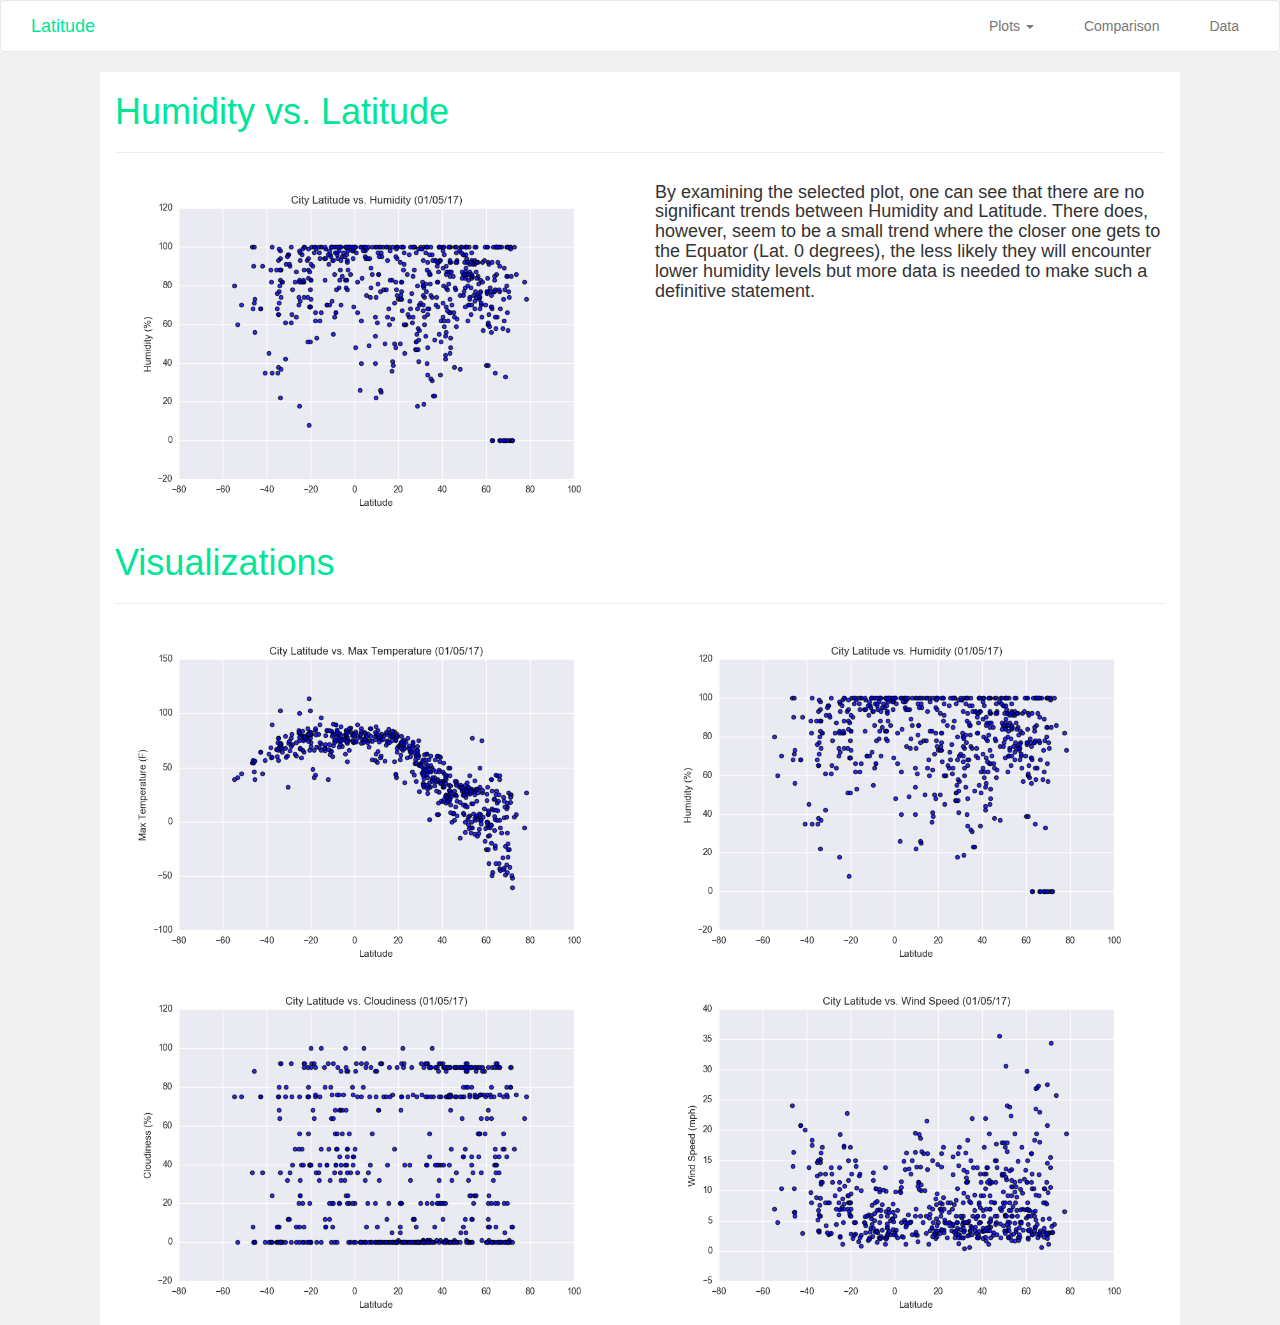
<file: HW12 Web/humid.html>
<!DOCTYPE html>
<html lang="en">
<head>
  <meta charset="UTF-8">
  <title>Latitude Analysis</title>
  <link rel="stylesheet" href="https://maxcdn.bootstrapcdn.com/bootstrap/3.3.7/css/bootstrap.min.css">
  <script src="https://ajax.googleapis.com/ajax/libs/jquery/3.3.1/jquery.min.js"></script>
  <script src="https://maxcdn.bootstrapcdn.com/bootstrap/3.3.7/js/bootstrap.min.js"></script>
  <link rel="stylesheet" href="styles.css">
</head>

<body>
  <nav class="navbar navbar-default">
    <div class="container-fluid">
        <div class="collapse navbar-collapse" id="bs-example-navbar-collapse-1">
            <div class="navbar-header">
                <a class="navbar-brand" href="index.html">Latitude</a>
            </div>

            <ul class="nav navbar-nav navbar-right">
              <li class="dropdown">
                <a href="#" class="dropdown-toggle" data-toggle="dropdown" role="button" aria-haspopup="true" aria-expanded="false">Plots <span class="caret"></span></a>
                <ul class="dropdown-menu">
                    <li><a href="temp.html">Max Temperature</a></li>
                    <li class="active"><a href="humid.html">Humidity</a></li>
                    <li><a href="cloud.html">Cloudiness</a></li>
                    <li><a href="wind.html">Wind Speed</a></li>
                  </ul>
                </li>
                <li><a href="comparison.html">Comparison</a></li>
                <li><a href="data.html">Data</a></li>
            </ul>
          </div>
    </div>
  </nav>
  <div class="container-fluid humidviz-cont">
        <div class="row">
            <div class="col-sm-12">
              <div class="box">
                <h1>Humidity vs. Latitude</h1>
                <hr>
                <div class="row">
                  <div class="col-sm-6">
                      <img src="Resources/assets/images/Fig2.png"  class="summaryhumid" alt="Latitude versus Temperature">
                  </div>
                  <div class="col-sm-6">
                    <h4>
                        By examining the selected plot, one can see that there are no significant trends between Humidity and Latitude. There does, however, seem to be a small trend where the closer one gets to the Equator (Lat. 0 degrees), the less likely they will encounter lower humidity levels but more data is needed to make such a definitive statement.
                    </h4>

                  </div>
                </div>
              </div>
            </div>
        </div>
      </div>
      <div class="container-fluid viz-cont-humid">
            <div class="row">
                <div class="col-sm-12">
                    <div class="box">
                      <h1>Visualizations</h1>
                      <hr>
                      <div class="row">
                        <div class="col-sm-6">
                          <a href="temp.html"> 
                            <img src="Resources/assets/images/Fig1.png"  class="tempviz" alt="Temperature v Lat">
                          </a>
                        </div>
                        <div class="col-sm-6">
                            <a href="humid.html"> 
                            <img src="Resources/assets/images/Fig2.png"  class="humidviz" alt="Humidity v Lat">
                            </a>
                        </div>
          
                      </div>
                      <div class="row">
                          <div class="col-sm-6">
                              <a href="cloud.html"> 
                              <img src="Resources/assets/images/Fig3.png"  class="cloudviz" alt="Cloudiness v Lat">
                              </a>
                          </div>
                          <div class="col-sm-6">
                              <a href="wind.html"> 
                              <img src="Resources/assets/images/Fig4.png"  class="windviz" alt="Wind Speed v Lat">
                              </a>
                          </div>
            
                        </div>
          
                    </div>
                </div>
            </div>
          </div>
  
</body>

</html>
</file>
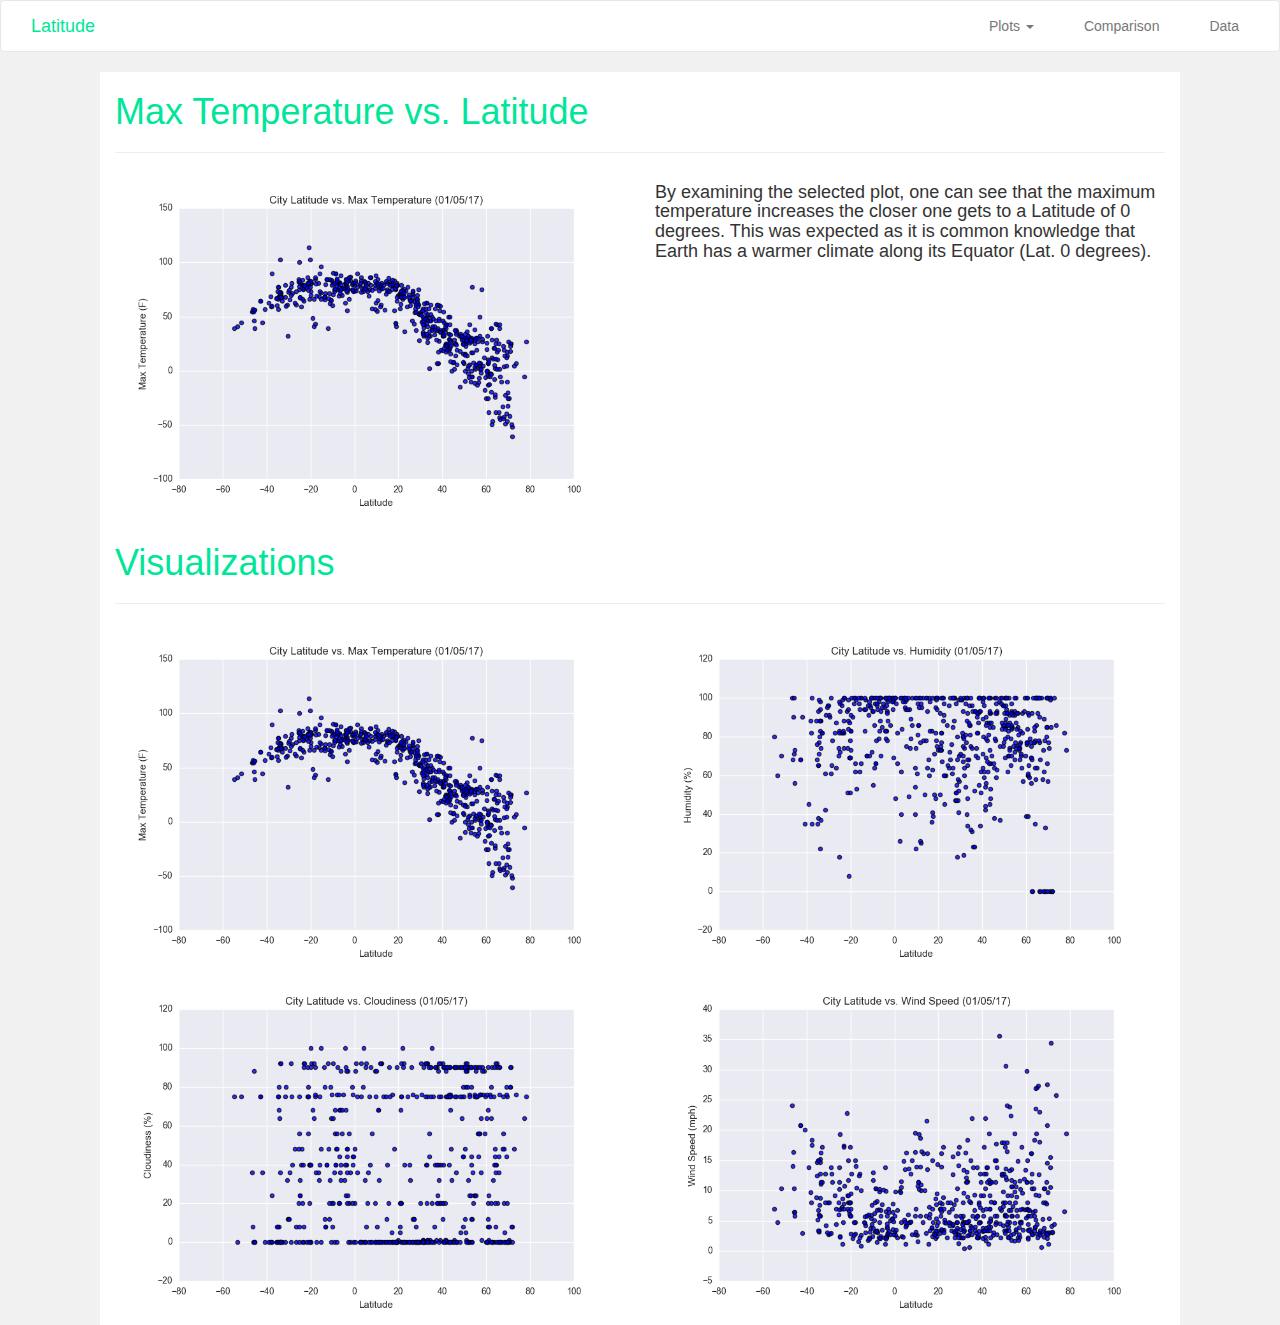
<file: HW12 Web/temp.html>
<!DOCTYPE html>
<html lang="en">
<head>
  <meta charset="UTF-8">
  <title>Latitude Analysis</title>
  <link rel="stylesheet" href="https://maxcdn.bootstrapcdn.com/bootstrap/3.3.7/css/bootstrap.min.css">
  <script src="https://ajax.googleapis.com/ajax/libs/jquery/3.3.1/jquery.min.js"></script>
  <script src="https://maxcdn.bootstrapcdn.com/bootstrap/3.3.7/js/bootstrap.min.js"></script>
  <link rel="stylesheet" href="styles.css">
</head>

<body>
  <nav class="navbar navbar-default">
    <div class="container-fluid">
        <div class="collapse navbar-collapse" id="bs-example-navbar-collapse-1">
            <div class="navbar-header">
                <a class="navbar-brand" href="index.html">Latitude</a>
            </div>

            <ul class="nav navbar-nav navbar-right">
              <li class="dropdown">
                <a href="#" class="dropdown-toggle" data-toggle="dropdown" role="button" aria-haspopup="true" aria-expanded="false">Plots <span class="caret"></span></a>
                <ul class="dropdown-menu">
                    <li class="active"><a href="temp.html">Max Temperature</a></li>
                    <li><a href="humid.html">Humidity</a></li>
                    <li><a href="cloud.html">Cloudiness</a></li>
                    <li><a href="wind.html">Wind Speed</a></li>
                  </ul>
                </li>
                <li><a href="comparison.html">Comparison</a></li>
                <li><a href="data.html">Data</a></li>
            </ul>
          </div>
    </div>
  </nav>
  <div class="container-fluid tempviz-cont">
        <div class="row">
            <div class="col-sm-12">
              <div class="box">
                <h1>Max Temperature vs. Latitude</h1>
                <hr>
                <div class="row">
                  <div class="col-sm-6">
                      <img src="Resources/assets/images/Fig1.png"  class="summarytemp" alt="Temperature v Lat">
                  </div>
                  <div class="col-sm-6">
                    <h4>
                    By examining the selected plot, one can see that the maximum temperature increases the closer one gets to a Latitude of 0 degrees. This was expected as it is common knowledge that Earth has a warmer climate along its Equator (Lat. 0 degrees).
                    </h4>

                  </div>
                </div>
              </div>
            </div>
        </div>
      </div>
      <div class="container-fluid viz-cont-temp">
            <div class="row">
                <div class="col-sm-12">
                    <div class="box">
                      <h1>Visualizations</h1>
                      <hr>
                      <div class="row">
                        <div class="col-sm-6">
                          <a href="temp.html"> 
                            <img src="Resources/assets/images/Fig1.png"  class="tempviz" alt="Temperature v Lat">
                          </a>
                        </div>
                        <div class="col-sm-6">
                            <a href="humid.html"> 
                            <img src="Resources/assets/images/Fig2.png"  class="humidviz" alt="Humidity v Lat">
                            </a>
                        </div>
          
                      </div>
                      <div class="row">
                          <div class="col-sm-6">
                              <a href="cloud.html"> 
                              <img src="Resources/assets/images/Fig3.png"  class="cloudviz" alt="Cloudiness v Lat">
                              </a>
                          </div>
                          <div class="col-sm-6">
                              <a href="wind.html"> 
                              <img src="Resources/assets/images/Fig4.png"  class="windviz" alt="Wind Speed v Lat">
                              </a>
                          </div>
            
                        </div>
          
                    </div>
                </div>
            </div>
          </div>
</body>

</html>
</file>
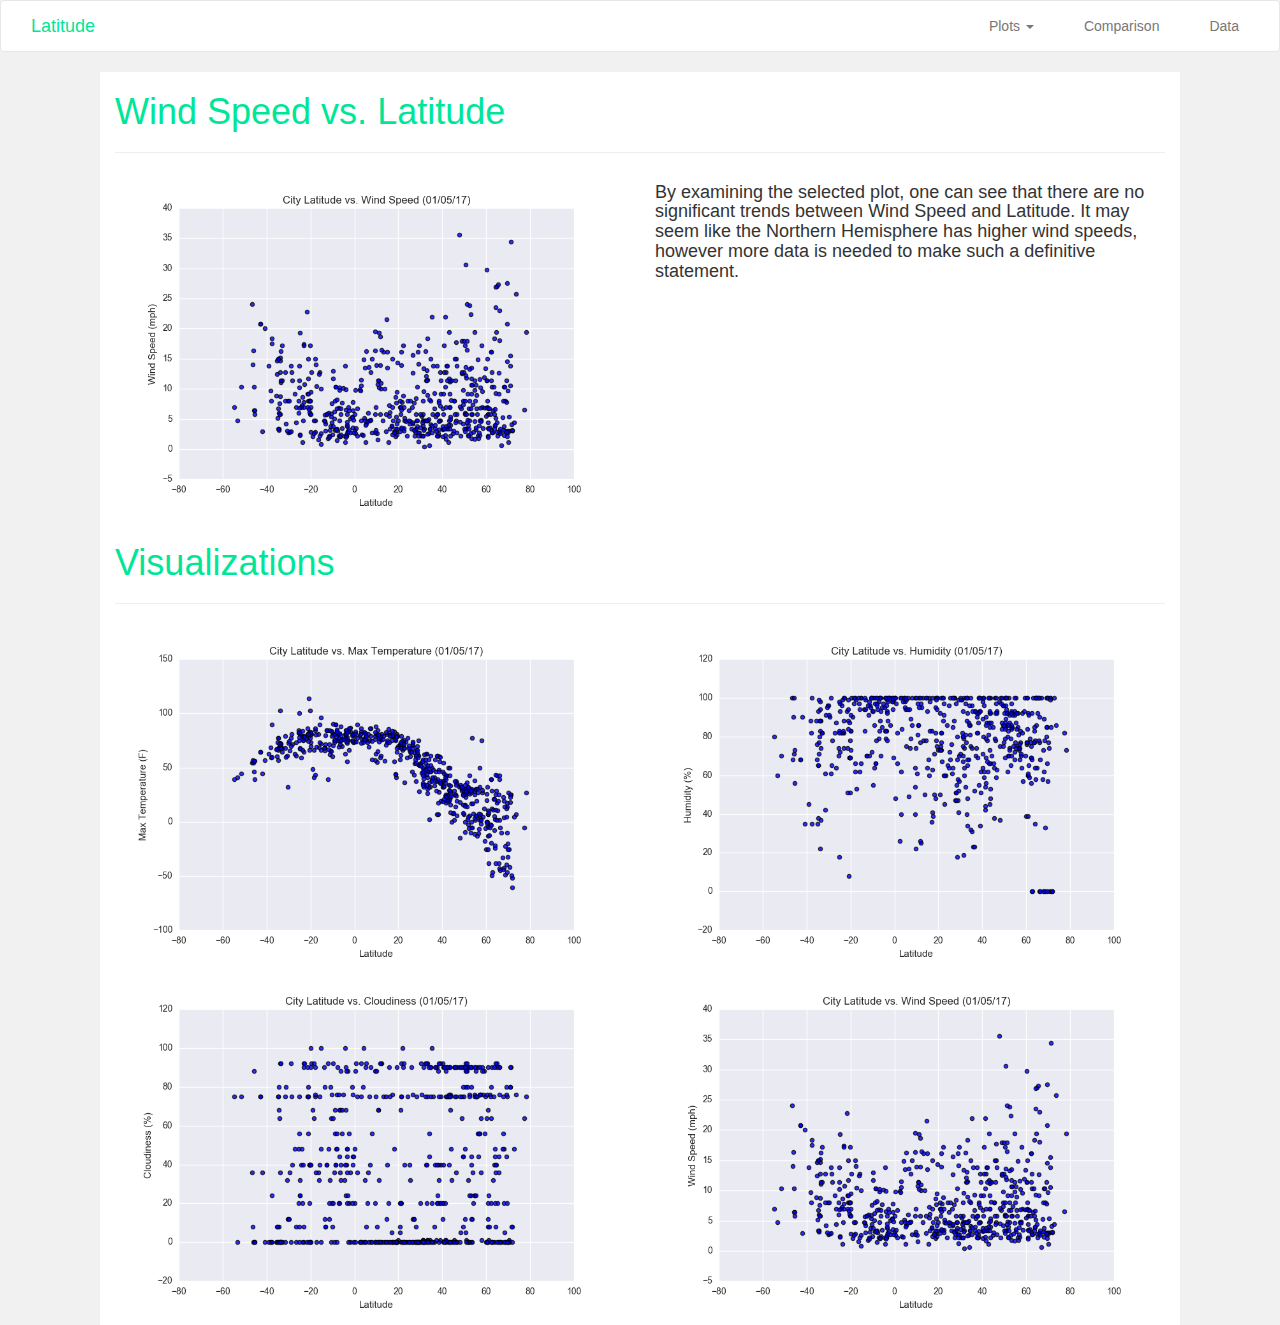
<file: HW12 Web/wind.html>
<!DOCTYPE html>
<html lang="en">
<head>
  <meta charset="UTF-8">
  <title>Latitude Analysis</title>
  <link rel="stylesheet" href="https://maxcdn.bootstrapcdn.com/bootstrap/3.3.7/css/bootstrap.min.css">
  <script src="https://ajax.googleapis.com/ajax/libs/jquery/3.3.1/jquery.min.js"></script>
  <script src="https://maxcdn.bootstrapcdn.com/bootstrap/3.3.7/js/bootstrap.min.js"></script>
  <link rel="stylesheet" href="styles.css">
</head>

<body>
  <nav class="navbar navbar-default">
    <div class="container-fluid">
        <div class="collapse navbar-collapse" id="bs-example-navbar-collapse-1">
            <div class="navbar-header">
                <a class="navbar-brand" href="index.html">Latitude</a>
            </div>

            <ul class="nav navbar-nav navbar-right">
              <li class="dropdown">
                <a href="#" class="dropdown-toggle" data-toggle="dropdown" role="button" aria-haspopup="true" aria-expanded="false">Plots <span class="caret"></span></a>
                <ul class="dropdown-menu">
                    <li><a href="temp.html">Max Temperature</a></li>
                    <li><a href="humid.html">Humidity</a></li>
                    <li><a href="cloud.html">Cloudiness</a></li>
                    <li class="active"><a href="wind.html">Wind Speed</a></li>
                  </ul>
                </li>
                <li><a href="comparison.html">Comparison</a></li>
                <li><a href="data.html">Data</a></li>
            </ul>
          </div>
    </div>
  </nav>
  <div class="container-fluid windviz-cont">
        <div class="row">
            <div class="col-sm-12">
              <div class="box">
                <h1>Wind Speed vs. Latitude</h1>
                <hr>
                <div class="row">
                  <div class="col-sm-6">
                      <img src="Resources/assets/images/Fig4.png"  class="summarywind" alt="Wind Speed v Lat">
                  </div>
                  <div class="col-sm-6">
                    <h4>
                    By examining the selected plot, one can see that there are no significant trends between Wind Speed and Latitude. It may seem like the Northern Hemisphere has higher wind speeds, however more data is needed to make such a definitive statement.
                    </h4>

                  </div>
                </div>
              </div>
            </div>
        </div>
      </div>
      <div class="container-fluid viz-cont-wind">
            <div class="row">
                <div class="col-sm-12">
                    <div class="box">
                      <h1>Visualizations</h1>
                      <hr>
                      <div class="row">
                        <div class="col-sm-6">
                          <a href="temp.html"> 
                            <img src="Resources/assets/images/Fig1.png"  class="tempviz" alt="Temperature v Lat">
                          </a>
                        </div>
                        <div class="col-sm-6">
                            <a href="humid.html"> 
                            <img src="Resources/assets/images/Fig2.png"  class="humidviz" alt="Humidity v Lat">
                            </a>
                        </div>
          
                      </div>
                      <div class="row">
                          <div class="col-sm-6">
                              <a href="cloud.html"> 
                              <img src="Resources/assets/images/Fig3.png"  class="cloudviz" alt="Cloudiness v Lat">
                              </a>
                          </div>
                          <div class="col-sm-6">
                              <a href="wind.html"> 
                              <img src="Resources/assets/images/Fig4.png"  class="windviz" alt="Wind Speed v Lat">
                              </a>
                          </div>
            
                        </div>
          
                    </div>
                </div>
            </div>
          </div>
  
</body>

</html>
</file>
<file: HW12 Web/styles.css>
body {
  background: #f1f1f1;
}
box {
  background: #f1f1f1;
}

h1 {
  color: #00e699;

}
h3 {
  color: #00e699;

}

.Home-button {
  background: #00e699;
  color: #00e699;
}

.data-cont {
  background: #ffffff;
  max-width: 1080px;
  margin: auto;
}

.summary-cont, .viz-cont, .tempviz-cont, .cloudviz-cont, .humidviz-cont, .windviz-cont, .viz-cont-temp, .viz-cont-cloud, .viz-cont-humid, .viz-cont-wind {
  background: #ffffff;
  max-width: 1080px;
  margin: auto;
}

.tempviz-cont > .tempviz {
  border: 20px;
  border-color: #00e699;
}

box {
  background:#ffffff
}

.navbar {
  background: #ffffff;
}

.navbar .Home-button a {
  background: #00e699;
}

.navbar-default .navbar-brand {
  color: #00e699
}

.summarytemp, .tempviz, .humidviz, .cloudviz, .windviz, .summarycloud, .summaryhumid, .summarywind {
  max-width: 100%;
  height: auto;
}

.navbar li {
  display: inline-block;
  margin-right: 10px;
  margin-left: 10px;
  cursor: pointer;
  background: #fff;
  border-radius: 3px;
}

.navbar li a {
  color: #000;
  text-decoration: none;
}


/* Adding media queries to show the drop-down, and hide the navbar when the screen is smaller than 480 pixels */
@media (max-width: 480px) {
  .navbar li {
    padding: 10px;
  }

  .post {
    margin-right: 30px;
    margin-left: 30px;
  }

  .navbar ul {
    visibility: hidden;
  }

  #nav-select {
    visibility: visible;
  }
}
</file>
